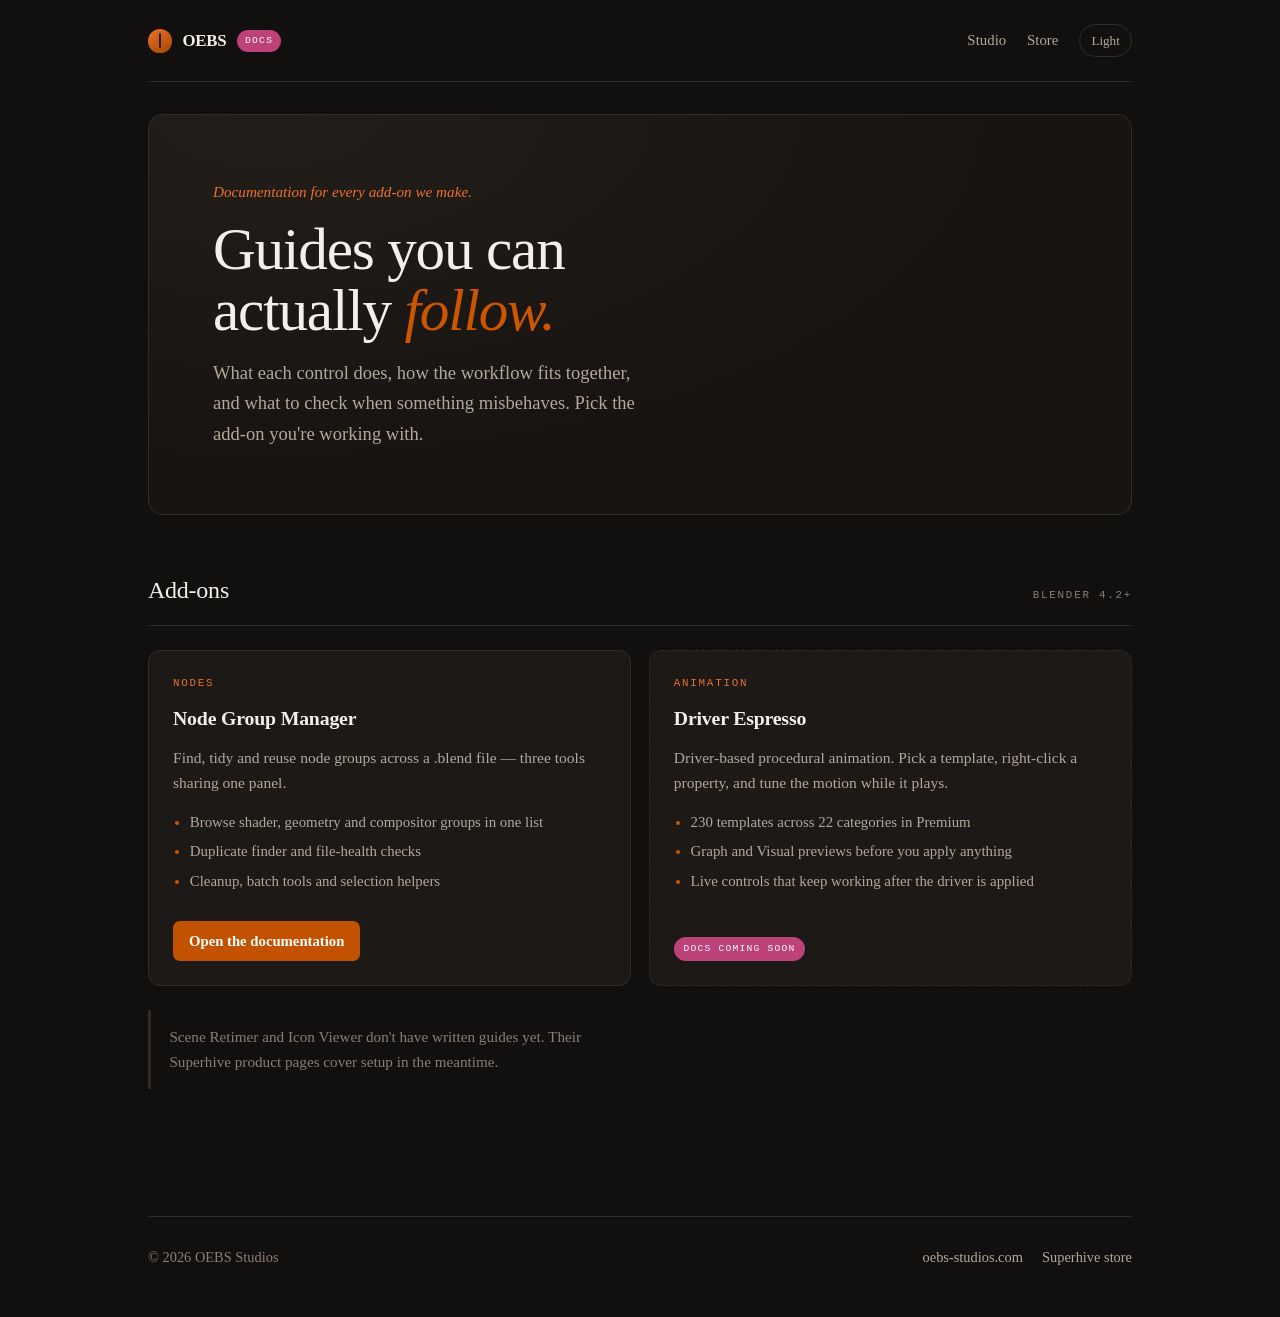
<file: index.html>
<!doctype html>
<html lang="en">
<head>
<meta charset="utf-8">
<meta name="viewport" content="width=device-width,initial-scale=1">
<title>OEBS Docs &mdash; Blender Add-on Documentation</title>
<meta name="description" content="Documentation for OEBS Studios Blender add-ons: Node Group Manager, Driver Espresso and more. Pick the add-on you are working with.">
<link rel="canonical" href="https://docs.oebs-studios.com/">
<meta property="og:type" content="website">
<meta property="og:site_name" content="OEBS Docs">
<meta property="og:title" content="OEBS Docs &mdash; Blender Add-on Documentation">
<meta property="og:description" content="Documentation for OEBS Studios Blender add-ons. Pick the add-on you are working with.">
<meta property="og:url" content="https://docs.oebs-studios.com/">
<meta name="twitter:card" content="summary">
<style>
  /* Tokens lifted from the documentation site so the two read as one brand. */
  :root{
    --o:#CC5500; --oLo:#A84600; --oHi:#E8722A; --btn:#C25100;
    --brand:#BD4279; --brandText:#C86491;
    --bg:#12100E; --bgHi:#171411; --sf:#1D1916; --sfHi:#231E1A;
    --bd:#332B25; --tx:#F4EFEA; --mu:#B3A79C; --dim:#8A7E74;
  }
  :root[data-theme="light"]{
    --bg:#FBF7F2; --bgHi:#F3ECE3; --sf:#FFFFFF; --sfHi:#F6EFE6;
    --bd:#E0D3C2; --tx:#1D1915; --mu:#4B423A; --dim:#77695C;
    --oHi:#A84600; --brandText:#A03866;
  }
  html{color-scheme:dark}
  :root[data-theme="light"]{color-scheme:light}

  *{box-sizing:border-box}
  body{
    margin:0;background:var(--bg);color:var(--mu);
    font:16px/1.65 Georgia,'Times New Roman',serif;
    -webkit-font-smoothing:antialiased;
    transition:background-color .18s ease,color .18s ease;
  }
  .wrap{max-width:64rem;margin:0 auto;padding-inline:20px}
  a{color:var(--oHi)}
  a:focus-visible,button:focus-visible{outline:2px solid var(--o);outline-offset:3px;border-radius:3px}

  .mono{
    font-family:ui-monospace,Menlo,Consolas,monospace;
    font-size:.68rem;letter-spacing:.16em;text-transform:uppercase;
  }

  /* ---------- masthead ---------- */
  header.site{
    display:flex;align-items:center;justify-content:space-between;gap:1rem;
    padding-block:1.5rem;border-bottom:1px solid var(--bd);
  }
  .wordmark{display:flex;align-items:center;gap:.65rem;text-decoration:none;color:var(--tx)}
  .bean{
    width:1.5rem;height:1.5rem;flex:none;border-radius:50% 50% 48% 48%;
    background:linear-gradient(150deg,var(--oHi),var(--oLo));position:relative;
  }
  .bean::after{
    content:"";position:absolute;inset:18% 46%;border-radius:2px;
    background:var(--bg);opacity:.85;
  }
  .wordmark b{font-size:1.05rem;letter-spacing:-.01em;font-weight:700}
  .badge{
    font-family:ui-monospace,Menlo,Consolas,monospace;font-size:.6rem;
    letter-spacing:.14em;text-transform:uppercase;color:#fff;
    background:var(--brand);border-radius:999px;padding:.2rem .5rem;
  }
  nav.site{display:flex;gap:1.3rem;align-items:center}
  nav.site a{color:var(--mu);text-decoration:none;font-size:.93rem}
  nav.site a:hover{color:var(--tx)}
  #theme{
    background:transparent;border:1px solid var(--bd);border-radius:999px;
    color:var(--mu);padding:.3rem .7rem;font:inherit;font-size:.82rem;cursor:pointer;
  }
  #theme:hover{color:var(--tx);border-color:var(--oHi)}

  /* ---------- hero ---------- */
  .hero{
    margin-top:2rem;padding:clamp(2.5rem,6vw,4rem);border-radius:14px;
    background:radial-gradient(120% 140% at 12% 0%,var(--sfHi),var(--bgHi) 62%);
    border:1px solid var(--bd);
  }
  .kicker{color:var(--oHi);font-style:italic;font-size:.95rem;margin-bottom:.9rem;display:block}
  h1{
    font-size:clamp(2.2rem,6.4vw,3.7rem);line-height:1.04;letter-spacing:-.02em;
    color:var(--tx);margin:0 0 1rem;max-width:17ch;font-weight:400;text-wrap:balance;
  }
  h1 em{font-style:italic;color:var(--o)}
  .hero p{font-size:clamp(1.02rem,2.3vw,1.16rem);max-width:48ch;margin:0}
  .facts{display:flex;flex-wrap:wrap;gap:.45rem;margin-top:1.8rem}
  .fact{border:1px solid var(--bd);border-radius:999px;padding:.3rem .75rem;color:var(--dim);background:var(--sf)}

  /* ---------- sections ---------- */
  section{padding-block:clamp(2.5rem,6vw,3.5rem)}
  .sec-head{
    display:flex;align-items:baseline;justify-content:space-between;gap:1rem;
    padding-bottom:.9rem;margin-bottom:1.5rem;border-bottom:1px solid var(--bd);
  }
  .sec-head h2{font-size:1.5rem;color:var(--tx);margin:0;font-weight:400;letter-spacing:-.01em}
  .sec-head .mono{color:var(--dim)}

  /* ---------- products ---------- */
  .products{display:grid;gap:1rem;grid-template-columns:repeat(auto-fit,minmax(17.5rem,1fr))}
  .product{
    background:var(--sf);border:1px solid var(--bd);border-radius:12px;
    padding:1.45rem;display:flex;flex-direction:column;gap:.55rem;
    transition:border-color .15s ease;
  }
  .product:hover{border-color:var(--oLo)}
  .product-top{display:flex;align-items:flex-start;justify-content:space-between;gap:.8rem}
  .product h3{font-size:1.18rem;color:var(--tx);margin:0;font-weight:700;letter-spacing:-.01em}
  .price{
    font-family:ui-monospace,Menlo,Consolas,monospace;font-size:.86rem;
    color:var(--tx);white-space:nowrap;font-variant-numeric:tabular-nums;
  }
  .price.soon{
    font-size:.6rem;letter-spacing:.13em;text-transform:uppercase;
    color:#fff;background:var(--brand);border-radius:999px;padding:.25rem .55rem;
  }
  .product p{margin:0;font-size:.96rem;flex:1}
  .editions{display:flex;flex-wrap:wrap;gap:.35rem;margin-top:.25rem}
  .editions span{
    font-family:ui-monospace,Menlo,Consolas,monospace;font-size:.66rem;
    color:var(--dim);border:1px dashed var(--bd);border-radius:4px;padding:.18rem .45rem;
  }
  .links{display:flex;flex-wrap:wrap;gap:.45rem;margin-top:.75rem}
  .links a{
    text-decoration:none;font-size:.9rem;font-weight:700;padding:.45rem .9rem;
    border-radius:7px;border:1px solid var(--bd);color:var(--tx);
  }
  .links a.primary{background:var(--btn);border-color:var(--btn);color:#fff}
  .links a.primary:hover{background:var(--o);border-color:var(--o)}
  .links a:not(.primary):hover{border-color:var(--oHi);color:var(--oHi)}

  /* ---------- about ---------- */
  .about{display:grid;gap:1.6rem 3rem;grid-template-columns:repeat(auto-fit,minmax(16rem,1fr));align-items:start}
  .about h3{font-size:1.03rem;color:var(--tx);margin:0 0 .35rem;font-weight:700}
  .about p{margin:0;font-size:.96rem}

  /* ---------- footer ---------- */
  footer.site{
    margin-top:clamp(2rem,5vw,3.5rem);padding-block:1.8rem 3rem;border-top:1px solid var(--bd);
    display:flex;flex-wrap:wrap;gap:.8rem 2rem;align-items:center;justify-content:space-between;
  }
  footer.site p{margin:0;font-size:.9rem;color:var(--dim)}
  footer.site .flinks{display:flex;flex-wrap:wrap;gap:1.2rem}
  footer.site a{color:var(--mu);text-decoration:none;font-size:.9rem}
  footer.site a:hover{color:var(--tx)}

  @media (max-width:540px){
    nav.site a.hide-sm{display:none}
    .hero{padding:1.8rem 1.4rem}
  }
</style>
<style>
  .cards{display:grid;gap:1.1rem;grid-template-columns:repeat(auto-fit,minmax(19rem,1fr))}
  .card{
    background:var(--sf);border:1px solid var(--bd);border-radius:12px;
    padding:1.5rem;display:flex;flex-direction:column;gap:.6rem;
    transition:border-color .15s ease;
  }
  .card:hover{border-color:var(--oLo)}
  .card.pending{border-style:dashed}
  .card .eyebrow{color:var(--oHi)}
  .card h3{font-size:1.24rem;color:var(--tx);margin:0;font-weight:700;letter-spacing:-.01em}
  .card p{margin:0;font-size:.97rem}
  .card ul{margin:.3rem 0 0;padding-left:1.05rem;font-size:.93rem;display:grid;gap:.3rem}
  .card li::marker{color:var(--o)}
  .card .foot{margin-top:auto;padding-top:1.1rem}
  .card .foot a{
    display:inline-block;text-decoration:none;font-weight:700;font-size:.92rem;
    padding:.5rem 1rem;border-radius:7px;background:var(--btn);color:#fff;
  }
  .card .foot a:hover{background:var(--o)}
  .card .soon{
    display:inline-block;font-family:ui-monospace,Menlo,Consolas,monospace;
    font-size:.6rem;letter-spacing:.13em;text-transform:uppercase;
    color:#fff;background:var(--brand);border-radius:999px;padding:.26rem .6rem;
  }
  .note{
    margin-top:1.5rem;padding:.9rem 1.15rem;border-left:3px solid var(--bd);
    font-size:.95rem;color:var(--dim);max-width:62ch;
  }
</style>
</head>
<body>
<div class="wrap">

  <header class="site">
    <a class="wordmark" href="/">
      <span class="bean" aria-hidden="true"></span>
      <b>OEBS</b><span class="badge">Docs</span>
    </a>
    <nav class="site">
      <a href="https://oebs-studios.com/">Studio</a>
      <a href="https://superhivemarket.com/creators/oebs-studios">Store</a>
      <button id="theme" type="button" aria-pressed="false">Light</button>
    </nav>
  </header>

  <div class="hero">
    <span class="kicker">Documentation for every add-on we make.</span>
    <h1>Guides you can actually <em>follow.</em></h1>
    <p>What each control does, how the workflow fits together, and what to check when something misbehaves. Pick the add-on you're working with.</p>
  </div>

  <section>
    <div class="sec-head">
      <h2>Add-ons</h2>
      <span class="mono">Blender 4.2+</span>
    </div>

    <div class="cards">

      <article class="card">
        <span class="eyebrow mono">Nodes</span>
        <h3>Node Group Manager</h3>
        <p>Find, tidy and reuse node groups across a .blend file &mdash; three tools sharing one panel.</p>
        <ul>
          <li>Browse shader, geometry and compositor groups in one list</li>
          <li>Duplicate finder and file-health checks</li>
          <li>Cleanup, batch tools and selection helpers</li>
        </ul>
        <div class="foot"><a href="NodeGroupManager/">Open the documentation</a></div>
      </article>

      <article class="card pending">
        <span class="eyebrow mono">Animation</span>
        <h3>Driver Espresso</h3>
        <p>Driver-based procedural animation. Pick a template, right-click a property, and tune the motion while it plays.</p>
        <ul>
          <li>230 templates across 22 categories in Premium</li>
          <li>Graph and Visual previews before you apply anything</li>
          <li>Live controls that keep working after the driver is applied</li>
        </ul>
        <div class="foot"><span class="soon">Docs coming soon</span></div>
      </article>

    </div>

    <p class="note">Scene Retimer and Icon Viewer don't have written guides yet. Their Superhive product pages cover setup in the meantime.</p>
  </section>

  <footer class="site">
    <p>&copy; 2026 OEBS Studios</p>
    <div class="flinks">
      <a href="https://oebs-studios.com/">oebs-studios.com</a>
      <a href="https://superhivemarket.com/creators/oebs-studios">Superhive store</a>
    </div>
  </footer>

</div>
<script>
  // Matches the documentation site: dark by default, manual light toggle, remembered.
  (function(){
    var root = document.documentElement, btn = document.getElementById('theme');
    function paint(light){
      if(light){ root.setAttribute('data-theme','light'); }
      else { root.removeAttribute('data-theme'); }
      btn.textContent = light ? 'Dark' : 'Light';
      btn.setAttribute('aria-pressed', light ? 'true' : 'false');
    }
    var saved = null;
    try { saved = localStorage.getItem('oebs-theme'); } catch(e){}
    paint(saved === 'light');
    btn.addEventListener('click', function(){
      var light = root.getAttribute('data-theme') !== 'light';
      paint(light);
      try { localStorage.setItem('oebs-theme', light ? 'light' : 'dark'); } catch(e){}
    });
  })();
</script>
</body>
</html>
</file>
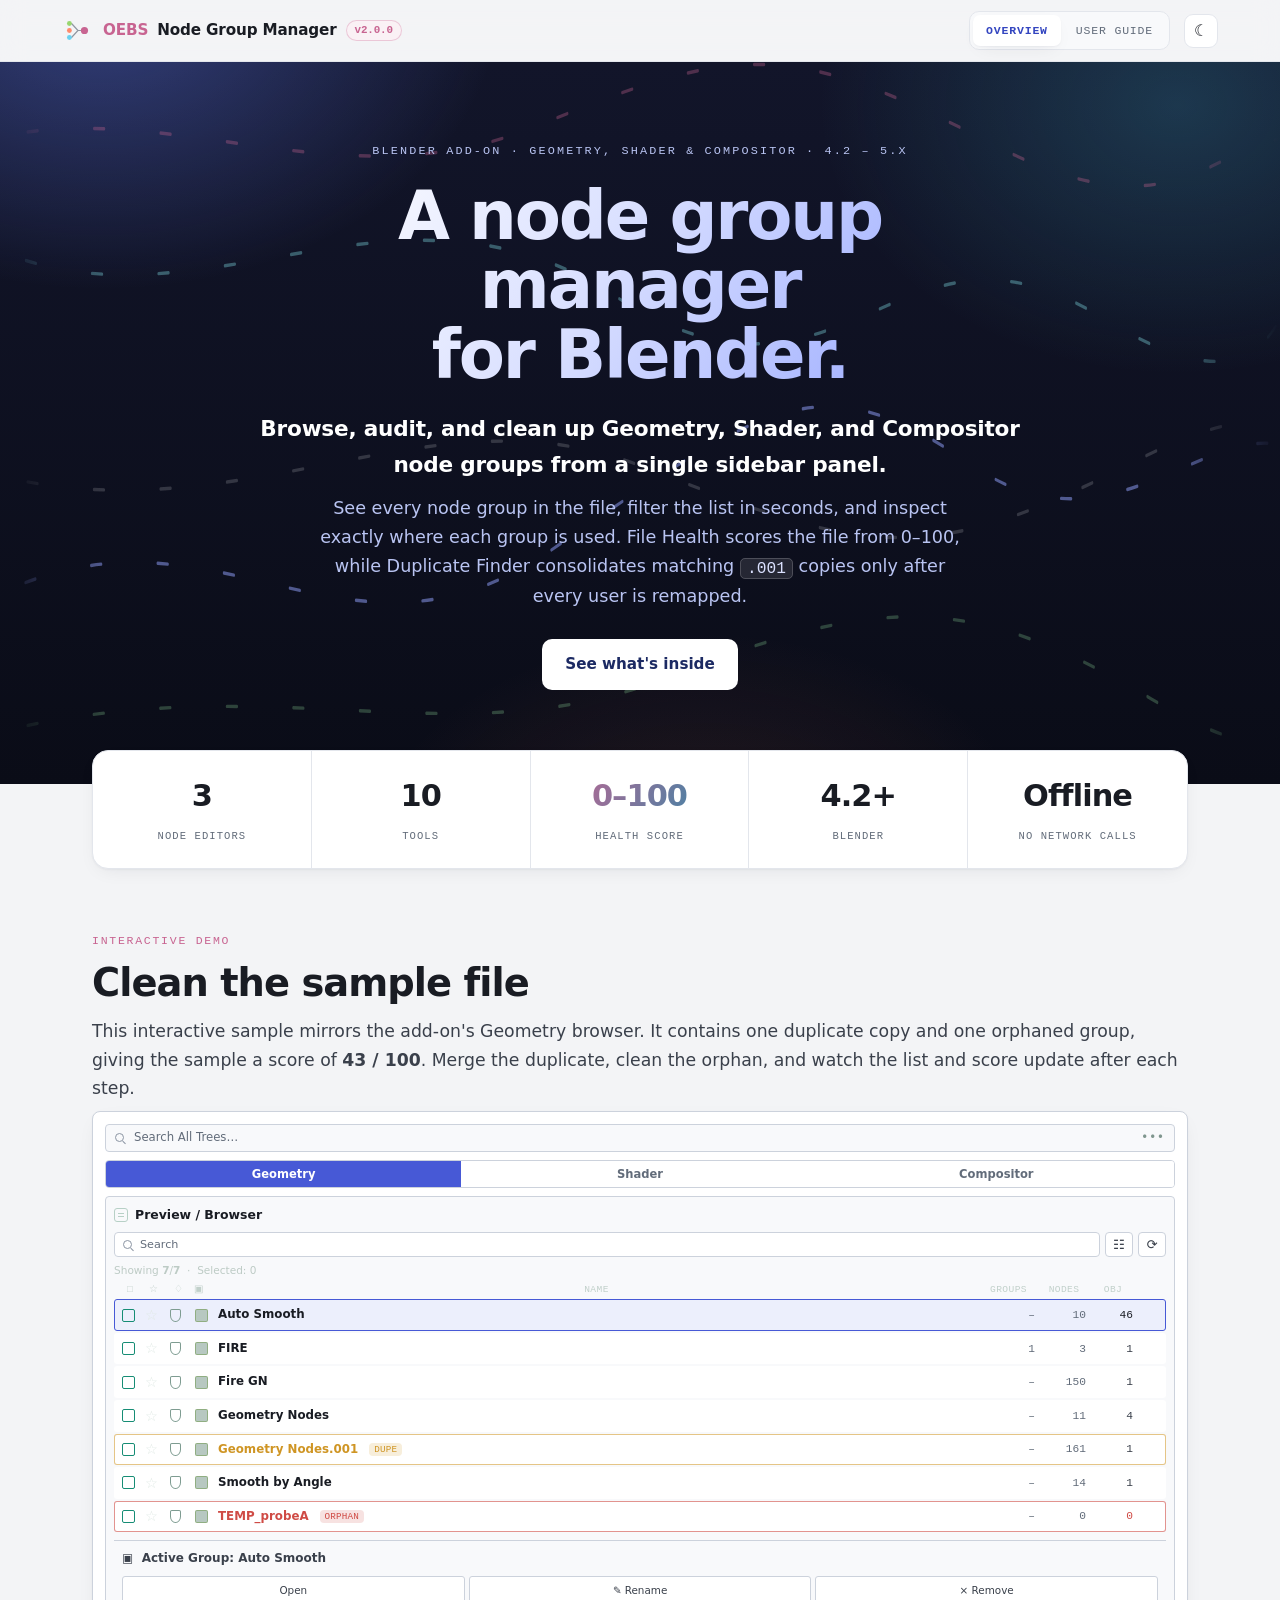
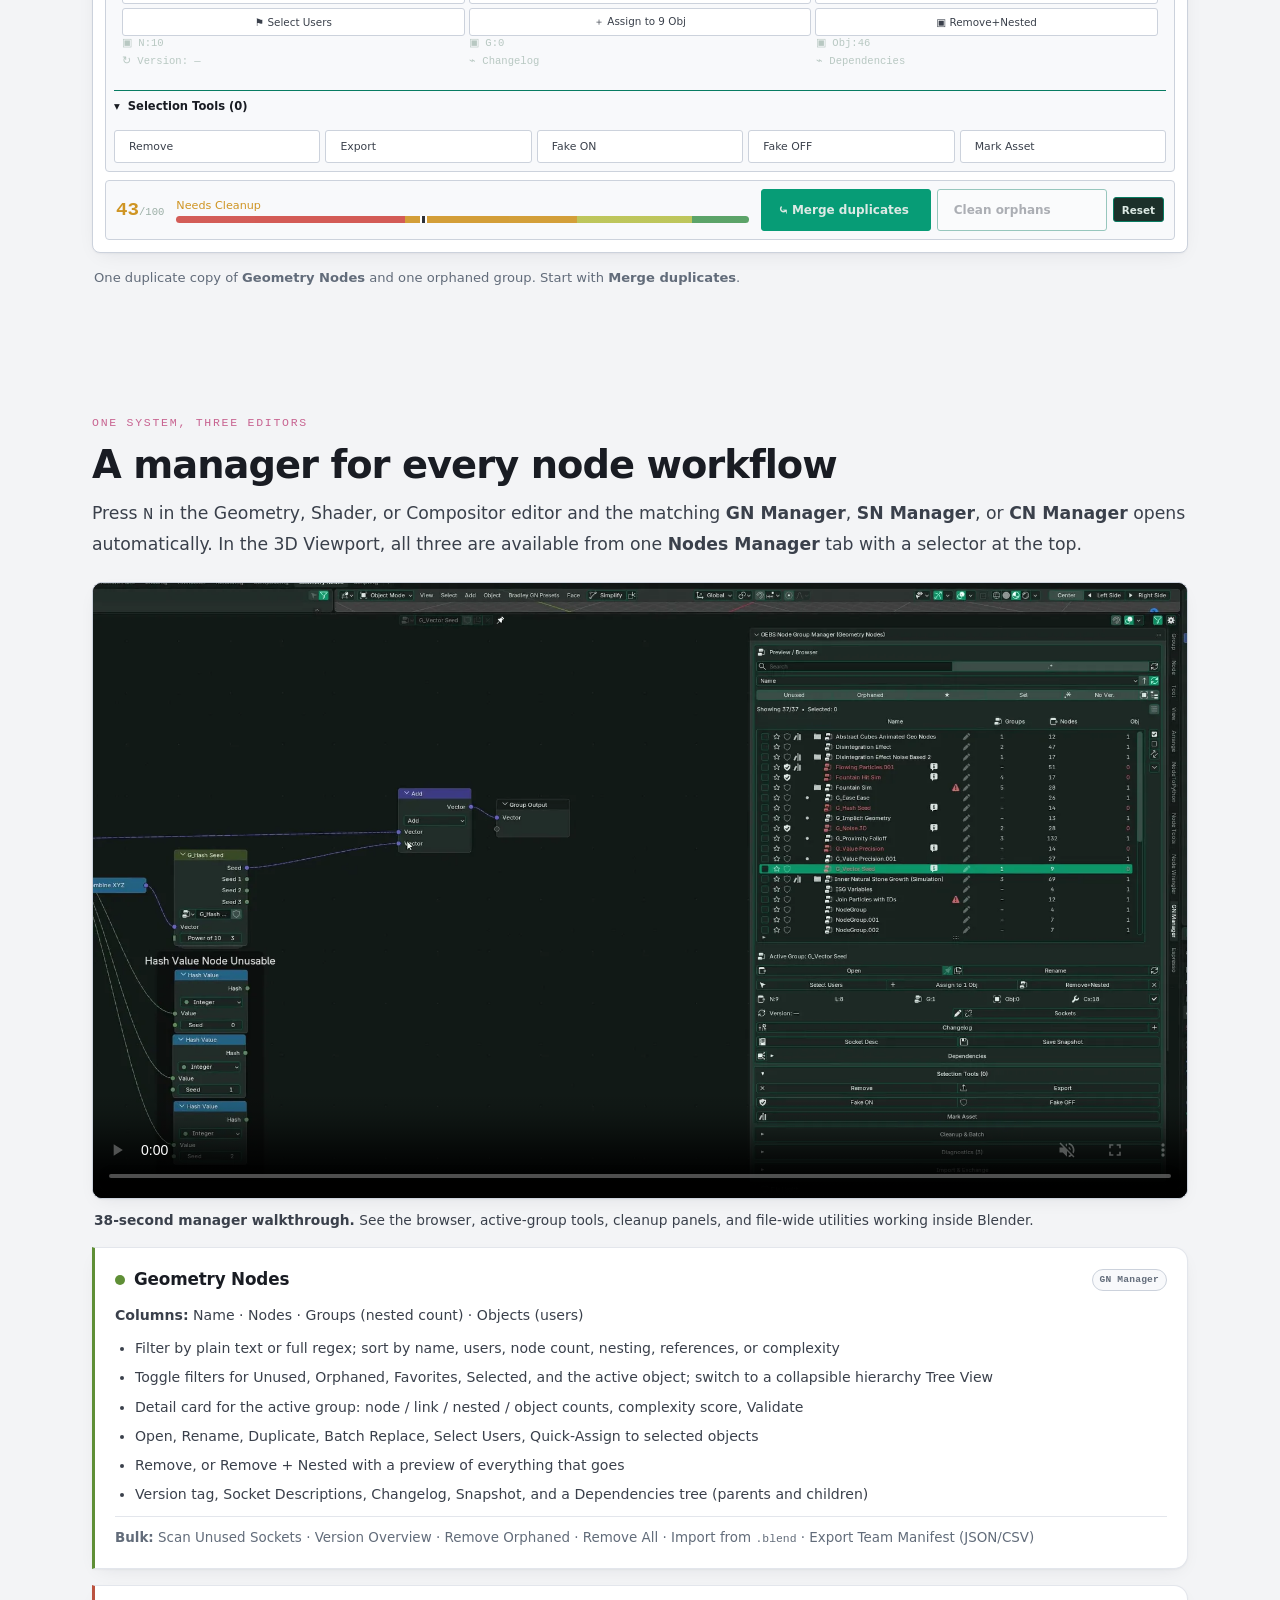
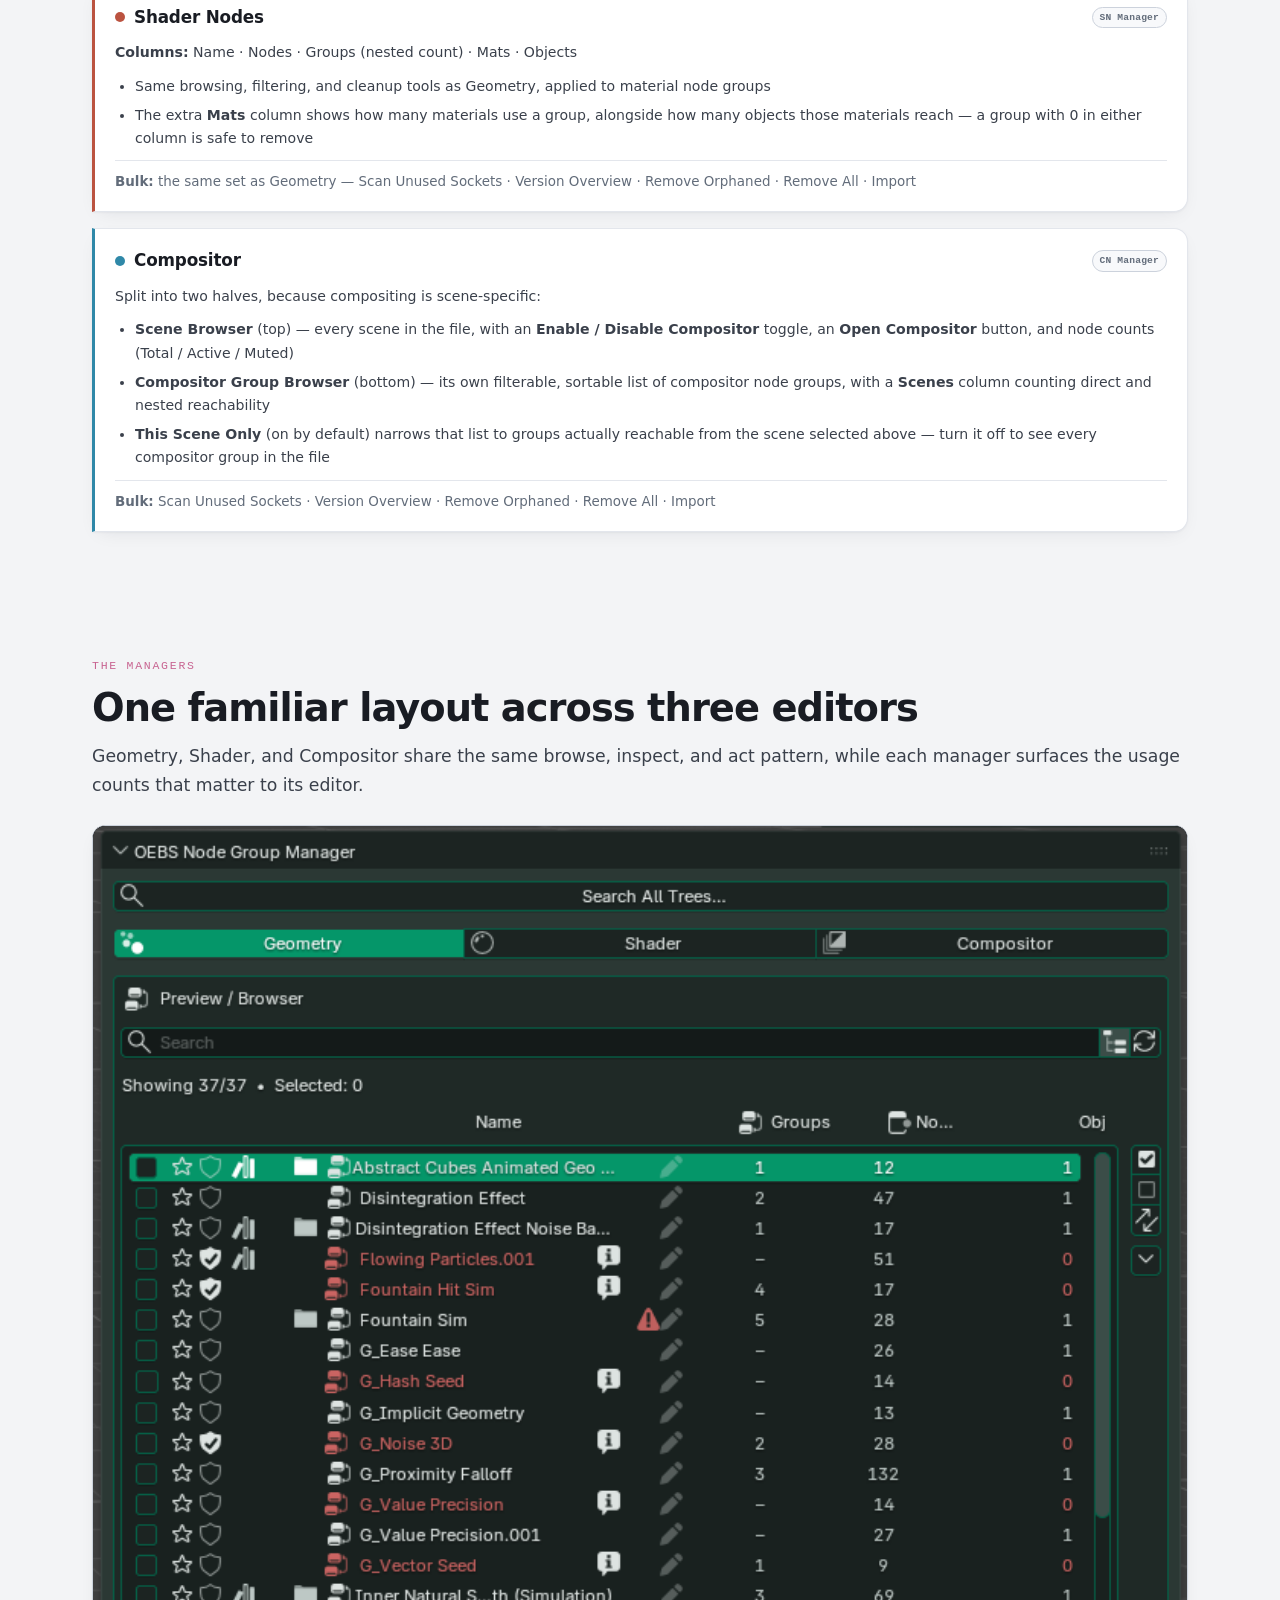
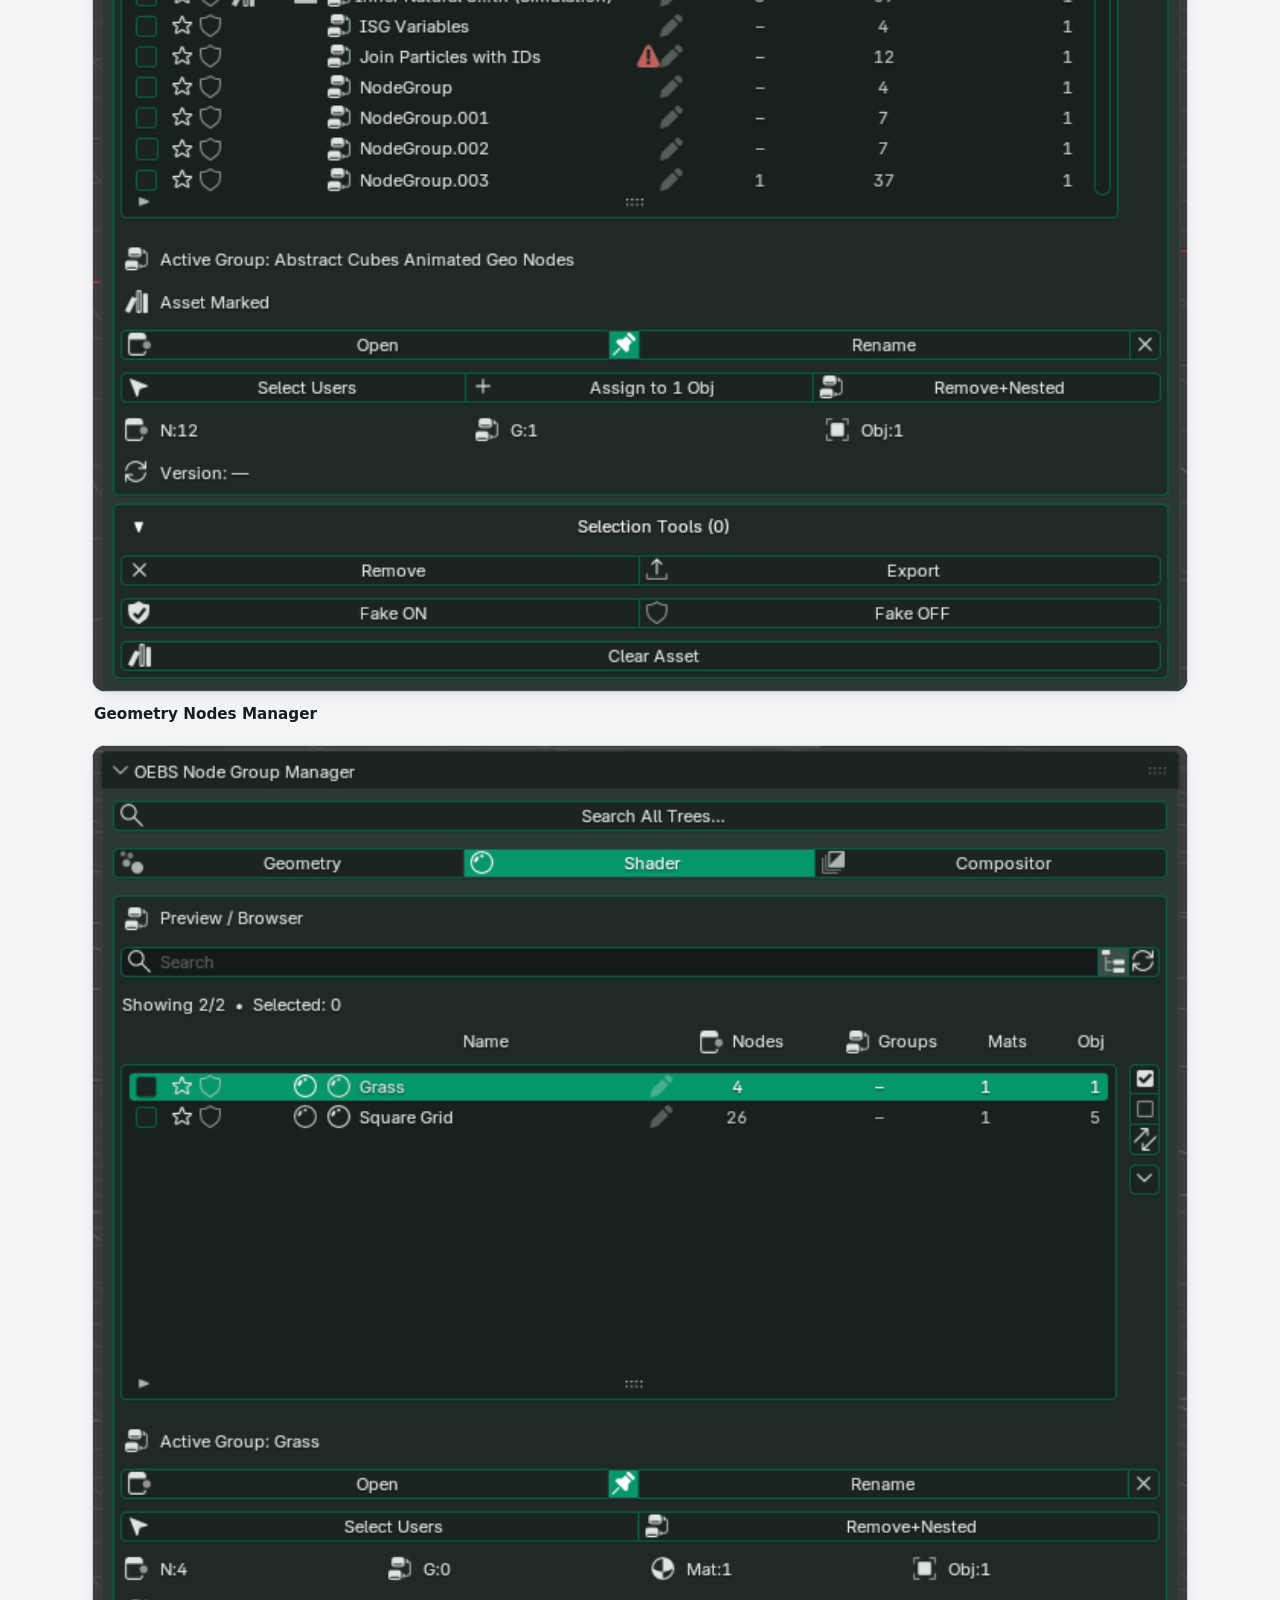
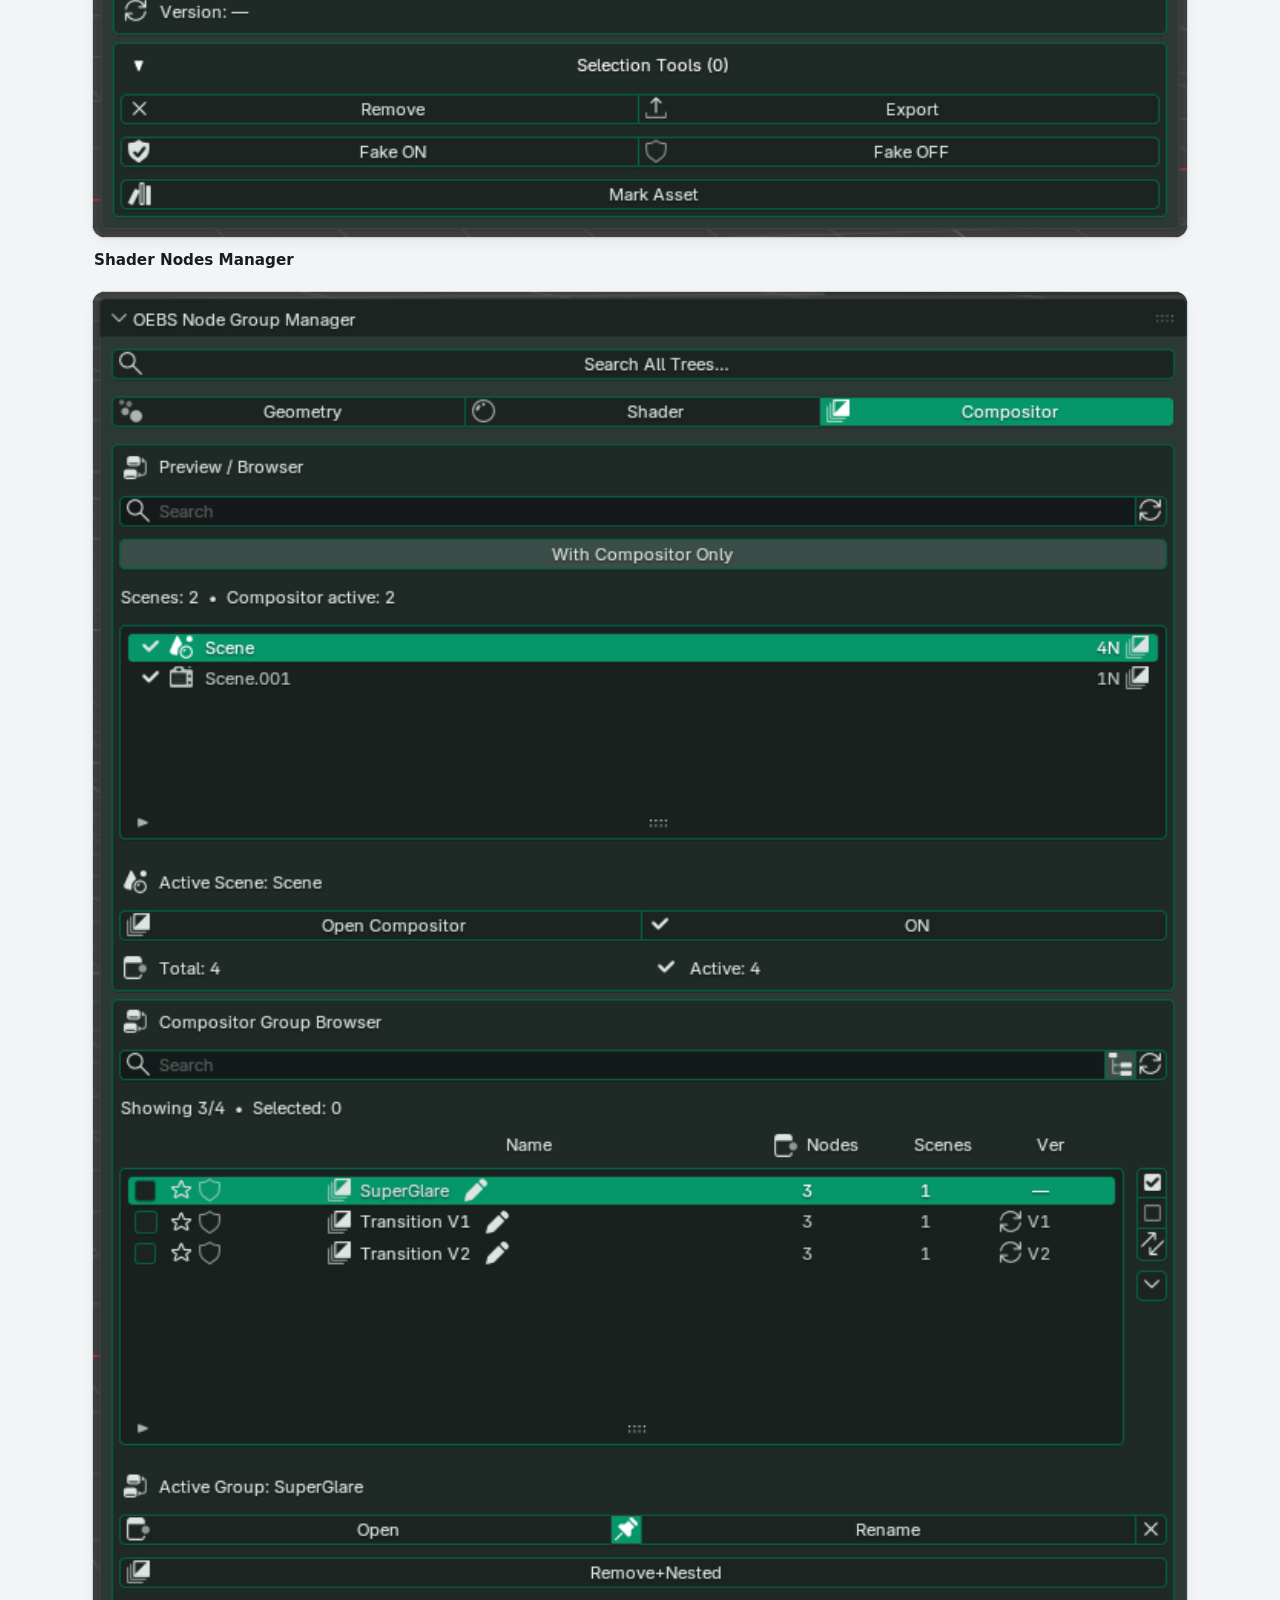
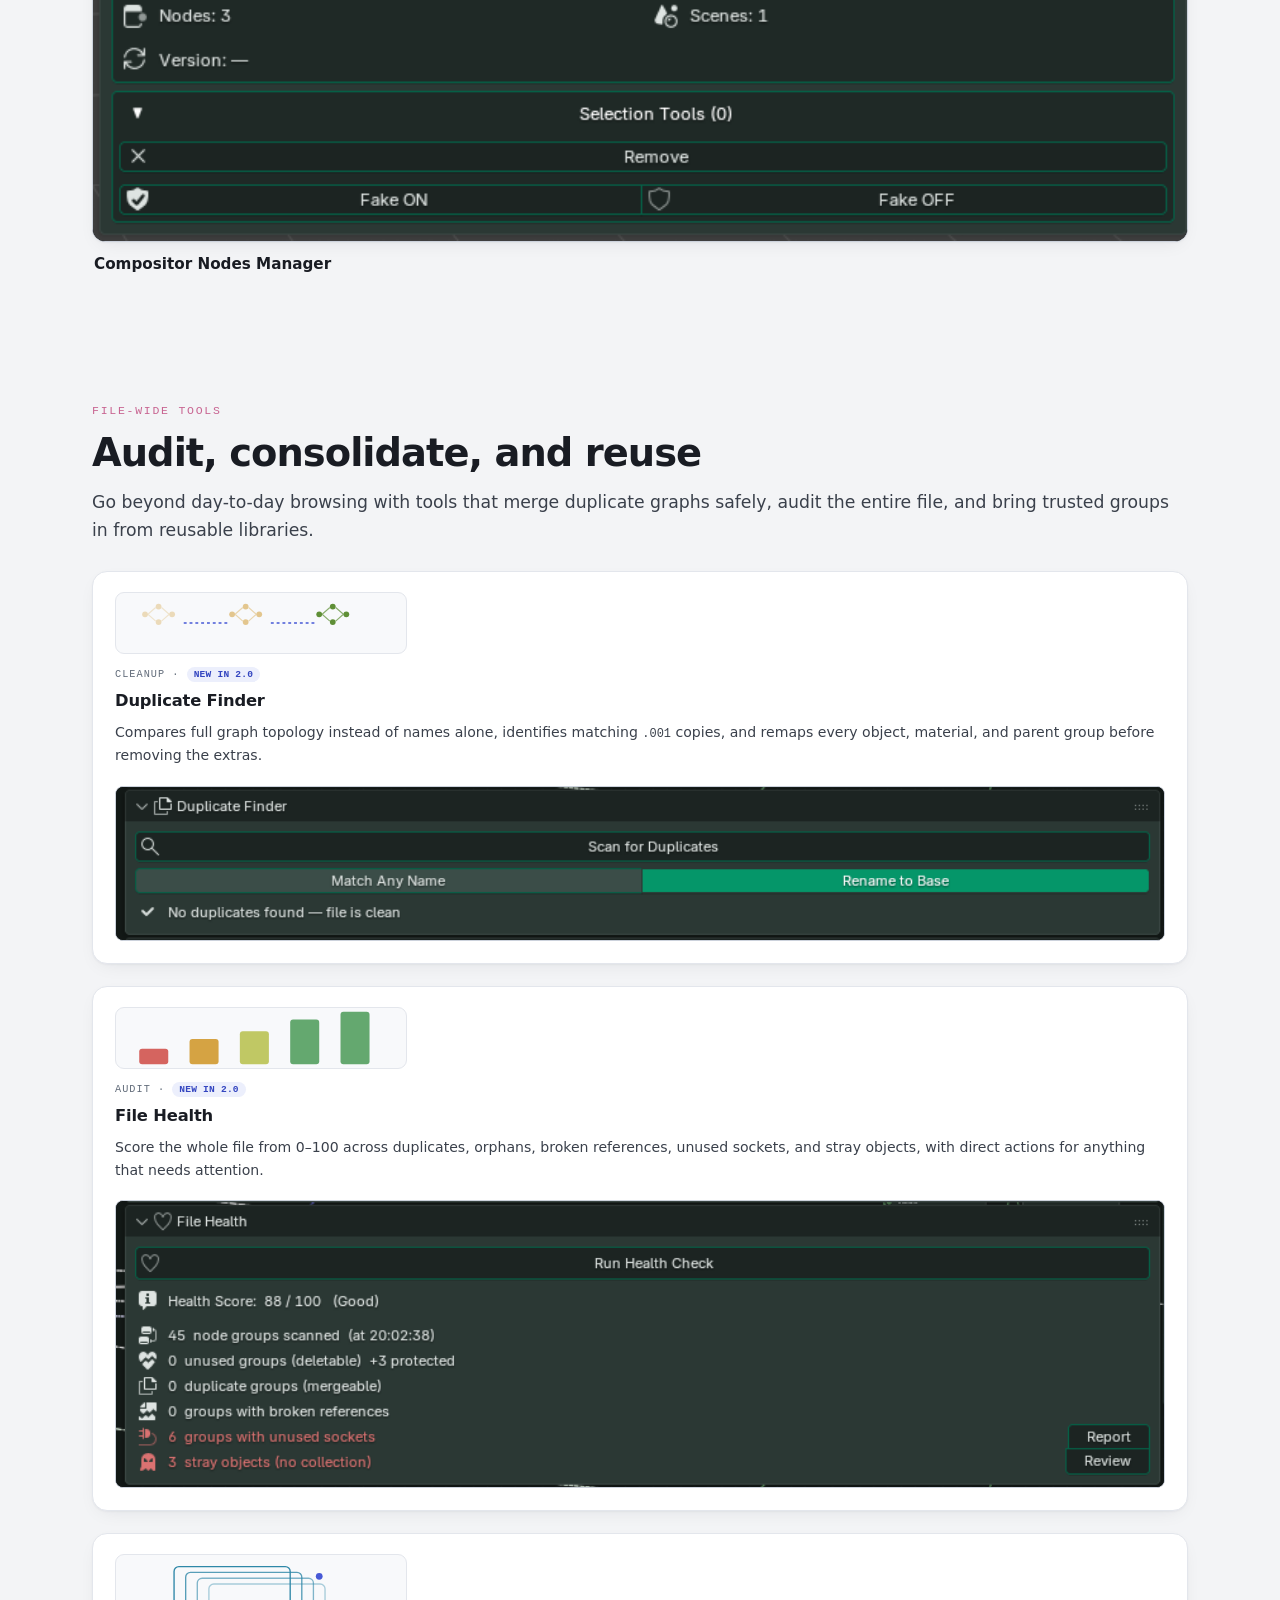
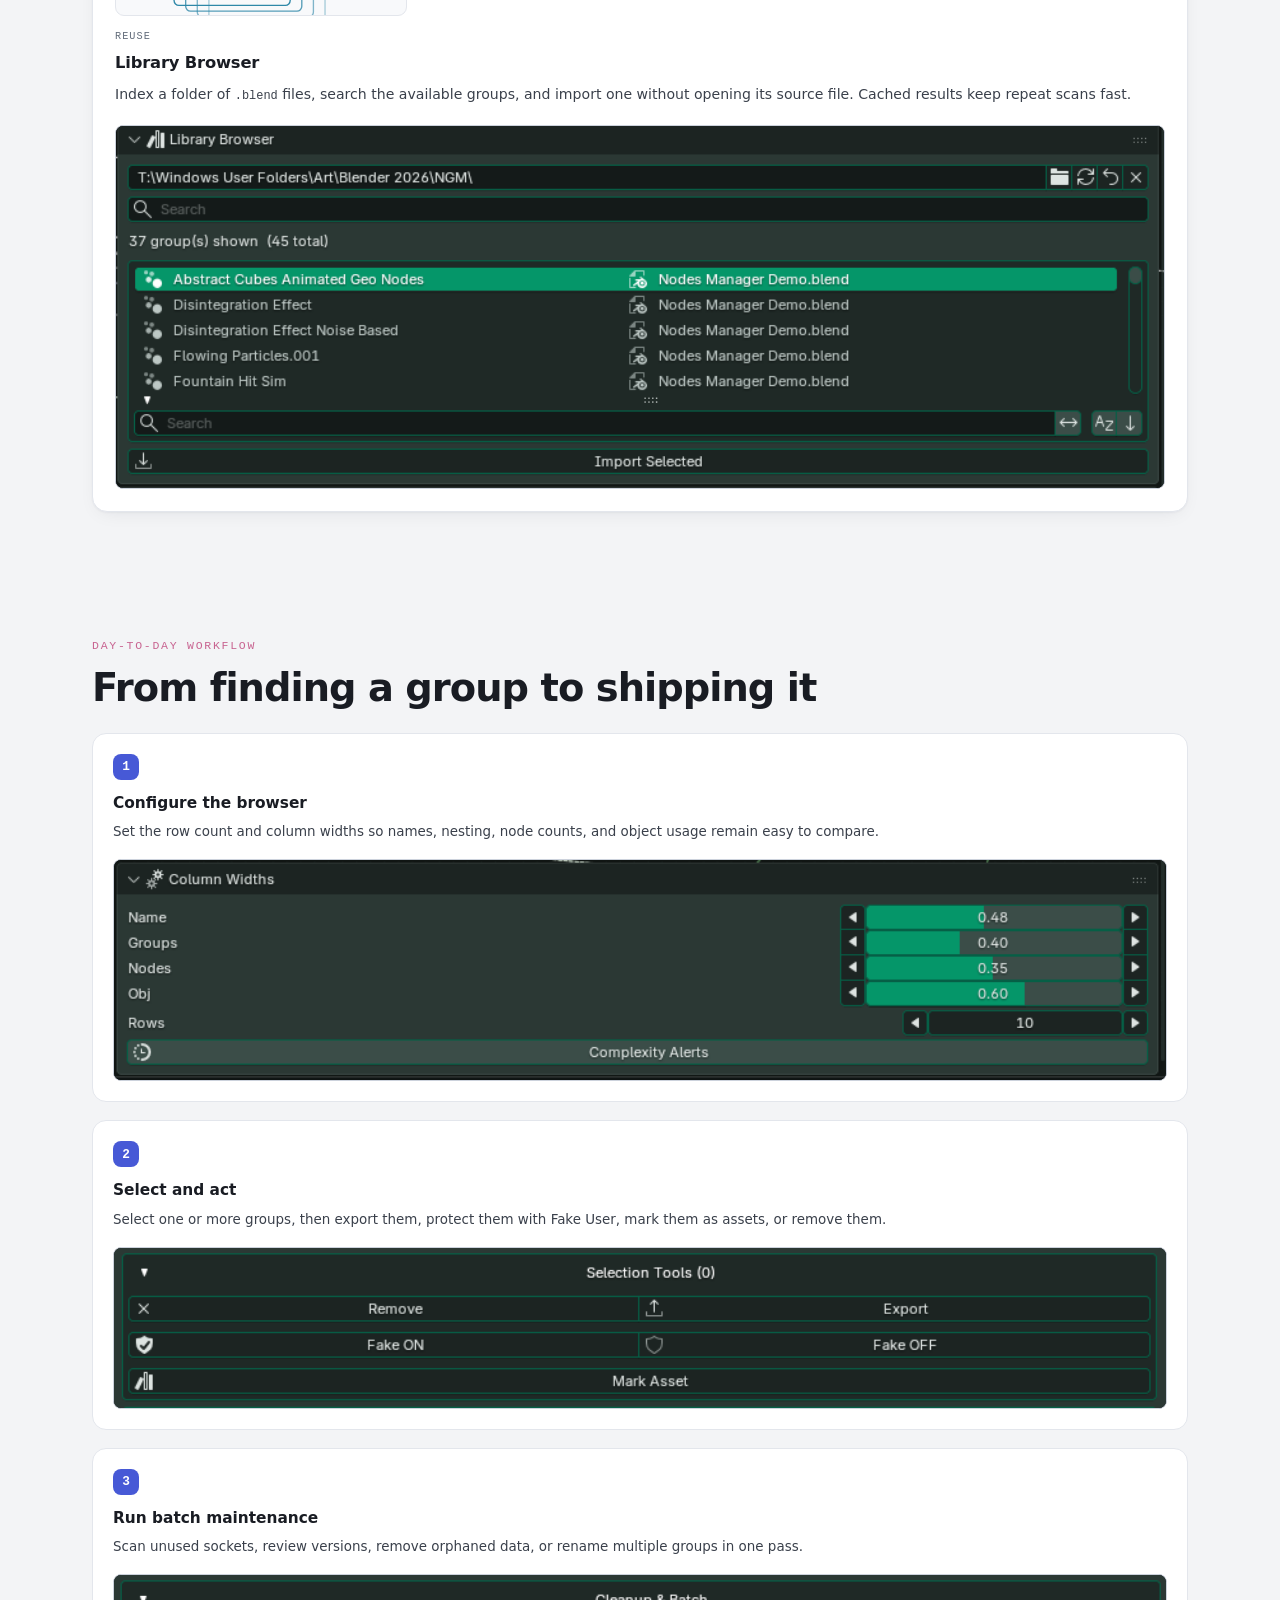
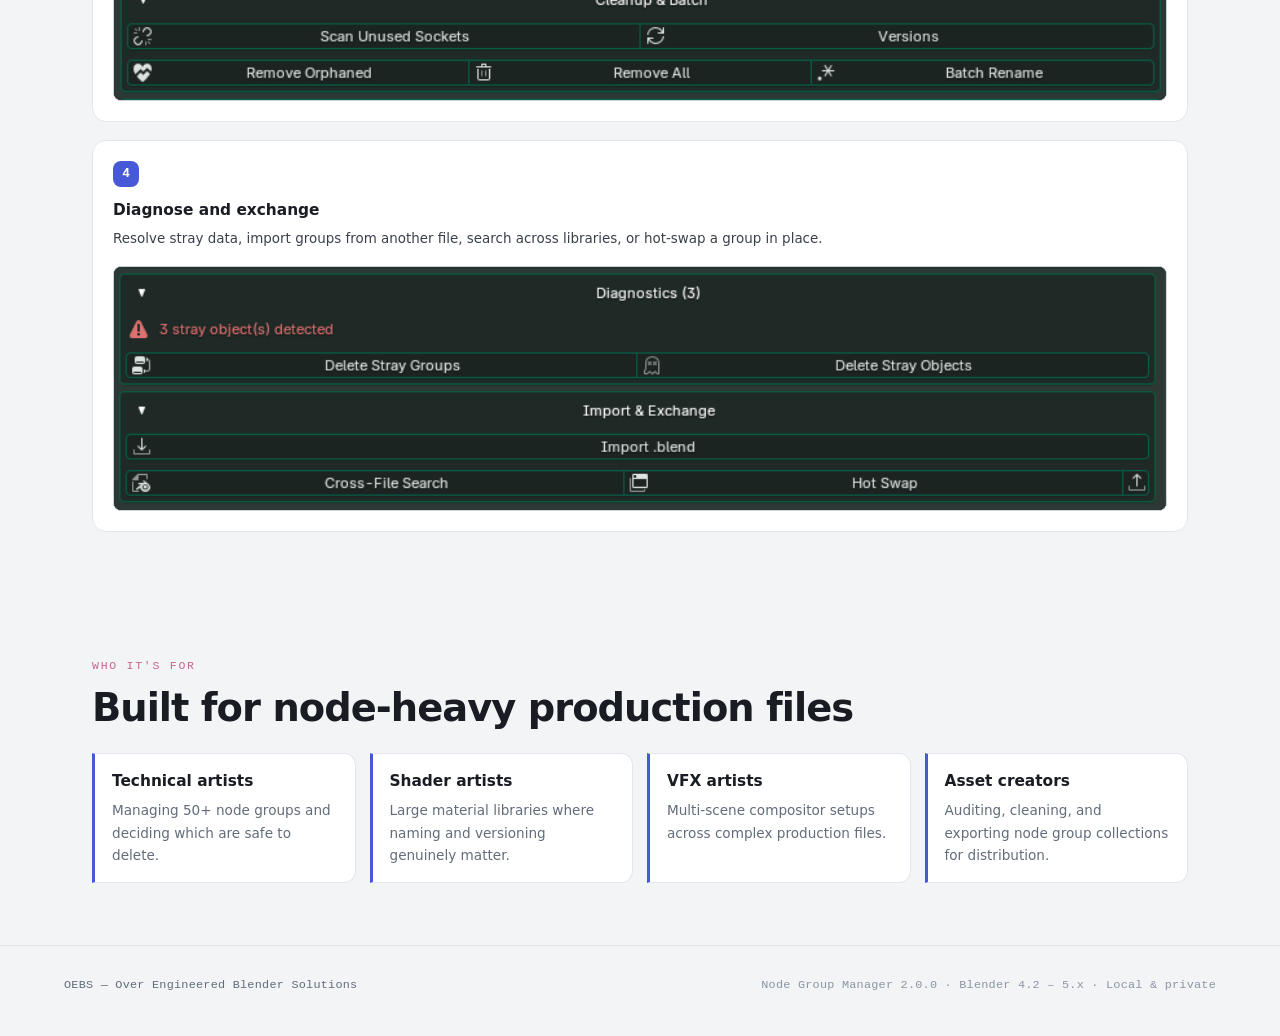
<file: NodeGroupManager/index.html>
<!DOCTYPE html>
<html lang="en">
<head>
<meta charset="utf-8">
<meta http-equiv="refresh" content="0; url=overview.html">
<link rel="canonical" href="overview.html">
<title>OEBS Node Group Manager 2.0 — Overview</title>
</head>
<body>
<p><a href="overview.html">Continue to the Overview</a></p>
<script>location.replace("overview.html");</script>
</body>
</html>
</file>
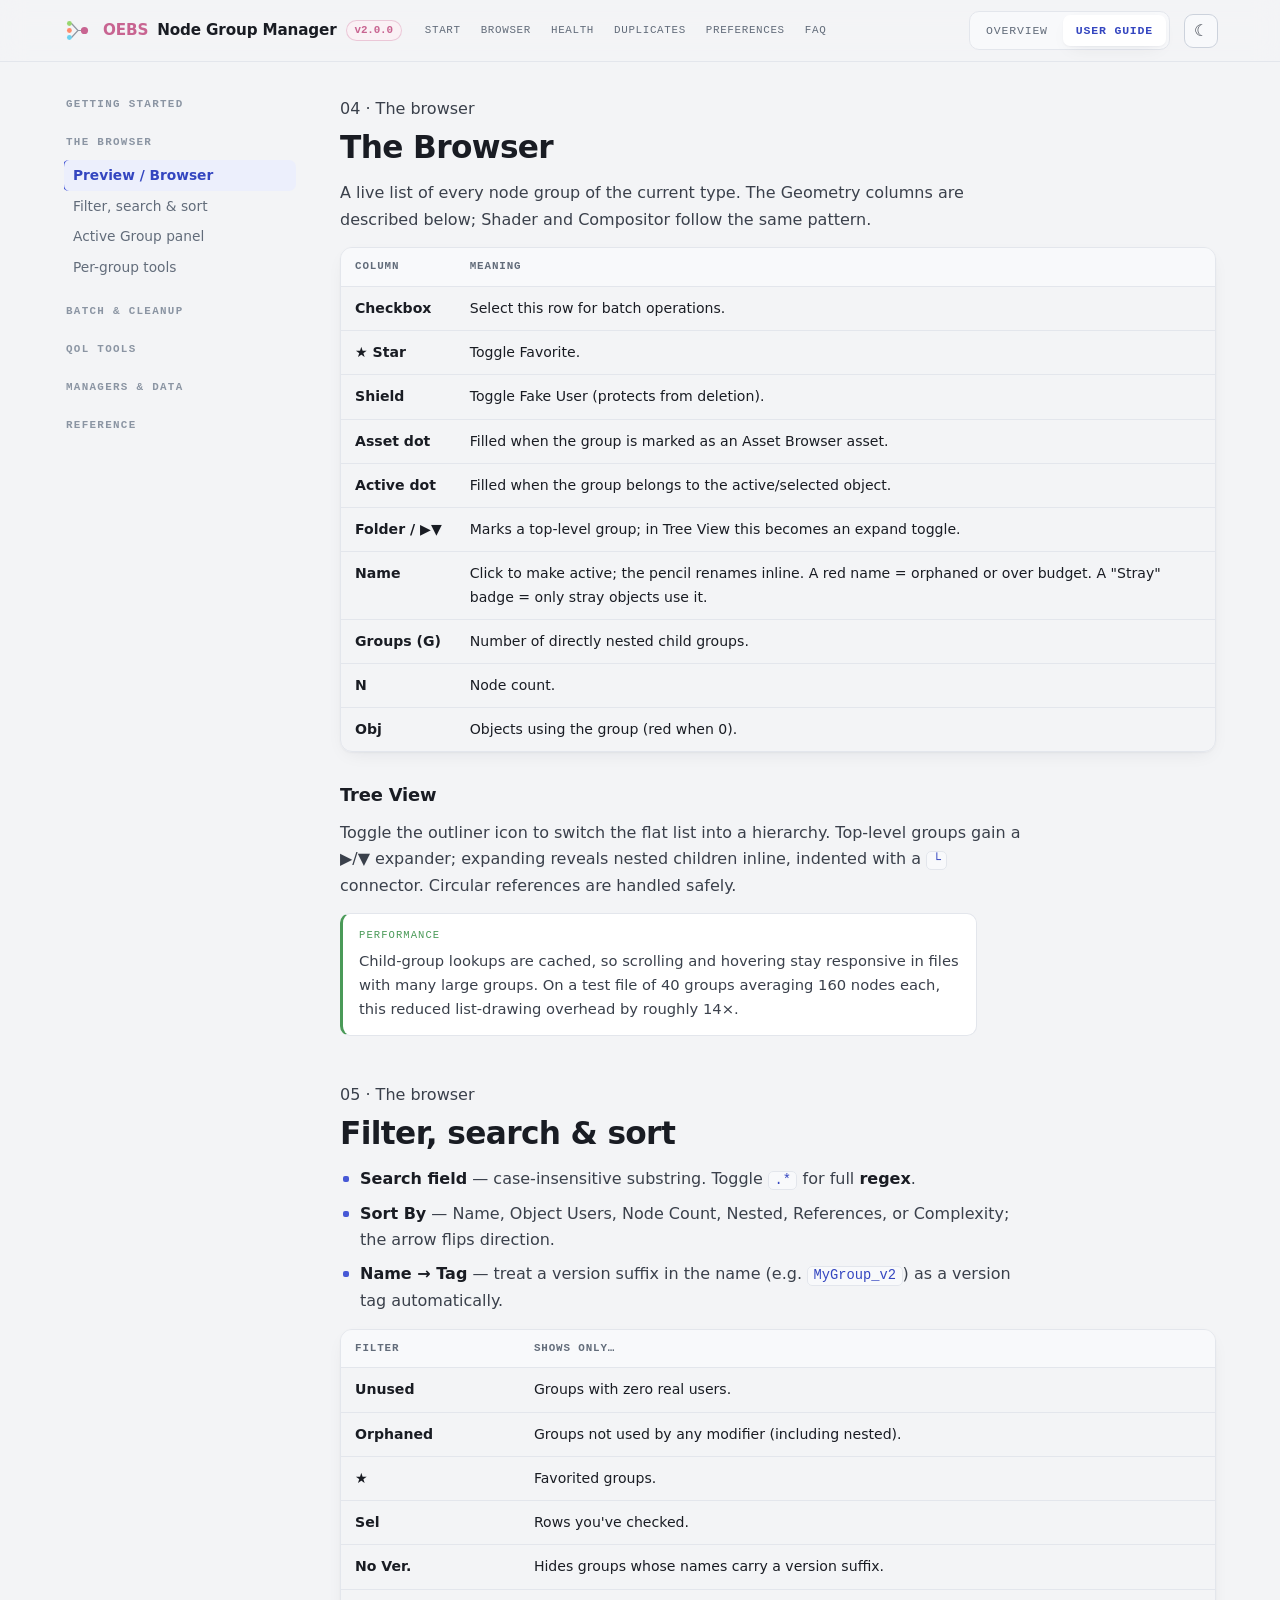
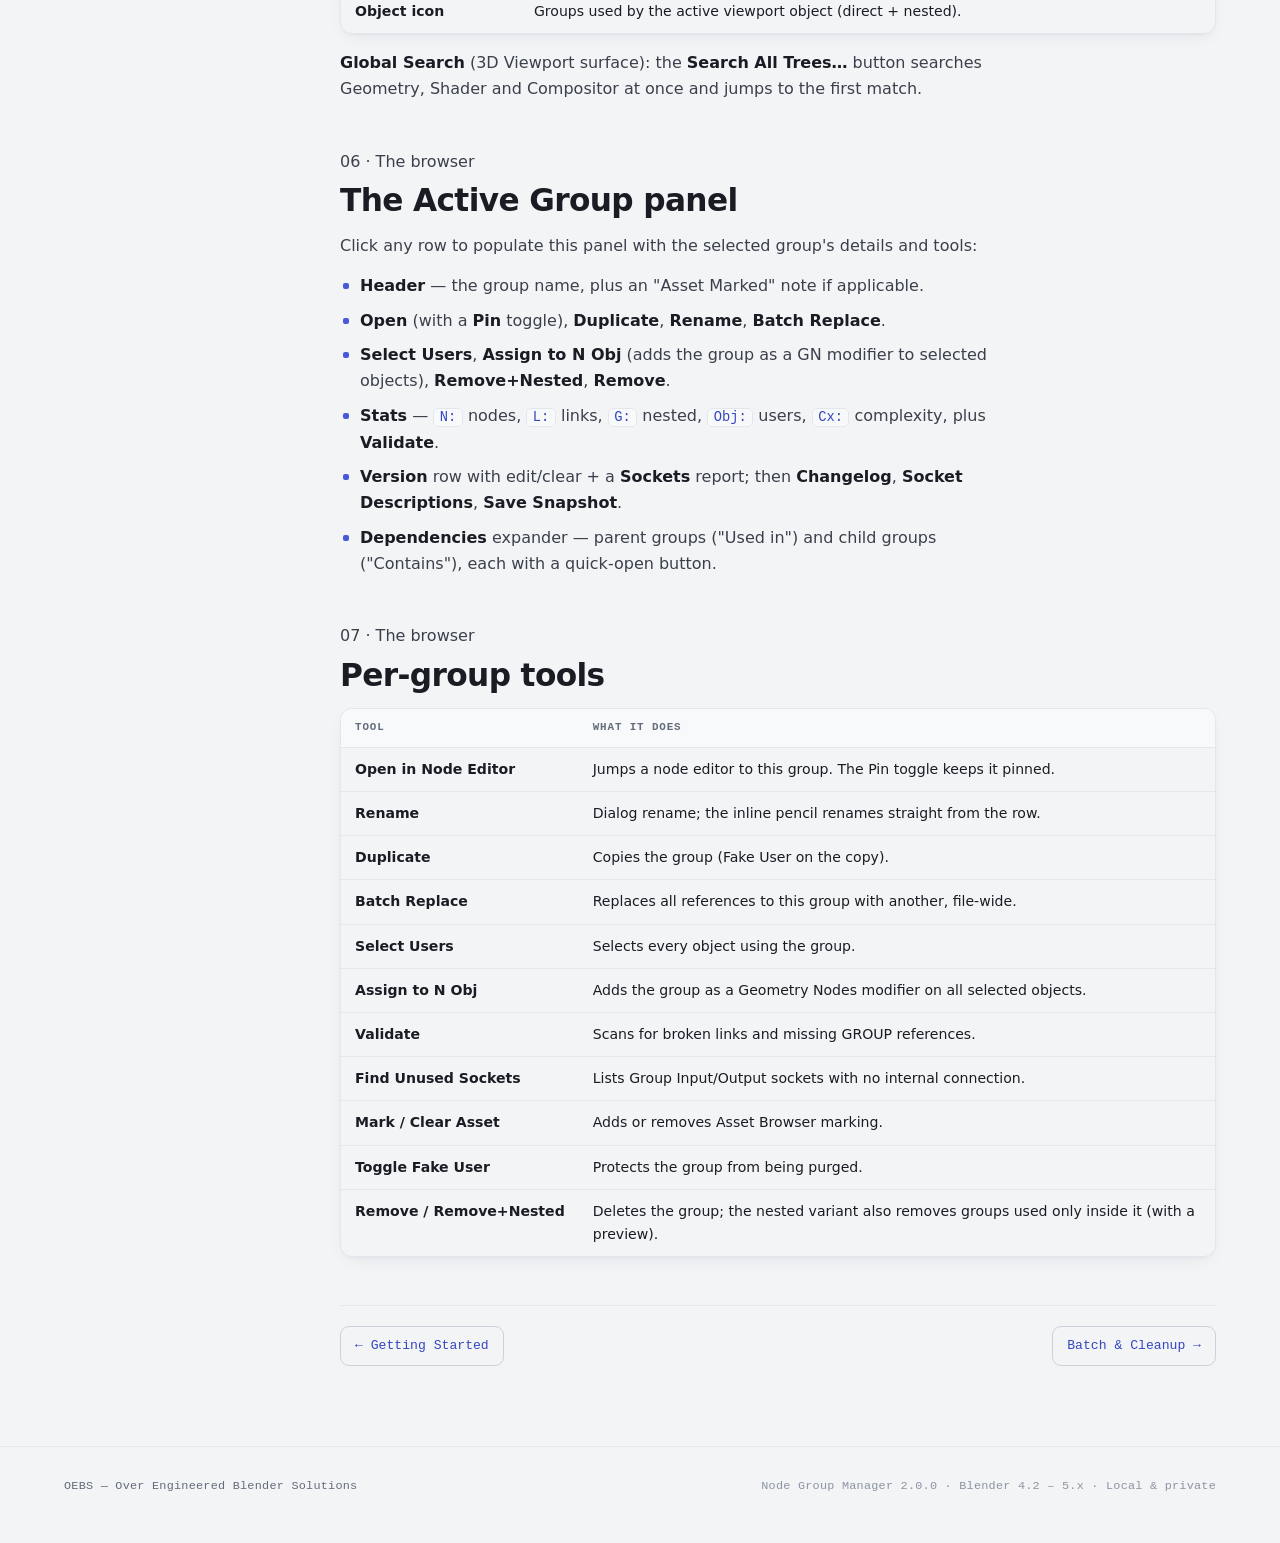
<file: browser.html>
<!doctype html>
<html lang="en">
<head>
<meta charset="utf-8">
<title>Moved — browser</title>
<link rel="canonical" href="NodeGroupManager/browser.html">
<meta name="robots" content="noindex">
<meta http-equiv="refresh" content="0; url=NodeGroupManager/browser.html">
</head>
<body>
<p>This page has moved to <a href="NodeGroupManager/browser.html">NodeGroupManager/browser.html</a>.</p>
</body>
</html>
</file>
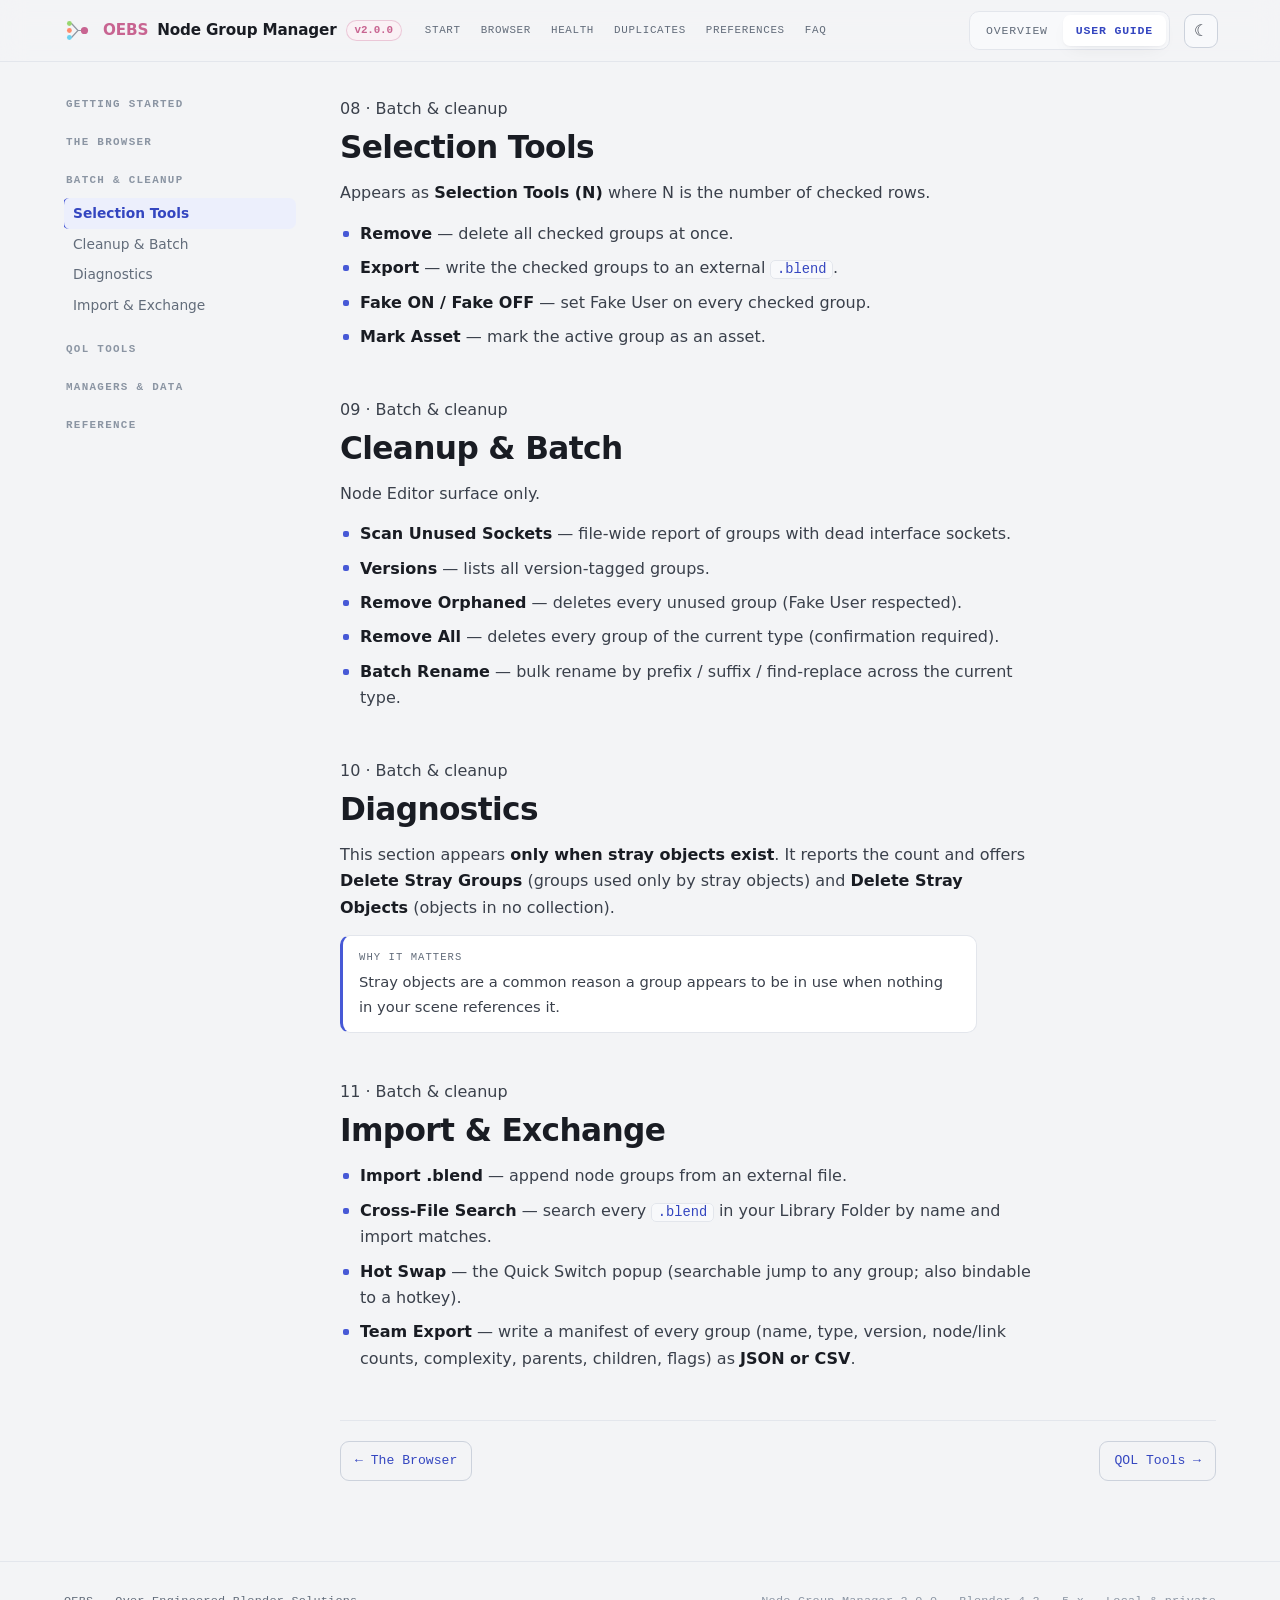
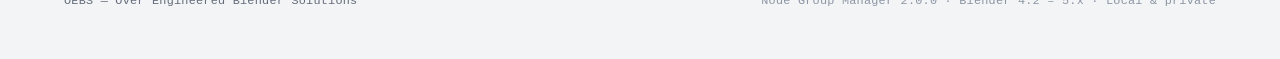
<file: cleanup.html>
<!doctype html>
<html lang="en">
<head>
<meta charset="utf-8">
<title>Moved — cleanup</title>
<link rel="canonical" href="NodeGroupManager/cleanup.html">
<meta name="robots" content="noindex">
<meta http-equiv="refresh" content="0; url=NodeGroupManager/cleanup.html">
</head>
<body>
<p>This page has moved to <a href="NodeGroupManager/cleanup.html">NodeGroupManager/cleanup.html</a>.</p>
</body>
</html>
</file>
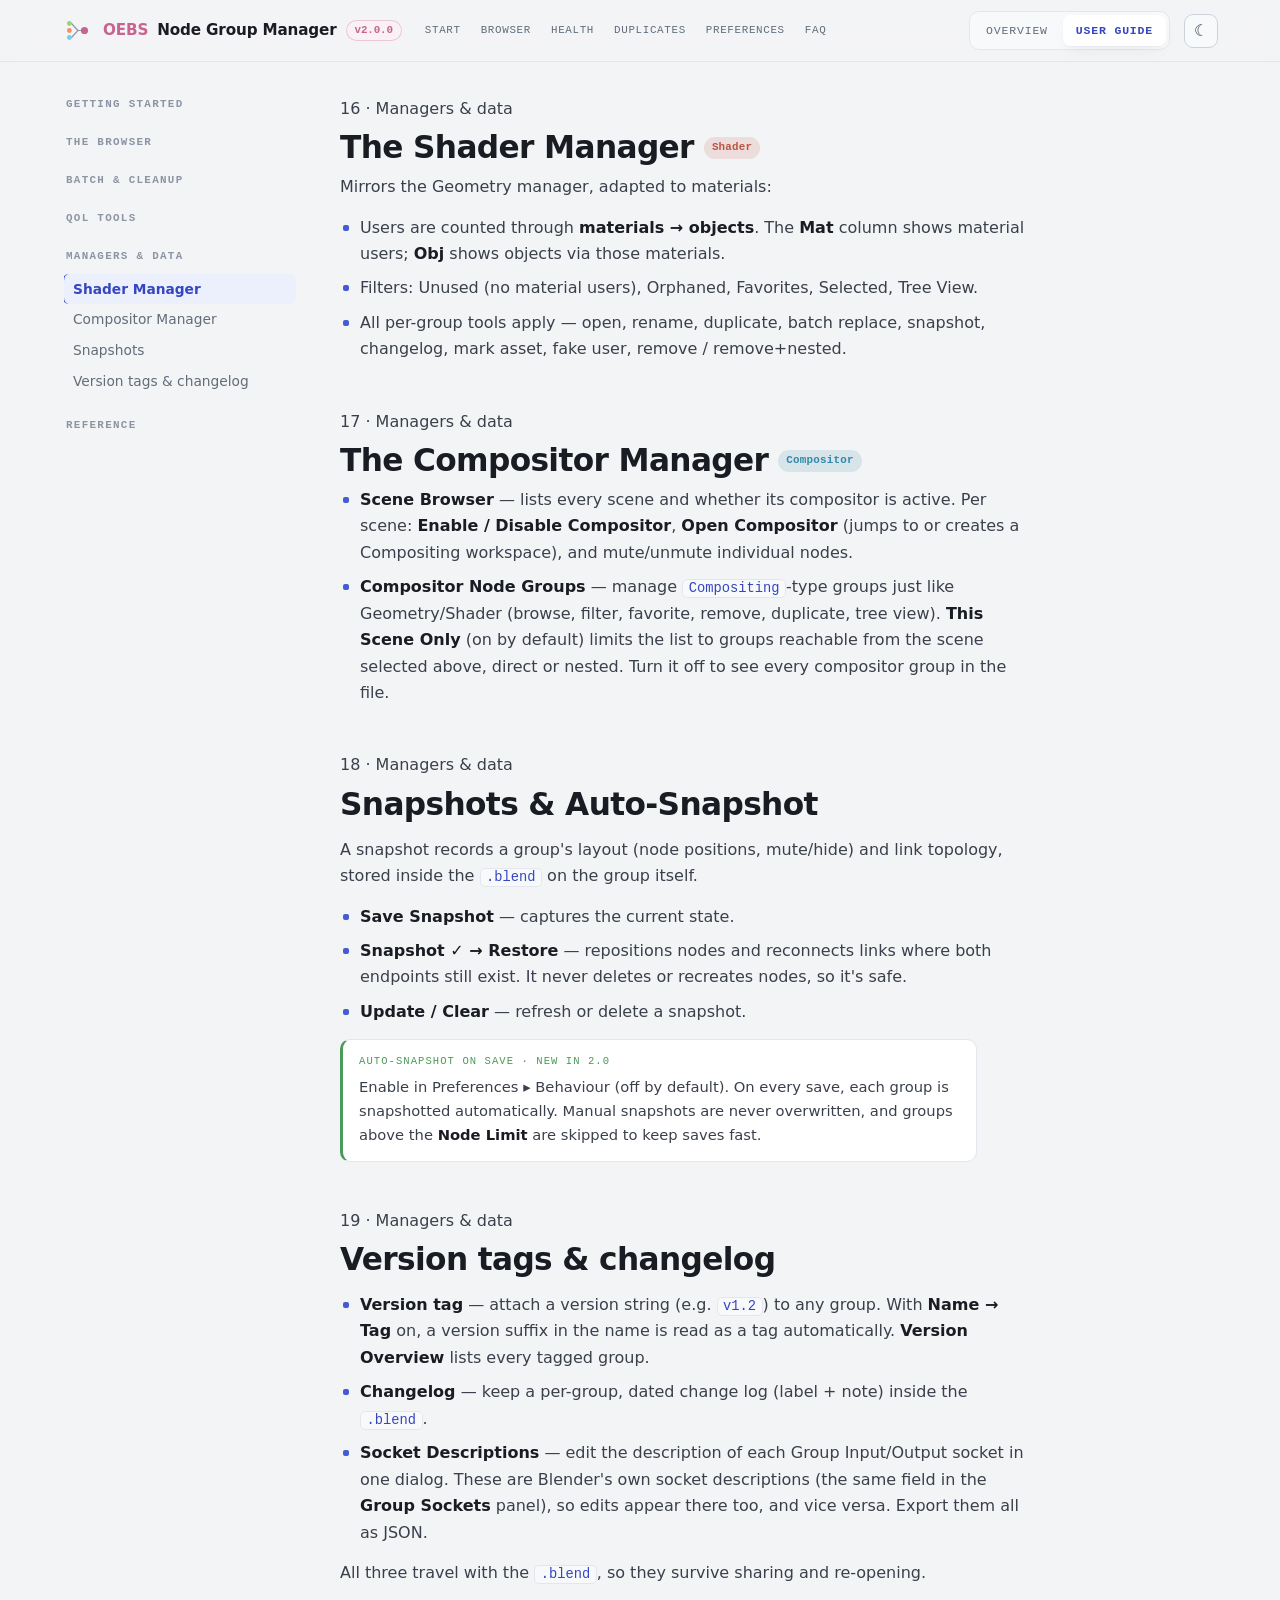
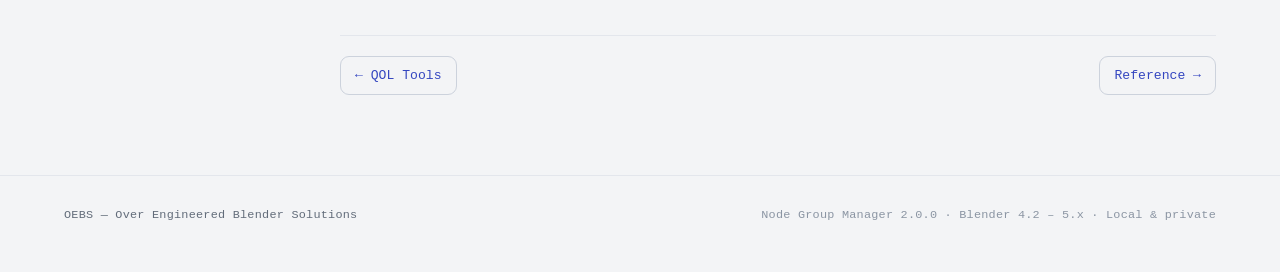
<file: managers.html>
<!doctype html>
<html lang="en">
<head>
<meta charset="utf-8">
<title>Moved — managers</title>
<link rel="canonical" href="NodeGroupManager/managers.html">
<meta name="robots" content="noindex">
<meta http-equiv="refresh" content="0; url=NodeGroupManager/managers.html">
</head>
<body>
<p>This page has moved to <a href="NodeGroupManager/managers.html">NodeGroupManager/managers.html</a>.</p>
</body>
</html>
</file>
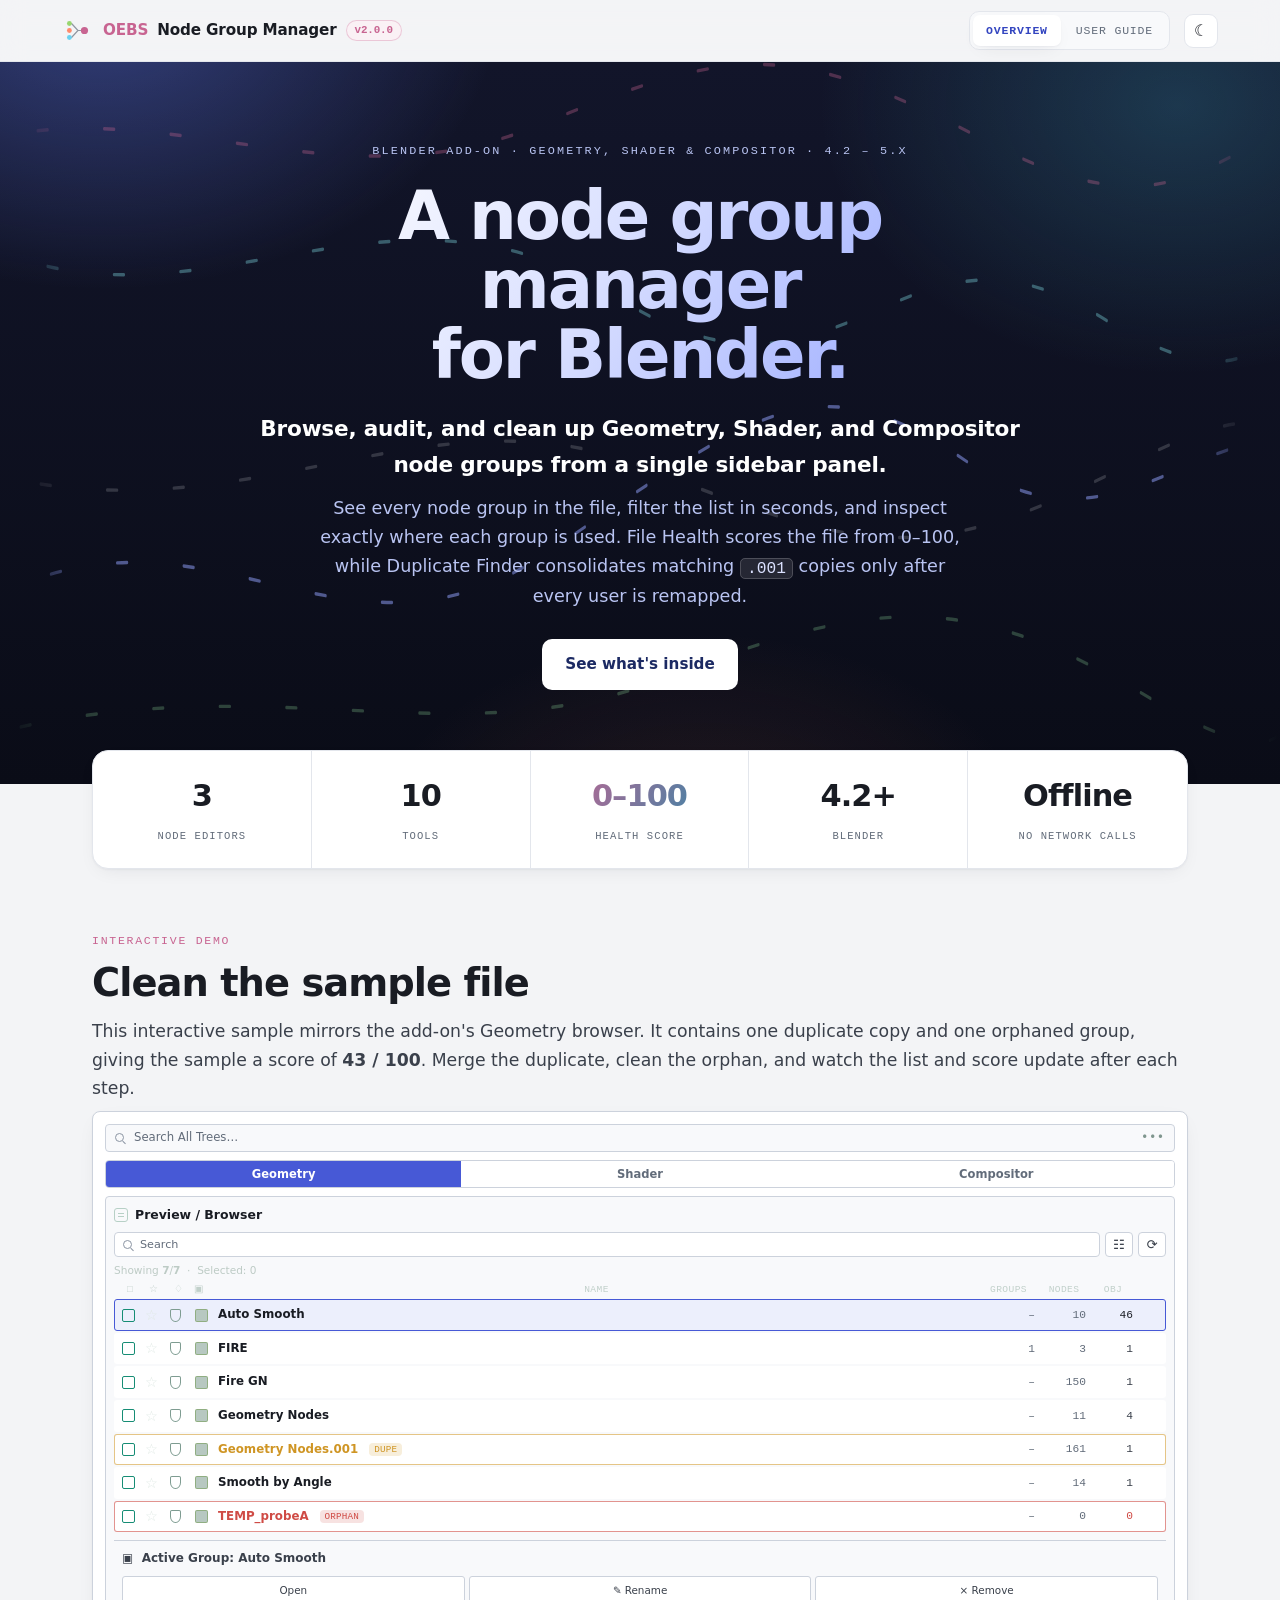
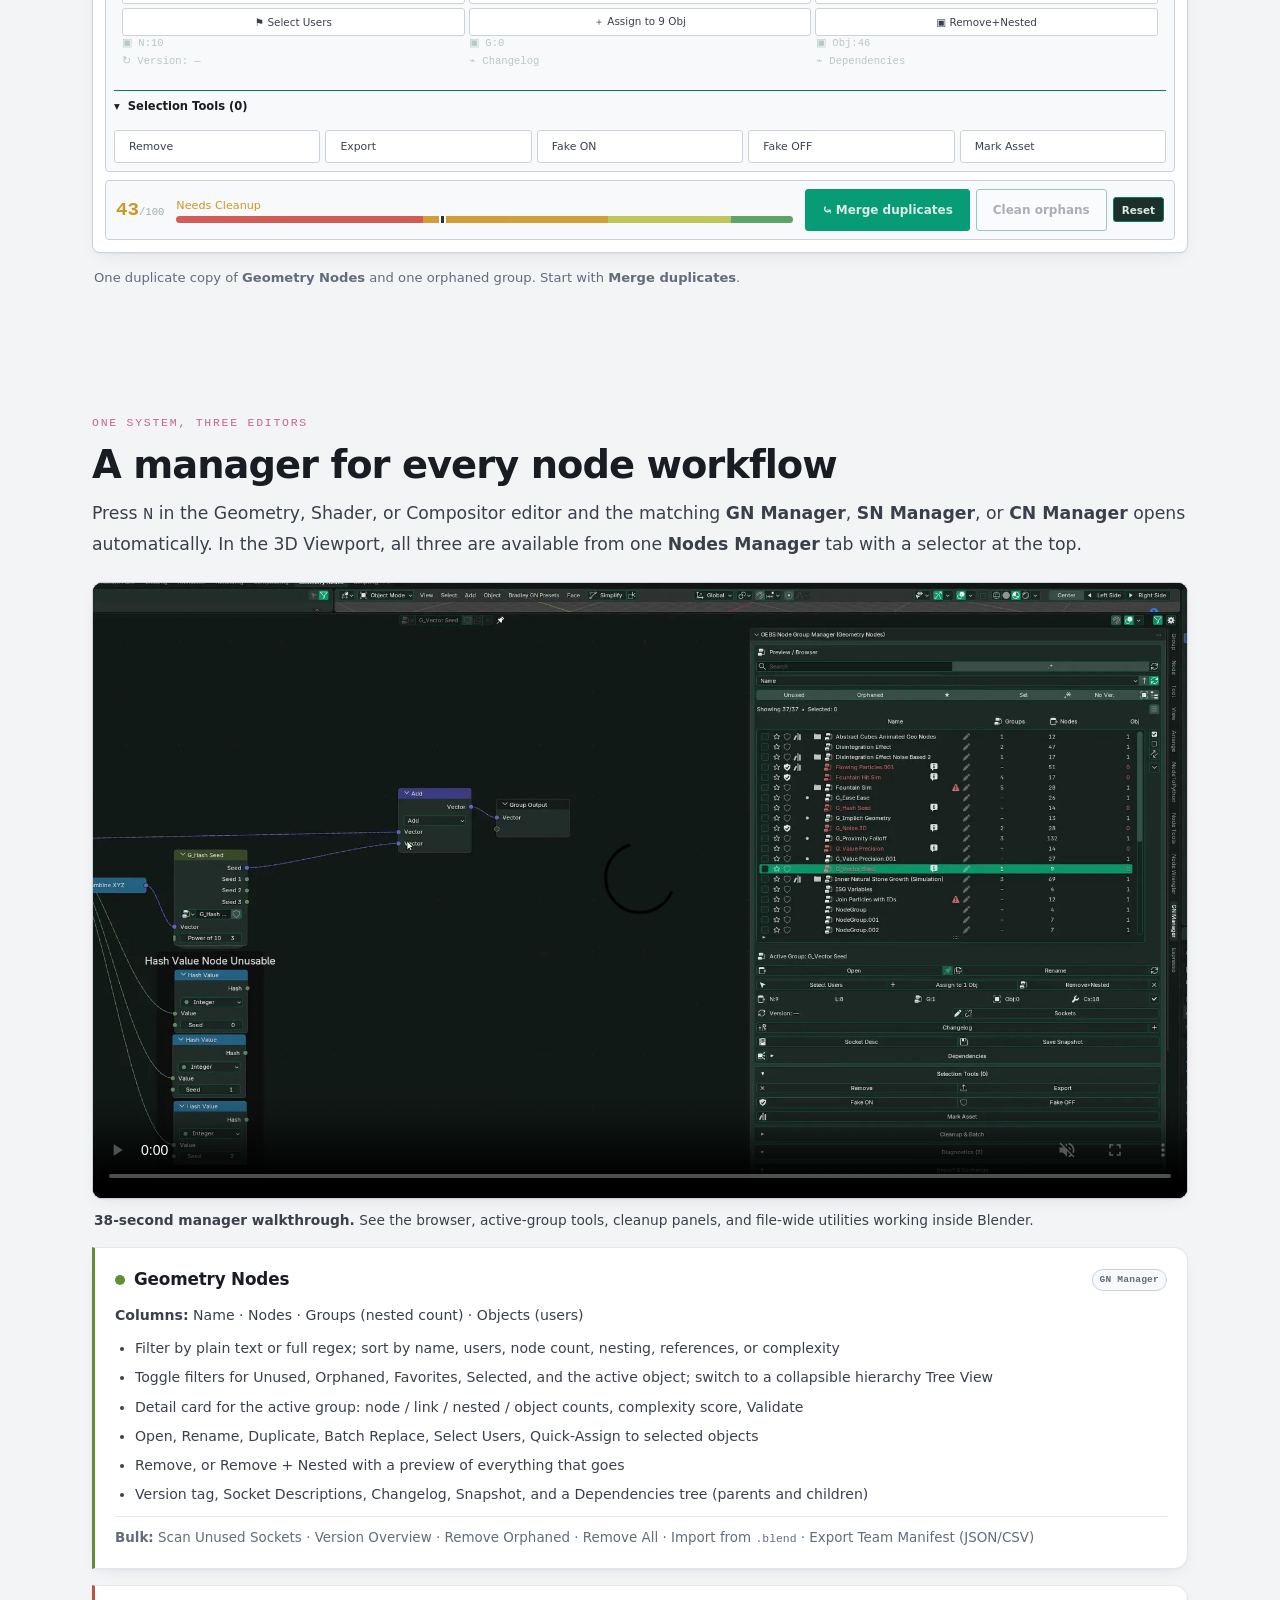
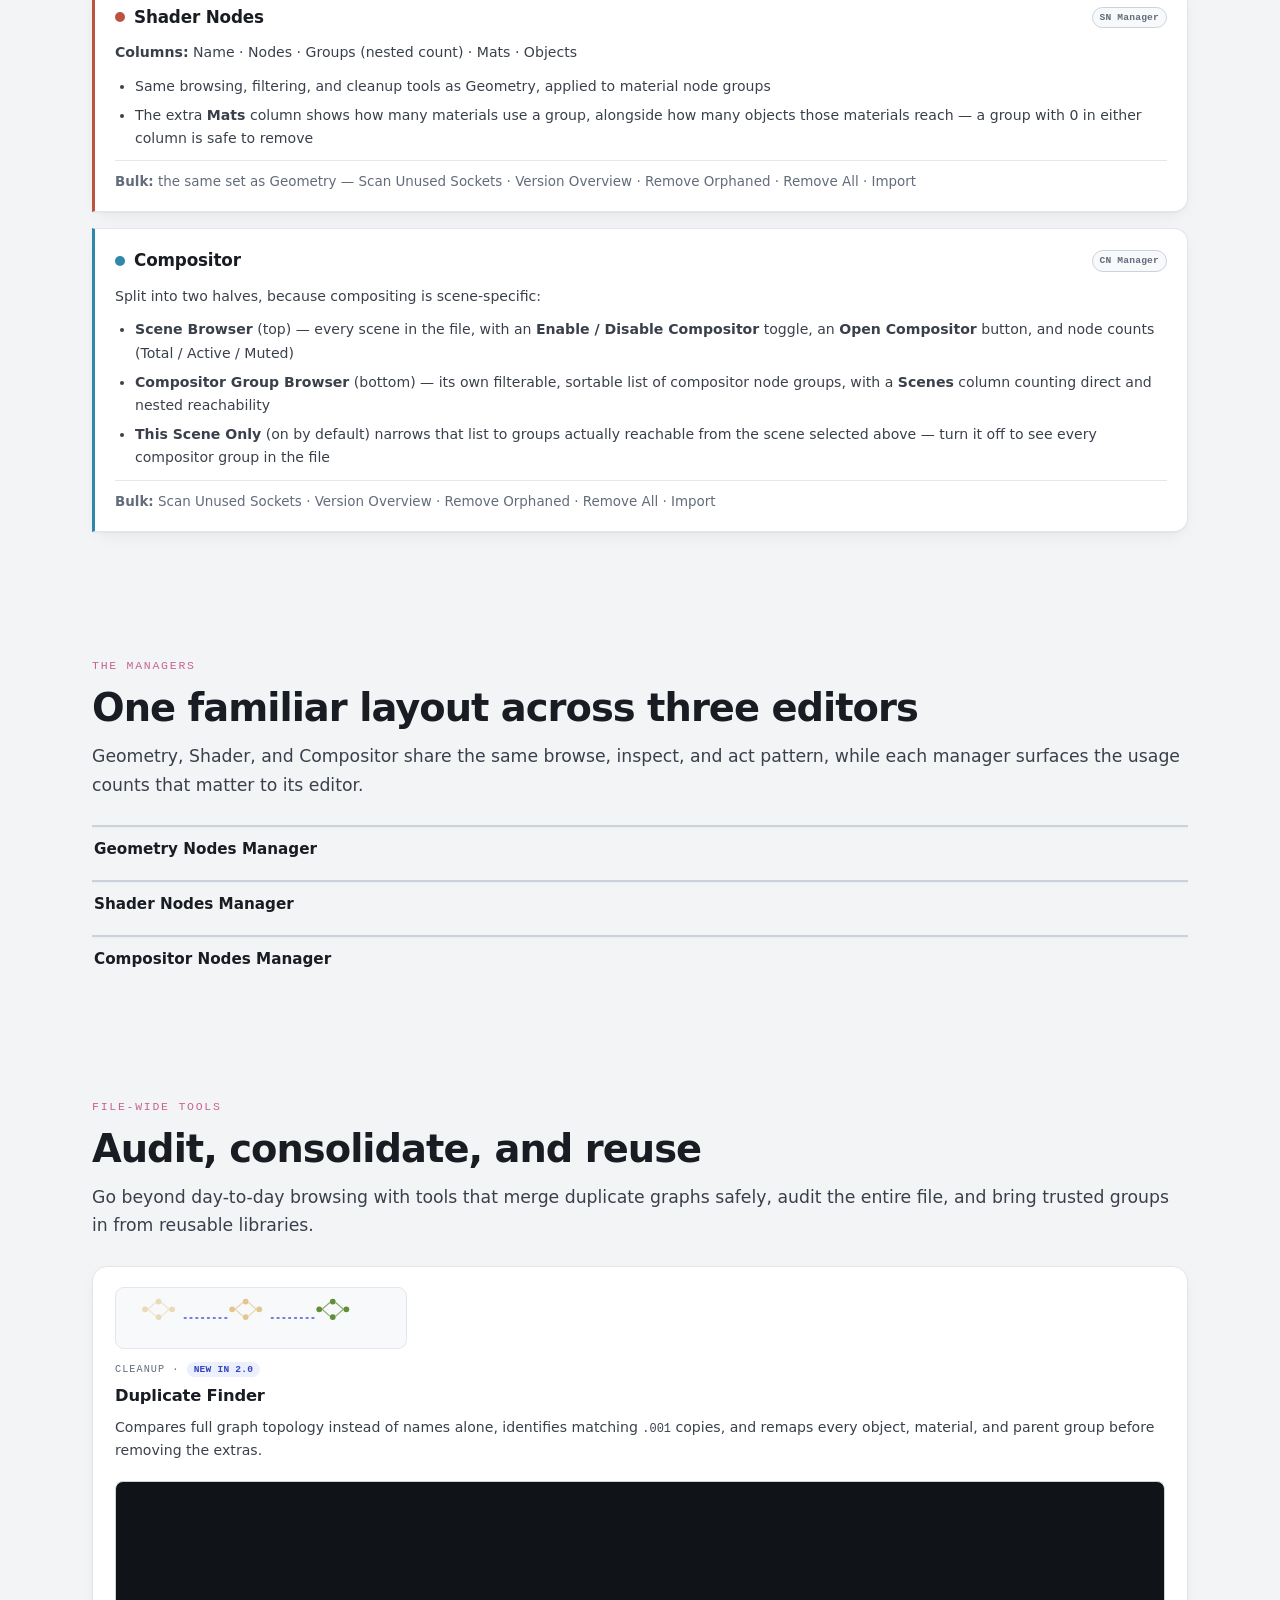
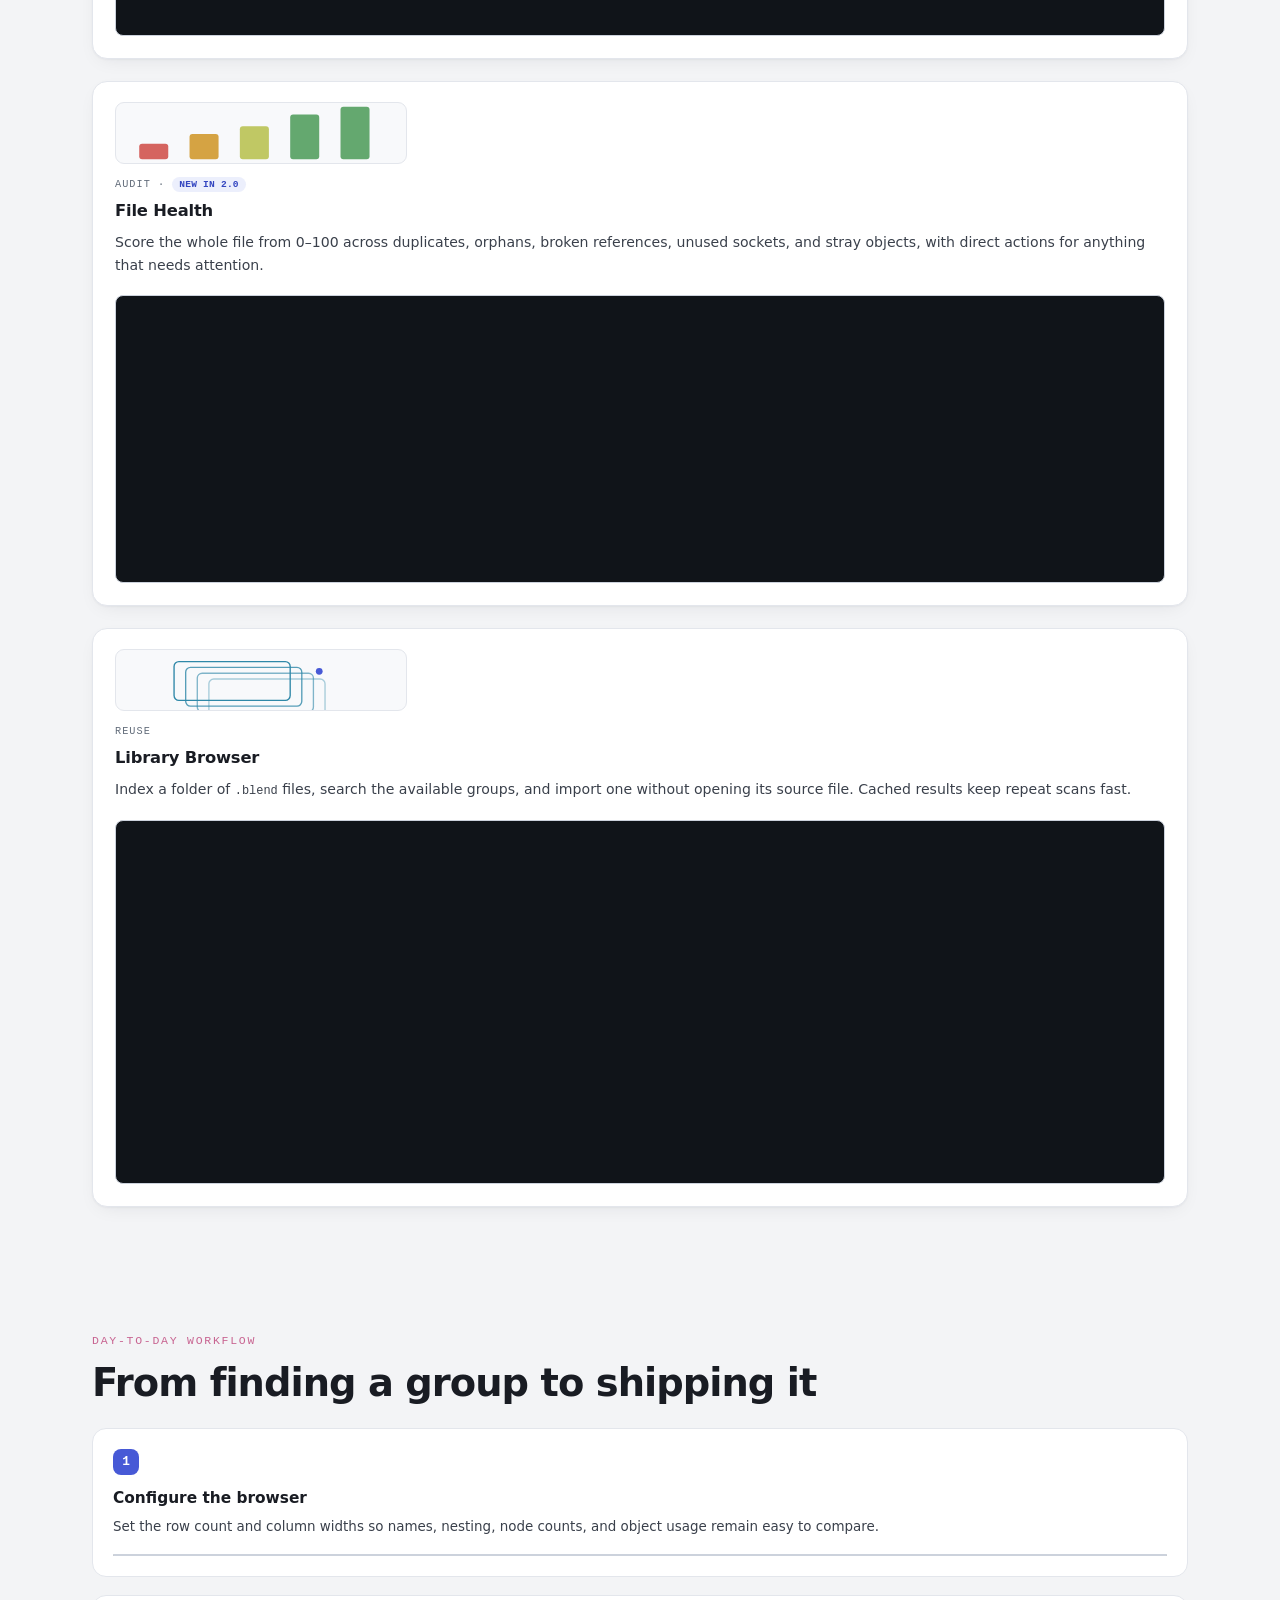
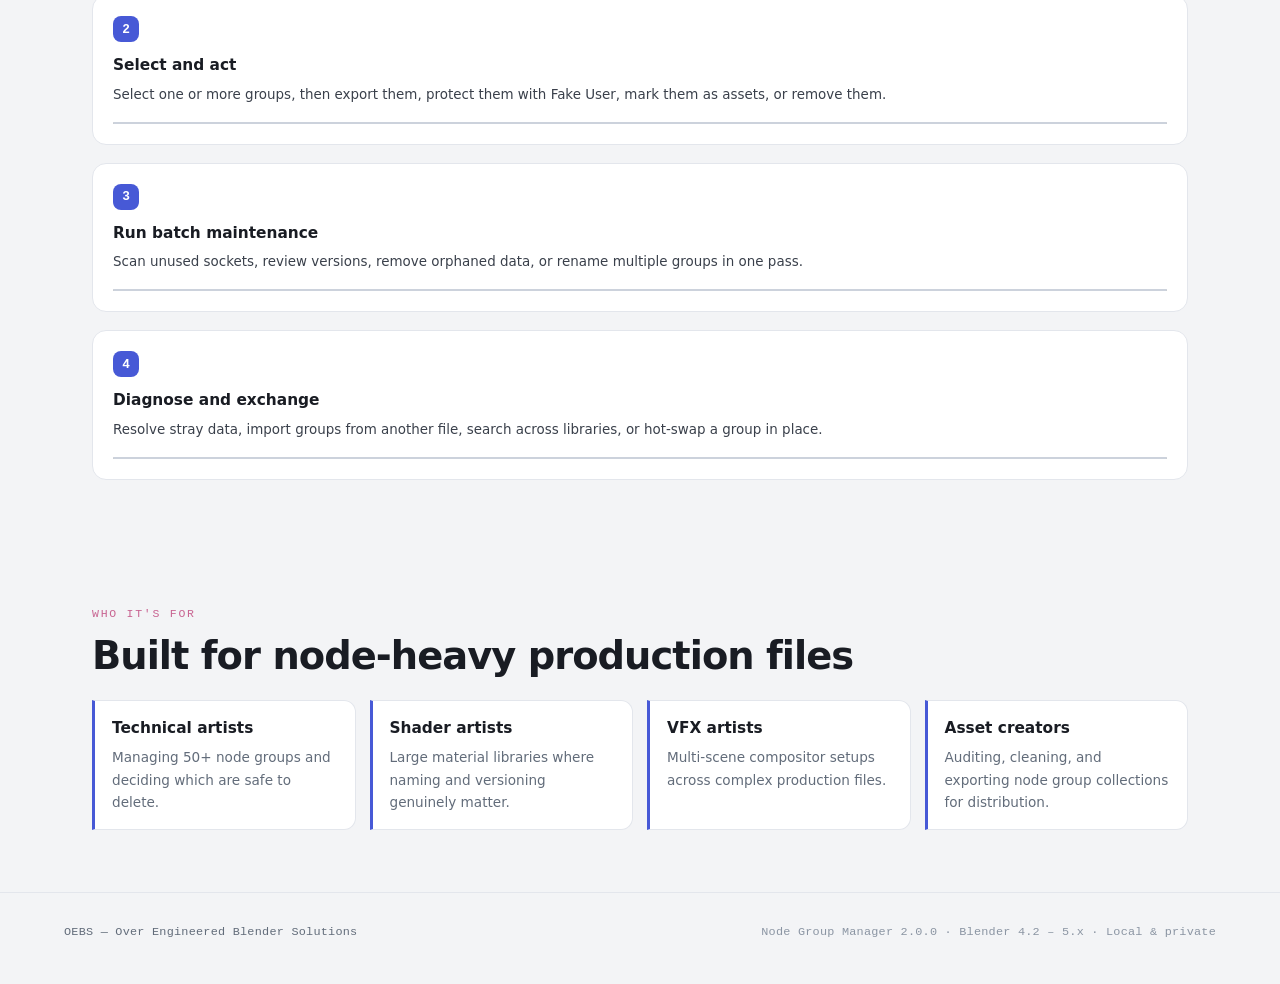
<file: overview.html>
<!doctype html>
<html lang="en">
<head>
<meta charset="utf-8">
<title>Moved — overview</title>
<link rel="canonical" href="NodeGroupManager/overview.html">
<meta name="robots" content="noindex">
<meta http-equiv="refresh" content="0; url=NodeGroupManager/overview.html">
</head>
<body>
<p>This page has moved to <a href="NodeGroupManager/overview.html">NodeGroupManager/overview.html</a>.</p>
</body>
</html>
</file>
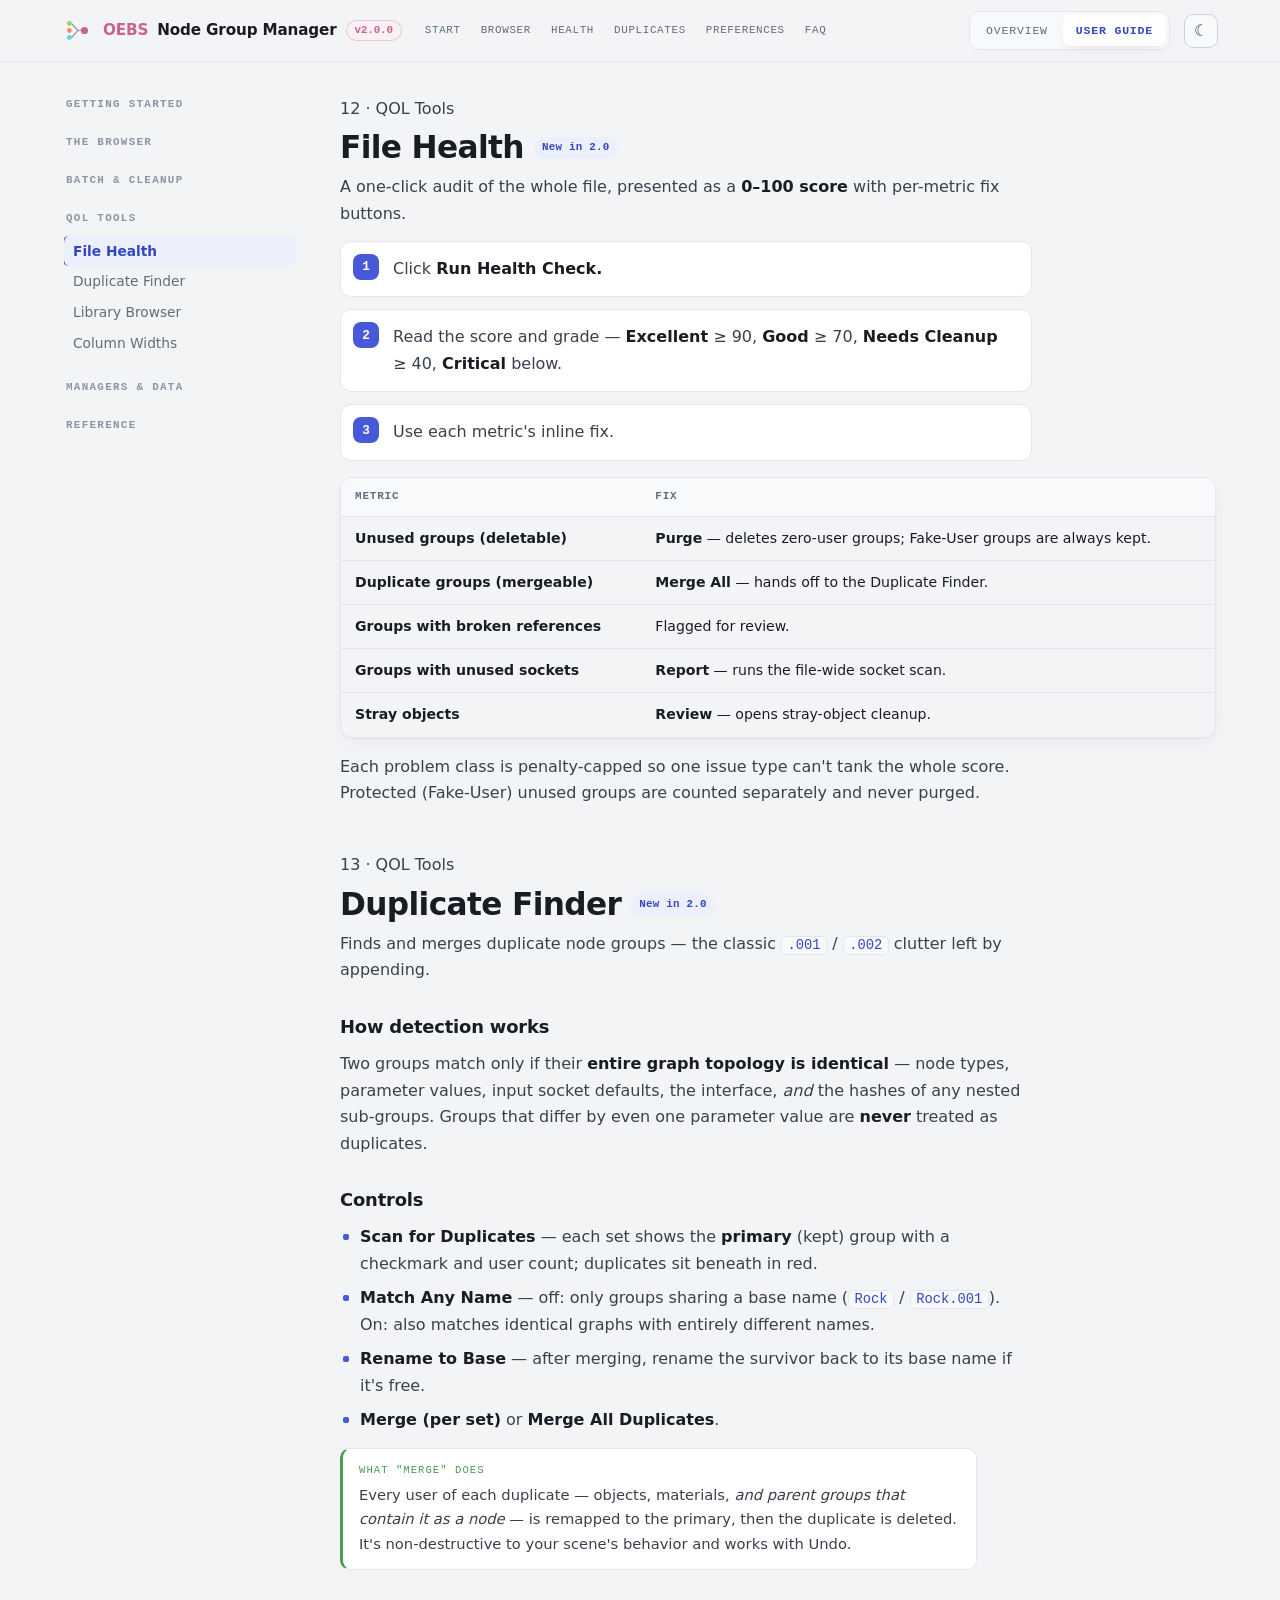
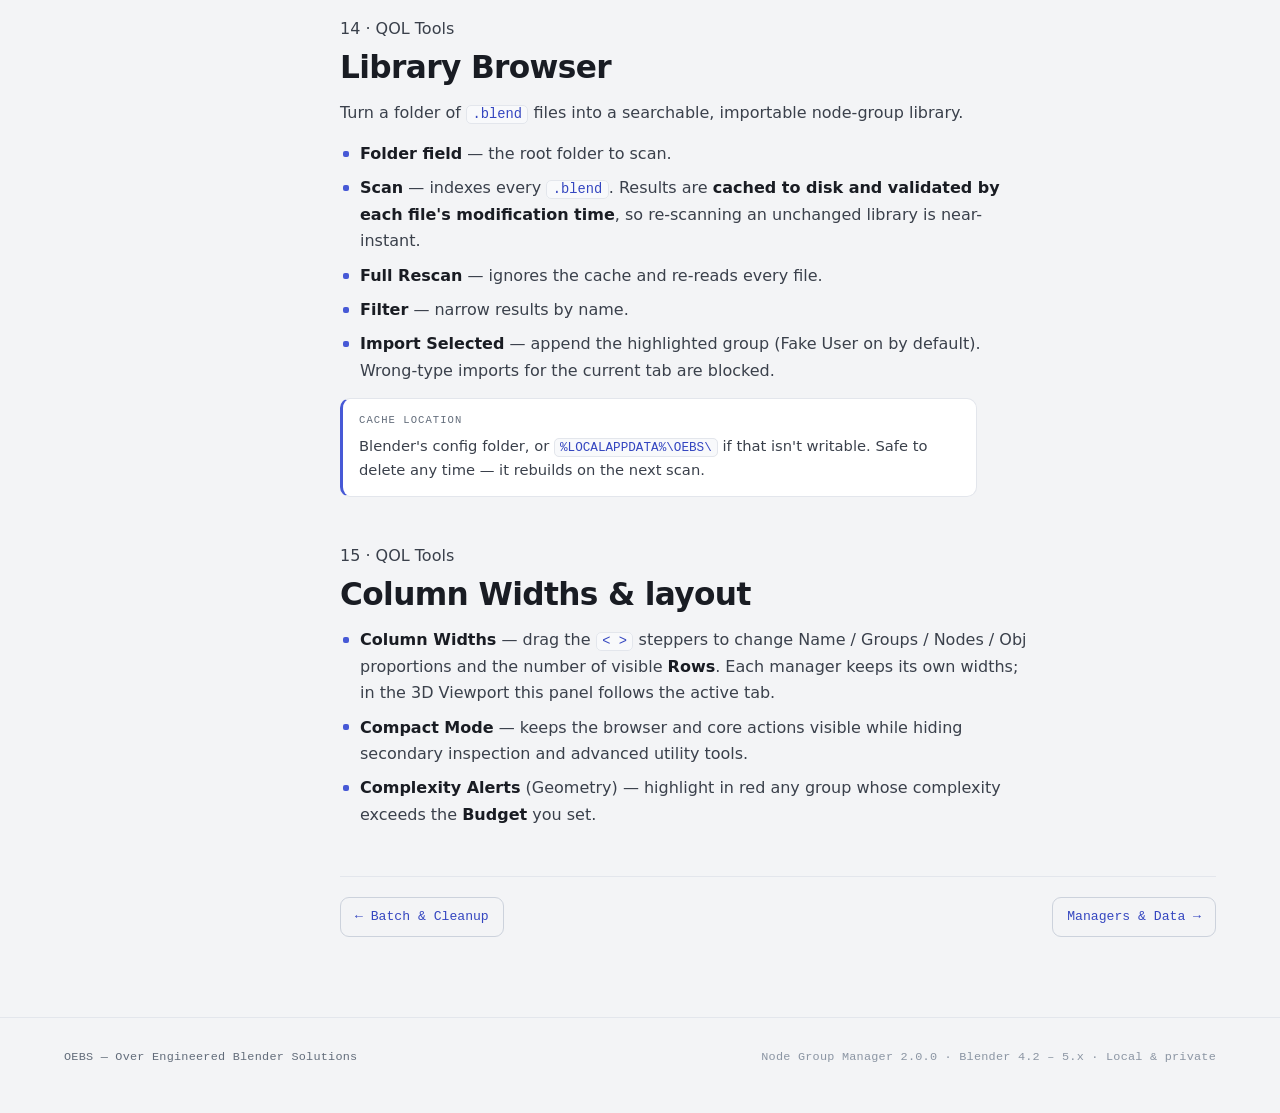
<file: qol-tools.html>
<!doctype html>
<html lang="en">
<head>
<meta charset="utf-8">
<title>Moved — qol-tools</title>
<link rel="canonical" href="NodeGroupManager/qol-tools.html">
<meta name="robots" content="noindex">
<meta http-equiv="refresh" content="0; url=NodeGroupManager/qol-tools.html">
</head>
<body>
<p>This page has moved to <a href="NodeGroupManager/qol-tools.html">NodeGroupManager/qol-tools.html</a>.</p>
</body>
</html>
</file>
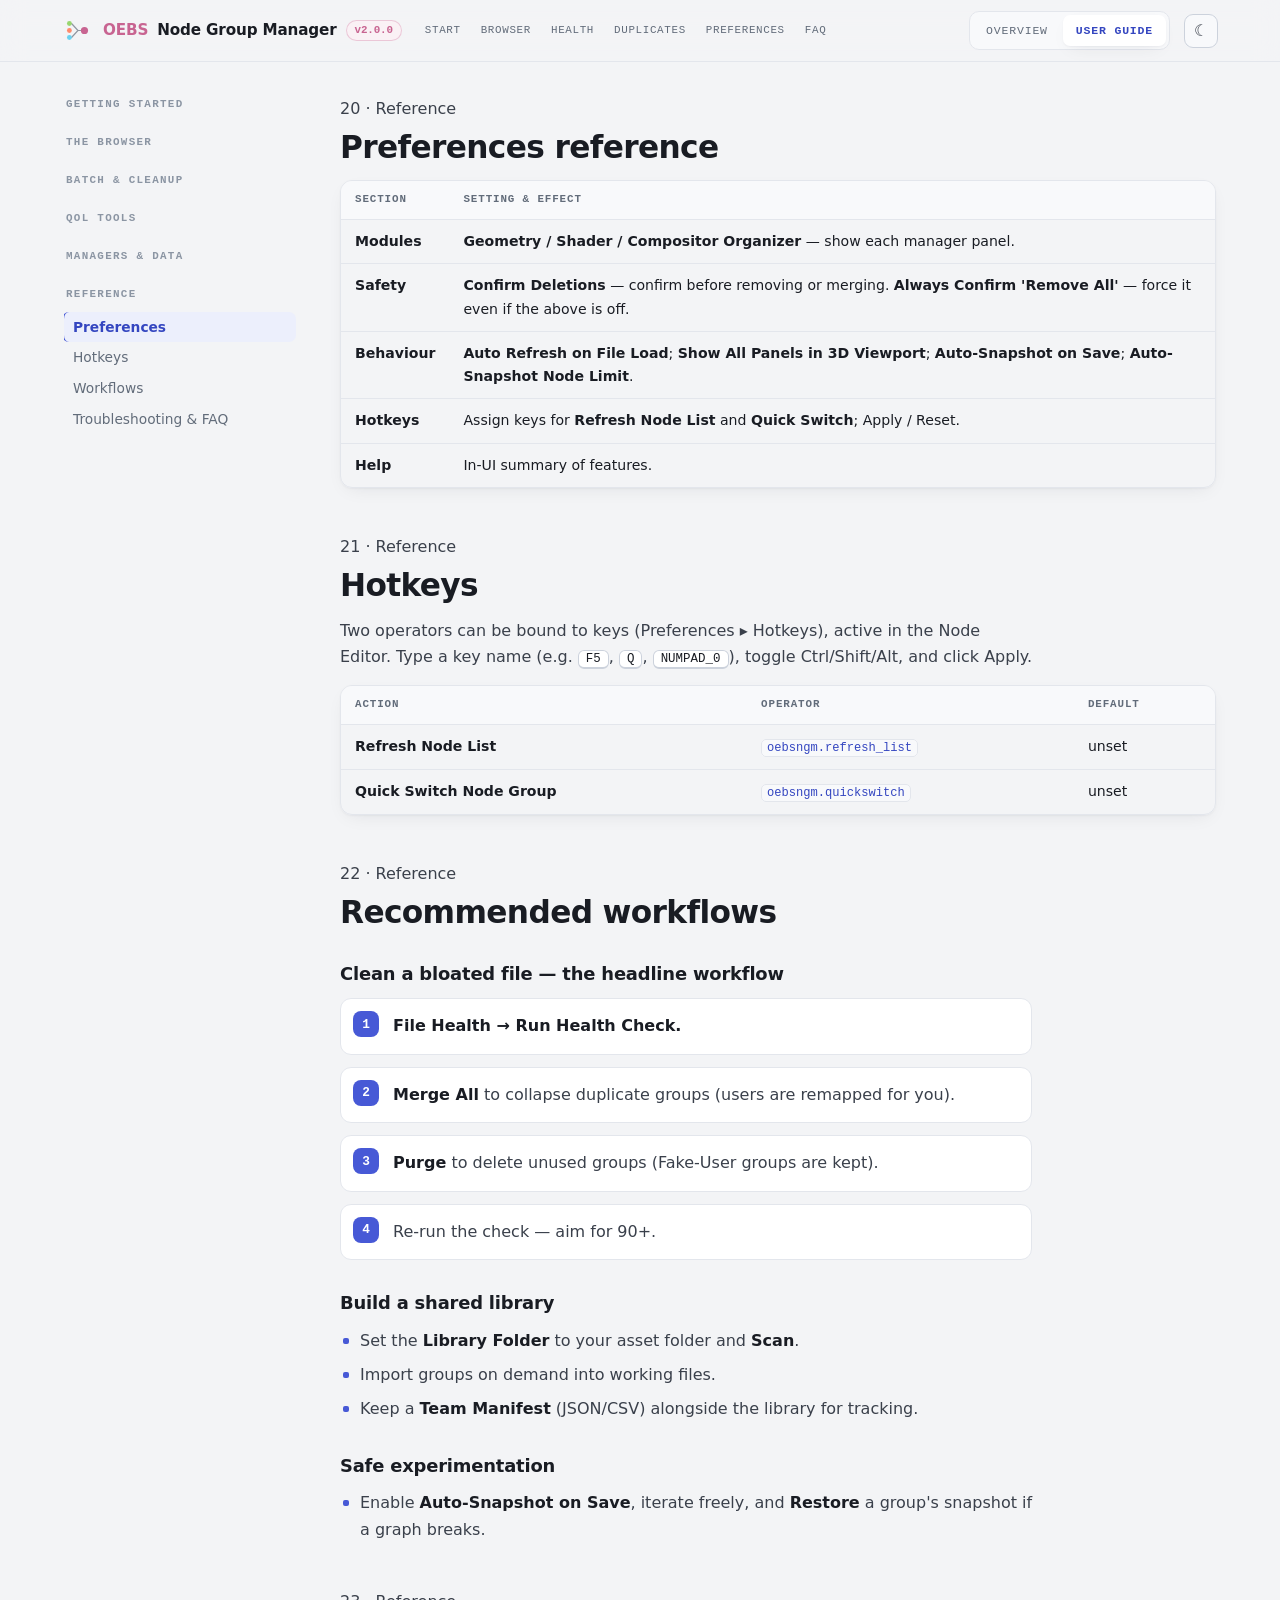
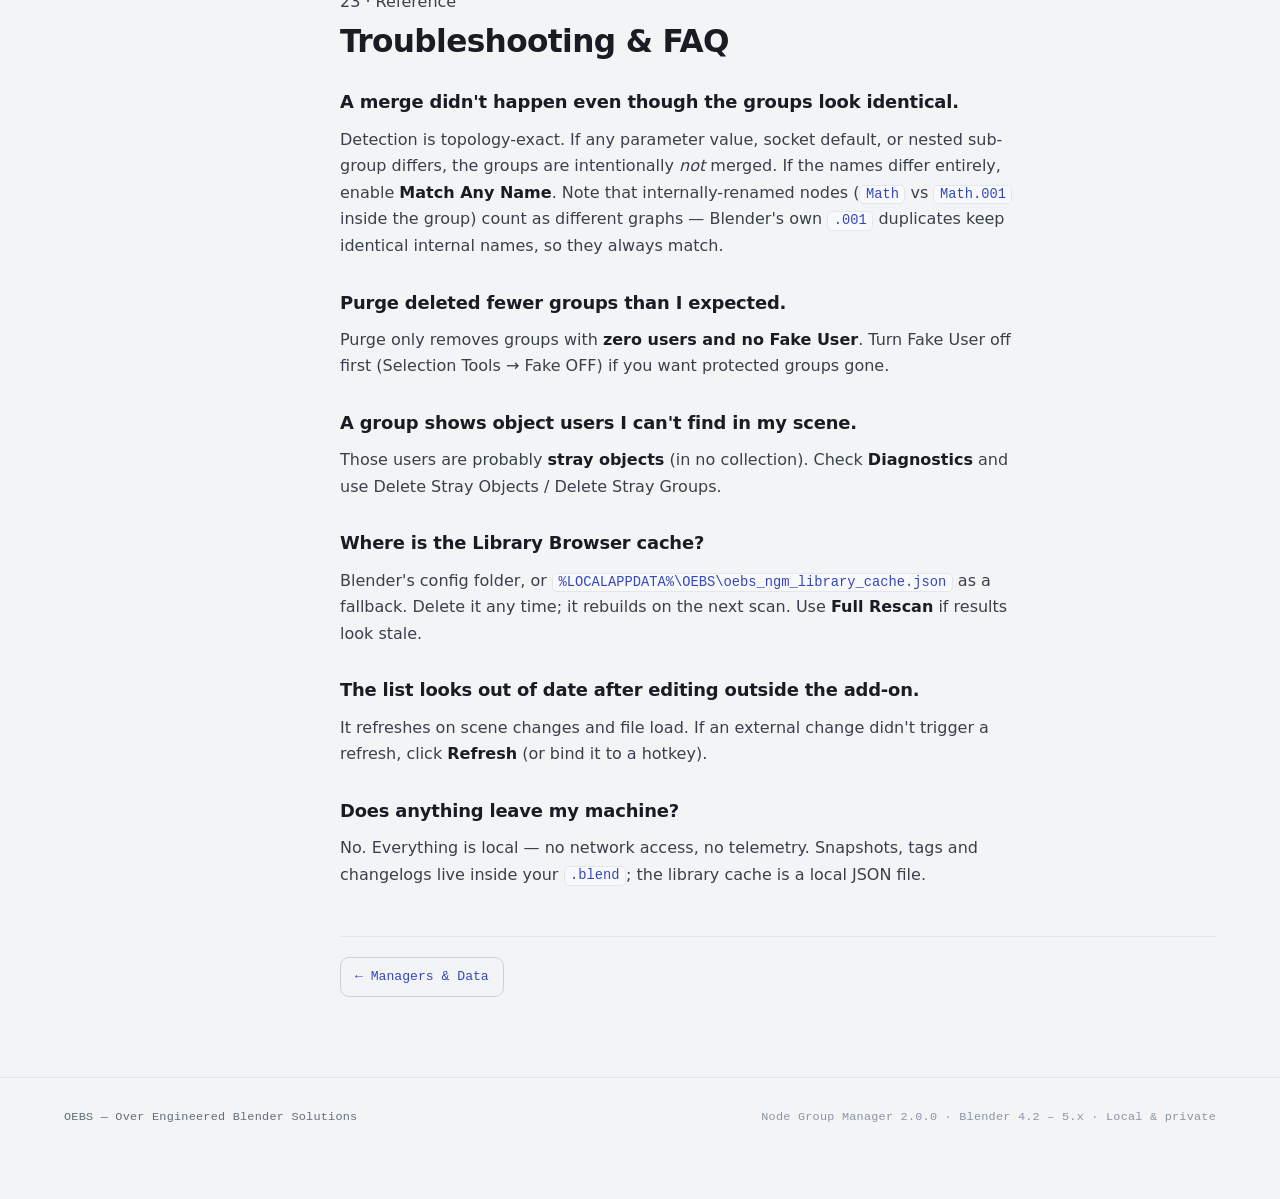
<file: reference.html>
<!doctype html>
<html lang="en">
<head>
<meta charset="utf-8">
<title>Moved — reference</title>
<link rel="canonical" href="NodeGroupManager/reference.html">
<meta name="robots" content="noindex">
<meta http-equiv="refresh" content="0; url=NodeGroupManager/reference.html">
</head>
<body>
<p>This page has moved to <a href="NodeGroupManager/reference.html">NodeGroupManager/reference.html</a>.</p>
</body>
</html>
</file>
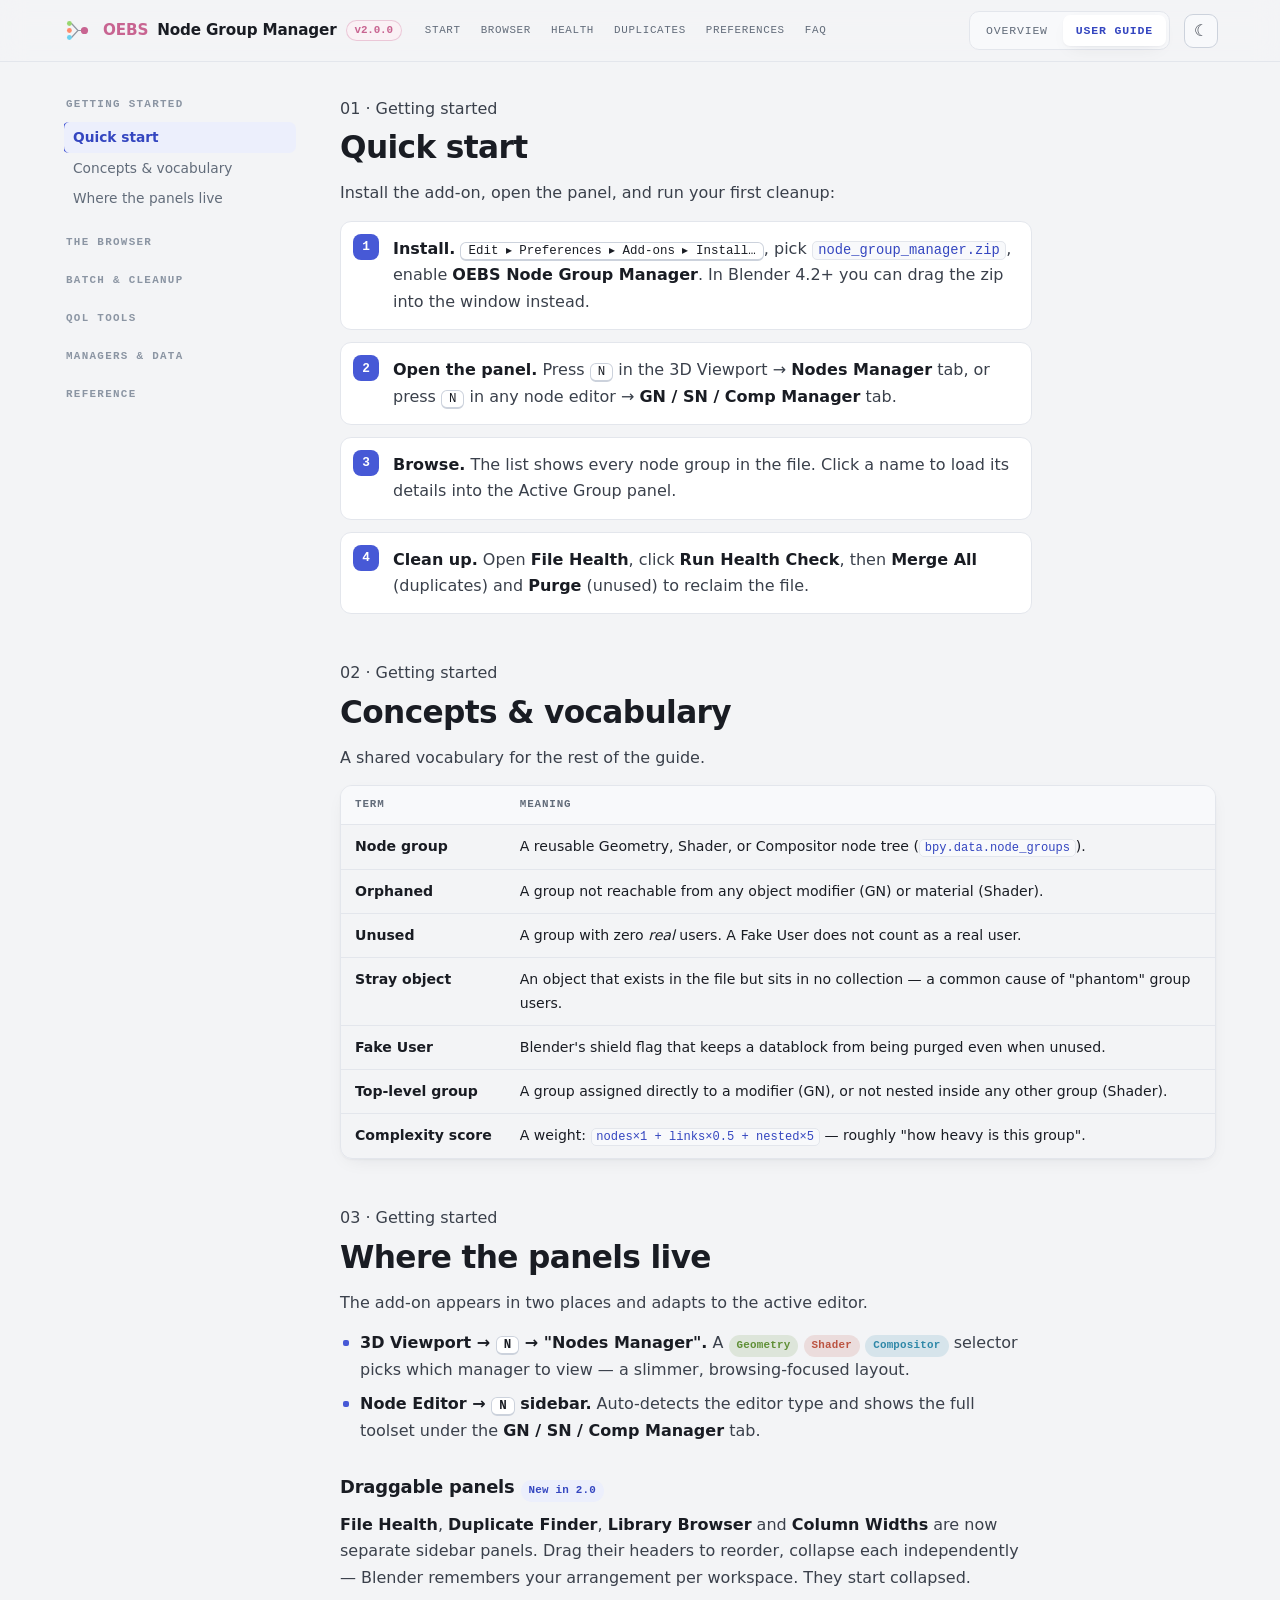
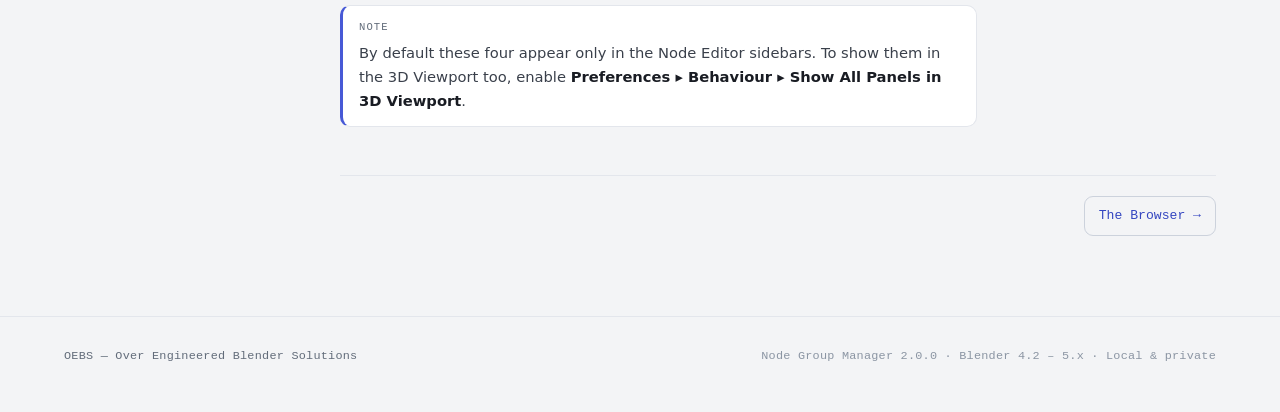
<file: start.html>
<!doctype html>
<html lang="en">
<head>
<meta charset="utf-8">
<title>Moved — start</title>
<link rel="canonical" href="NodeGroupManager/start.html">
<meta name="robots" content="noindex">
<meta http-equiv="refresh" content="0; url=NodeGroupManager/start.html">
</head>
<body>
<p>This page has moved to <a href="NodeGroupManager/start.html">NodeGroupManager/start.html</a>.</p>
</body>
</html>
</file>
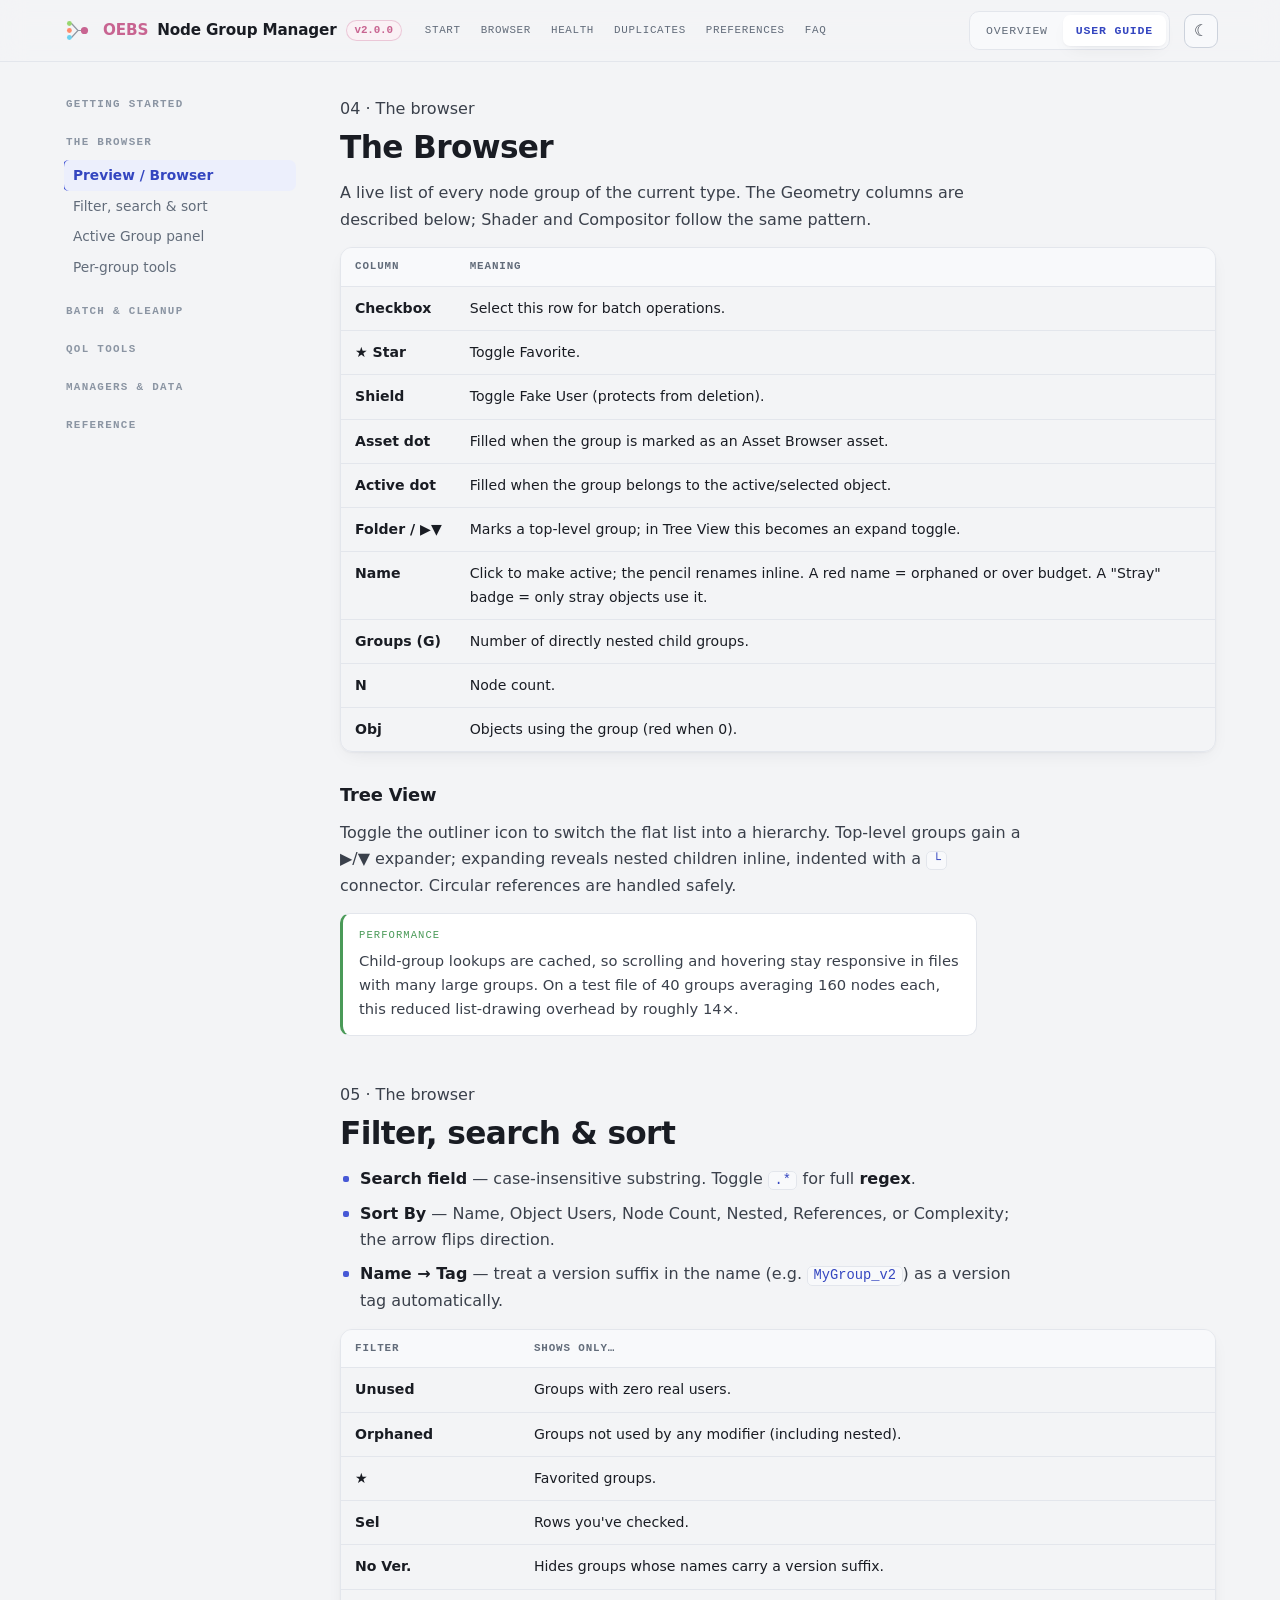
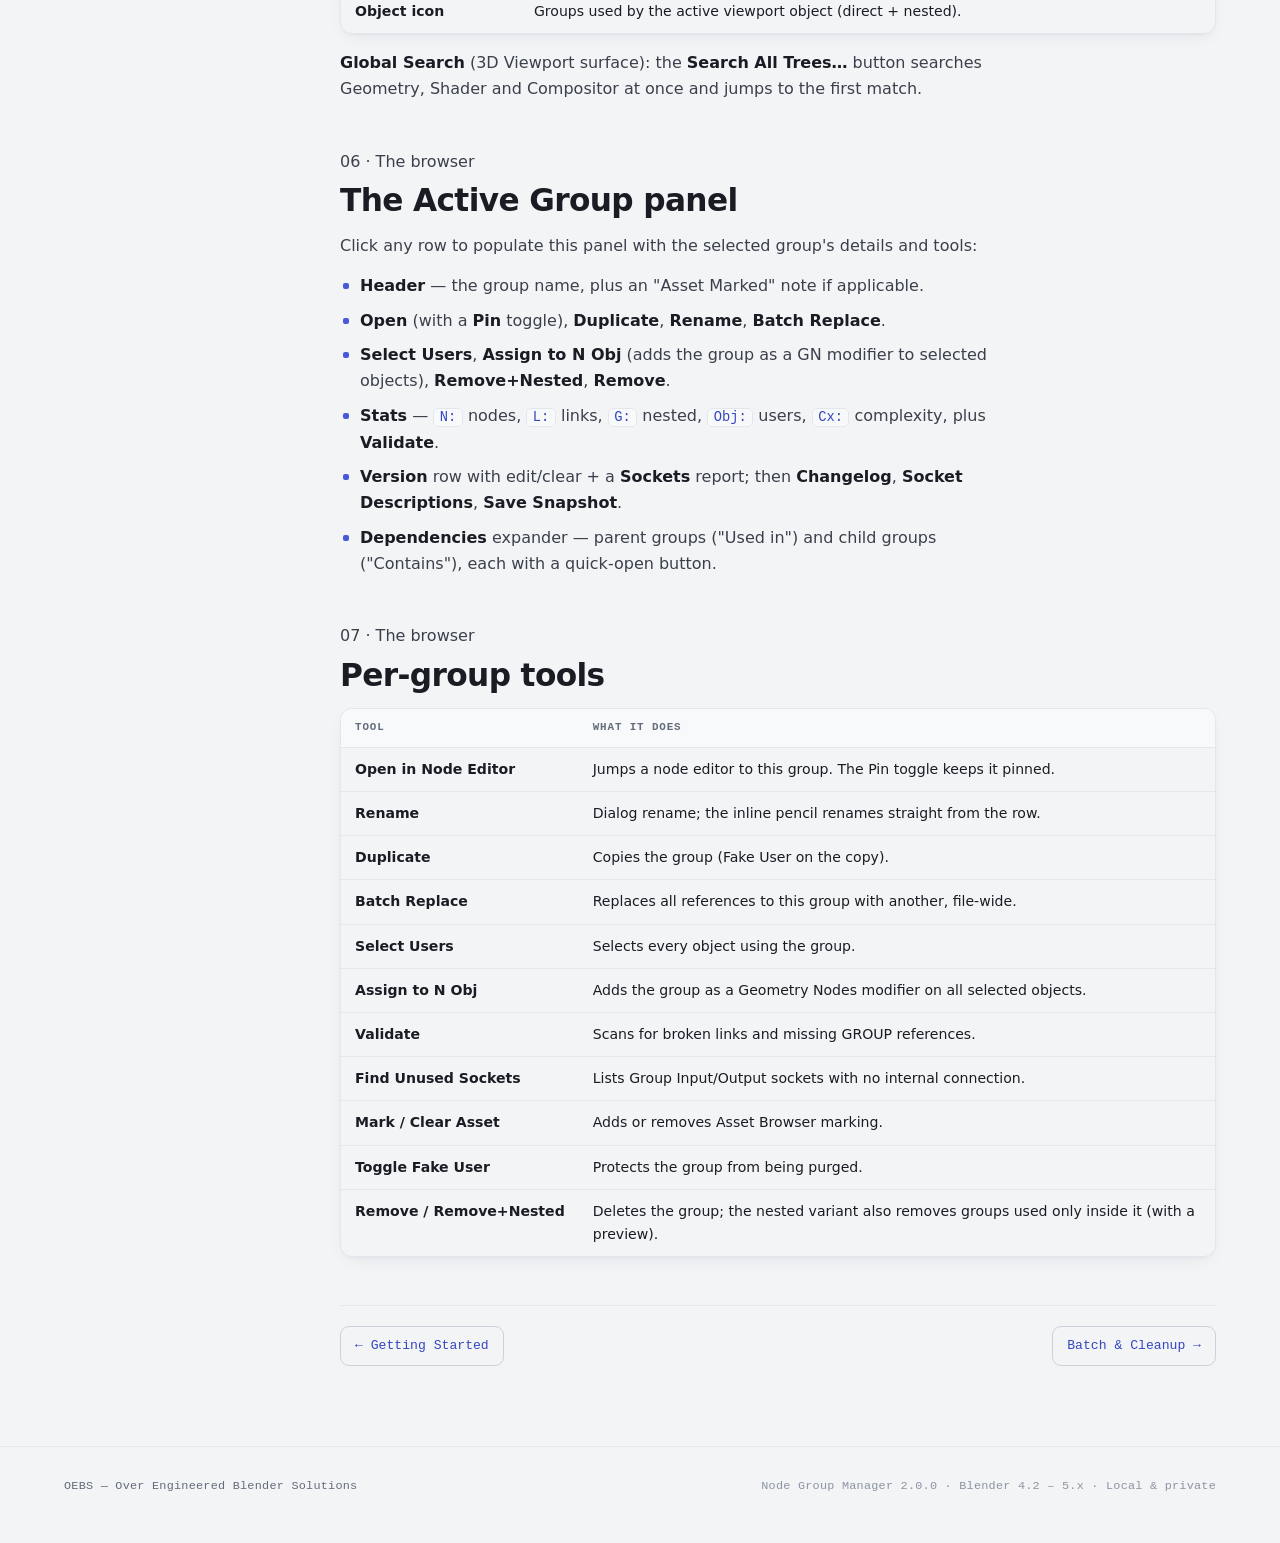
<file: NodeGroupManager/browser.html>
<!DOCTYPE html>
<html lang="en">
<head>
<meta charset="utf-8">
<meta name="viewport" content="width=device-width, initial-scale=1">
<title>OEBS Node Group Manager 2.0 — The Browser</title>
<script>
(function () {
  var t = localStorage.getItem('ngm-theme') ||
          (matchMedia('(prefers-color-scheme: dark)').matches ? 'dark' : 'light');
  document.documentElement.setAttribute('data-theme', t);
})();
</script>

<link rel="stylesheet" href="style.css">

</head>
<body>

<header class="topbar">
  <div class="topbar-in">
    <span class="brand">
      <span class="glyph"><svg viewBox="0 0 26 24" aria-hidden="true"><path class="wire" d="M7 5.5 L13 12 L7 18.5 M13 12 H17"/><circle class="n-gn" cx="5" cy="5.5" r="2.25"/><circle class="n-sn" cx="5" cy="12" r="2.25"/><circle class="n-comp" cx="5" cy="18.5" r="2.25"/><circle class="n-hub" cx="19" cy="12" r="3.35"/></svg></span>
      <span class="brand-oebs">OEBS</span> Node Group Manager
      <span class="ver">v2.0.0</span>
    </span>
    <nav class="guidenav">
      <a href="start.html#start">Start</a>
      <a href="browser.html#browser">Browser</a>
      <a href="qol-tools.html#health">Health</a>
      <a href="qol-tools.html#dedupe">Duplicates</a>
      <a href="reference.html#prefs">Preferences</a>
      <a href="reference.html#faq">FAQ</a>
    </nav>
    <span class="sp"></span>
    <nav class="viewtoggle">
      <a href="index.html">Overview</a>
      <a href="start.html" class="active">User Guide</a>
    </nav>
    <button class="theme-toggle" id="themeToggle" type="button" aria-label="Toggle theme">☾</button>

  </div>
</header>

<div id="view-guide">
  <div class="layout">
    <aside>
      <nav id="toc">
        <div class="toc-group">
          <h4><a class="toc-page" href="start.html">Getting started</a></h4>
        </div>
        <div class="toc-group">
          <h4>The browser</h4>
          <a href="#browser">Preview / Browser</a>
          <a href="#filter">Filter, search &amp; sort</a>
          <a href="#active">Active Group panel</a>
          <a href="#pergroup">Per-group tools</a>
        </div>
        <div class="toc-group">
          <h4><a class="toc-page" href="cleanup.html">Batch &amp; cleanup</a></h4>
        </div>
        <div class="toc-group">
          <h4><a class="toc-page" href="qol-tools.html">QOL Tools</a></h4>
        </div>
        <div class="toc-group">
          <h4><a class="toc-page" href="managers.html">Managers &amp; data</a></h4>
        </div>
        <div class="toc-group">
          <h4><a class="toc-page" href="reference.html">Reference</a></h4>
        </div>
      </nav>
    </aside>

    <main>
      <section id="browser">
        <p class="eyebrow">04 · The browser</p>
        <h2>The Browser</h2>
        <p>A live list of every node group of the current type. The Geometry columns are described below; Shader and Compositor follow the same pattern.</p>
        <div class="table-wrap"><table>
          <thead><tr><th>Column</th><th>Meaning</th></tr></thead>
          <tbody>
            <tr><td>Checkbox</td><td>Select this row for batch operations.</td></tr>
            <tr><td>★ Star</td><td>Toggle Favorite.</td></tr>
            <tr><td>Shield</td><td>Toggle Fake User (protects from deletion).</td></tr>
            <tr><td>Asset dot</td><td>Filled when the group is marked as an Asset Browser asset.</td></tr>
            <tr><td>Active dot</td><td>Filled when the group belongs to the active/selected object.</td></tr>
            <tr><td>Folder / ▶▼</td><td>Marks a top-level group; in Tree View this becomes an expand toggle.</td></tr>
            <tr><td>Name</td><td>Click to make active; the pencil renames inline. A red name = orphaned or over budget. A "Stray" badge = only stray objects use it.</td></tr>
            <tr><td>Groups (G)</td><td>Number of directly nested child groups.</td></tr>
            <tr><td>N</td><td>Node count.</td></tr>
            <tr><td>Obj</td><td>Objects using the group (red when 0).</td></tr>
          </tbody>
        </table></div>
        <h3>Tree View</h3>
        <p>Toggle the outliner icon to switch the flat list into a hierarchy. Top-level groups gain a ▶/▼ expander; expanding reveals nested children inline, indented with a <code>└</code> connector. Circular references are handled safely.</p>
        <div class="note tip"><span class="lab">Performance</span>Child-group lookups are cached, so scrolling and hovering stay responsive in files with many large groups. On a test file of 40 groups averaging 160 nodes each, this reduced list-drawing overhead by roughly 14×.</div>
      </section>

      <section id="filter">
        <p class="eyebrow">05 · The browser</p>
        <h2>Filter, search &amp; sort</h2>
        <ul class="clean">
          <li><strong>Search field</strong> — case-insensitive substring. Toggle <code>.*</code> for full <strong>regex</strong>.</li>
          <li><strong>Sort By</strong> — Name, Object Users, Node Count, Nested, References, or Complexity; the arrow flips direction.</li>
          <li><strong>Name → Tag</strong> — treat a version suffix in the name (e.g. <code>MyGroup_v2</code>) as a version tag automatically.</li>
        </ul>
        <div class="table-wrap"><table>
          <thead><tr><th>Filter</th><th>Shows only…</th></tr></thead>
          <tbody>
            <tr><td>Unused</td><td>Groups with zero real users.</td></tr>
            <tr><td>Orphaned</td><td>Groups not used by any modifier (including nested).</td></tr>
            <tr><td>★</td><td>Favorited groups.</td></tr>
            <tr><td>Sel</td><td>Rows you've checked.</td></tr>
            <tr><td>No Ver.</td><td>Hides groups whose names carry a version suffix.</td></tr>
            <tr><td>Object icon</td><td>Groups used by the active viewport object (direct + nested).</td></tr>
          </tbody>
        </table></div>
        <p><strong>Global Search</strong> (3D Viewport surface): the <strong>Search All Trees…</strong> button searches Geometry, Shader and Compositor at once and jumps to the first match.</p>
      </section>

      <section id="active">
        <p class="eyebrow">06 · The browser</p>
        <h2>The Active Group panel</h2>
        <p>Click any row to populate this panel with the selected group's details and tools:</p>
        <ul class="clean">
          <li><strong>Header</strong> — the group name, plus an "Asset Marked" note if applicable.</li>
          <li><strong>Open</strong> (with a <strong>Pin</strong> toggle), <strong>Duplicate</strong>, <strong>Rename</strong>, <strong>Batch Replace</strong>.</li>
          <li><strong>Select Users</strong>, <strong>Assign to N Obj</strong> (adds the group as a GN modifier to selected objects), <strong>Remove+Nested</strong>, <strong>Remove</strong>.</li>
          <li><strong>Stats</strong> — <code>N:</code> nodes, <code>L:</code> links, <code>G:</code> nested, <code>Obj:</code> users, <code>Cx:</code> complexity, plus <strong>Validate</strong>.</li>
          <li><strong>Version</strong> row with edit/clear + a <strong>Sockets</strong> report; then <strong>Changelog</strong>, <strong>Socket Descriptions</strong>, <strong>Save Snapshot</strong>.</li>
          <li><strong>Dependencies</strong> expander — parent groups ("Used in") and child groups ("Contains"), each with a quick-open button.</li>
        </ul>
      </section>

      <section id="pergroup">
        <p class="eyebrow">07 · The browser</p>
        <h2>Per-group tools</h2>
        <div class="table-wrap"><table>
          <thead><tr><th>Tool</th><th>What it does</th></tr></thead>
          <tbody>
            <tr><td>Open in Node Editor</td><td>Jumps a node editor to this group. The Pin toggle keeps it pinned.</td></tr>
            <tr><td>Rename</td><td>Dialog rename; the inline pencil renames straight from the row.</td></tr>
            <tr><td>Duplicate</td><td>Copies the group (Fake User on the copy).</td></tr>
            <tr><td>Batch Replace</td><td>Replaces all references to this group with another, file-wide.</td></tr>
            <tr><td>Select Users</td><td>Selects every object using the group.</td></tr>
            <tr><td>Assign to N Obj</td><td>Adds the group as a Geometry Nodes modifier on all selected objects.</td></tr>
            <tr><td>Validate</td><td>Scans for broken links and missing GROUP references.</td></tr>
            <tr><td>Find Unused Sockets</td><td>Lists Group Input/Output sockets with no internal connection.</td></tr>
            <tr><td>Mark / Clear Asset</td><td>Adds or removes Asset Browser marking.</td></tr>
            <tr><td>Toggle Fake User</td><td>Protects the group from being purged.</td></tr>
            <tr><td>Remove / Remove+Nested</td><td>Deletes the group; the nested variant also removes groups used only inside it (with a preview).</td></tr>
          </tbody>
        </table></div>
      </section>

      <div class="pager">
        <a href="start.html">&larr; Getting Started</a>
        <a href="cleanup.html">Batch & Cleanup &rarr;</a>
      </div>
    </main>
  </div>
</div>

<footer>
  <div class="footer-inner">
    <span>OEBS — Over Engineered Blender Solutions</span>
    <span class="r">Node Group Manager 2.0.0 · Blender 4.2 – 5.x · Local &amp; private</span>
  </div>
</footer>

<script>
(function () {
  const links = Array.from(document.querySelectorAll('#toc a[href^="#"]'));
  const map = new Map(links.map(a => [a.getAttribute('href').slice(1), a]));
  const io = new IntersectionObserver((entries) => {
    entries.forEach(e => {
      if (e.isIntersecting) {
        links.forEach(l => l.classList.remove('active'));
        const a = map.get(e.target.id);
        if (a) a.classList.add('active');
      }
    });
  }, { rootMargin: '-20% 0px -70% 0px', threshold: 0 });
  document.querySelectorAll('main section[id]').forEach(s => io.observe(s));
})();

(function () {
  var btn = document.getElementById('themeToggle');
  if (!btn) return;
  function icon(t) { return t === 'dark' ? '☀' : '☾'; }
  function label(t) { return t === 'dark' ? 'Switch to light theme' : 'Switch to dark theme'; }
  function paint(t) { btn.textContent = icon(t); btn.setAttribute('aria-label', label(t)); btn.title = label(t); }
  paint(document.documentElement.getAttribute('data-theme') || 'light');
  btn.addEventListener('click', function () {
    var next = document.documentElement.getAttribute('data-theme') === 'dark' ? 'light' : 'dark';
    localStorage.setItem('ngm-theme', next);
    document.documentElement.setAttribute('data-theme', next);
    paint(next);
  });
})();
</script>
</body>
</html>
</file>
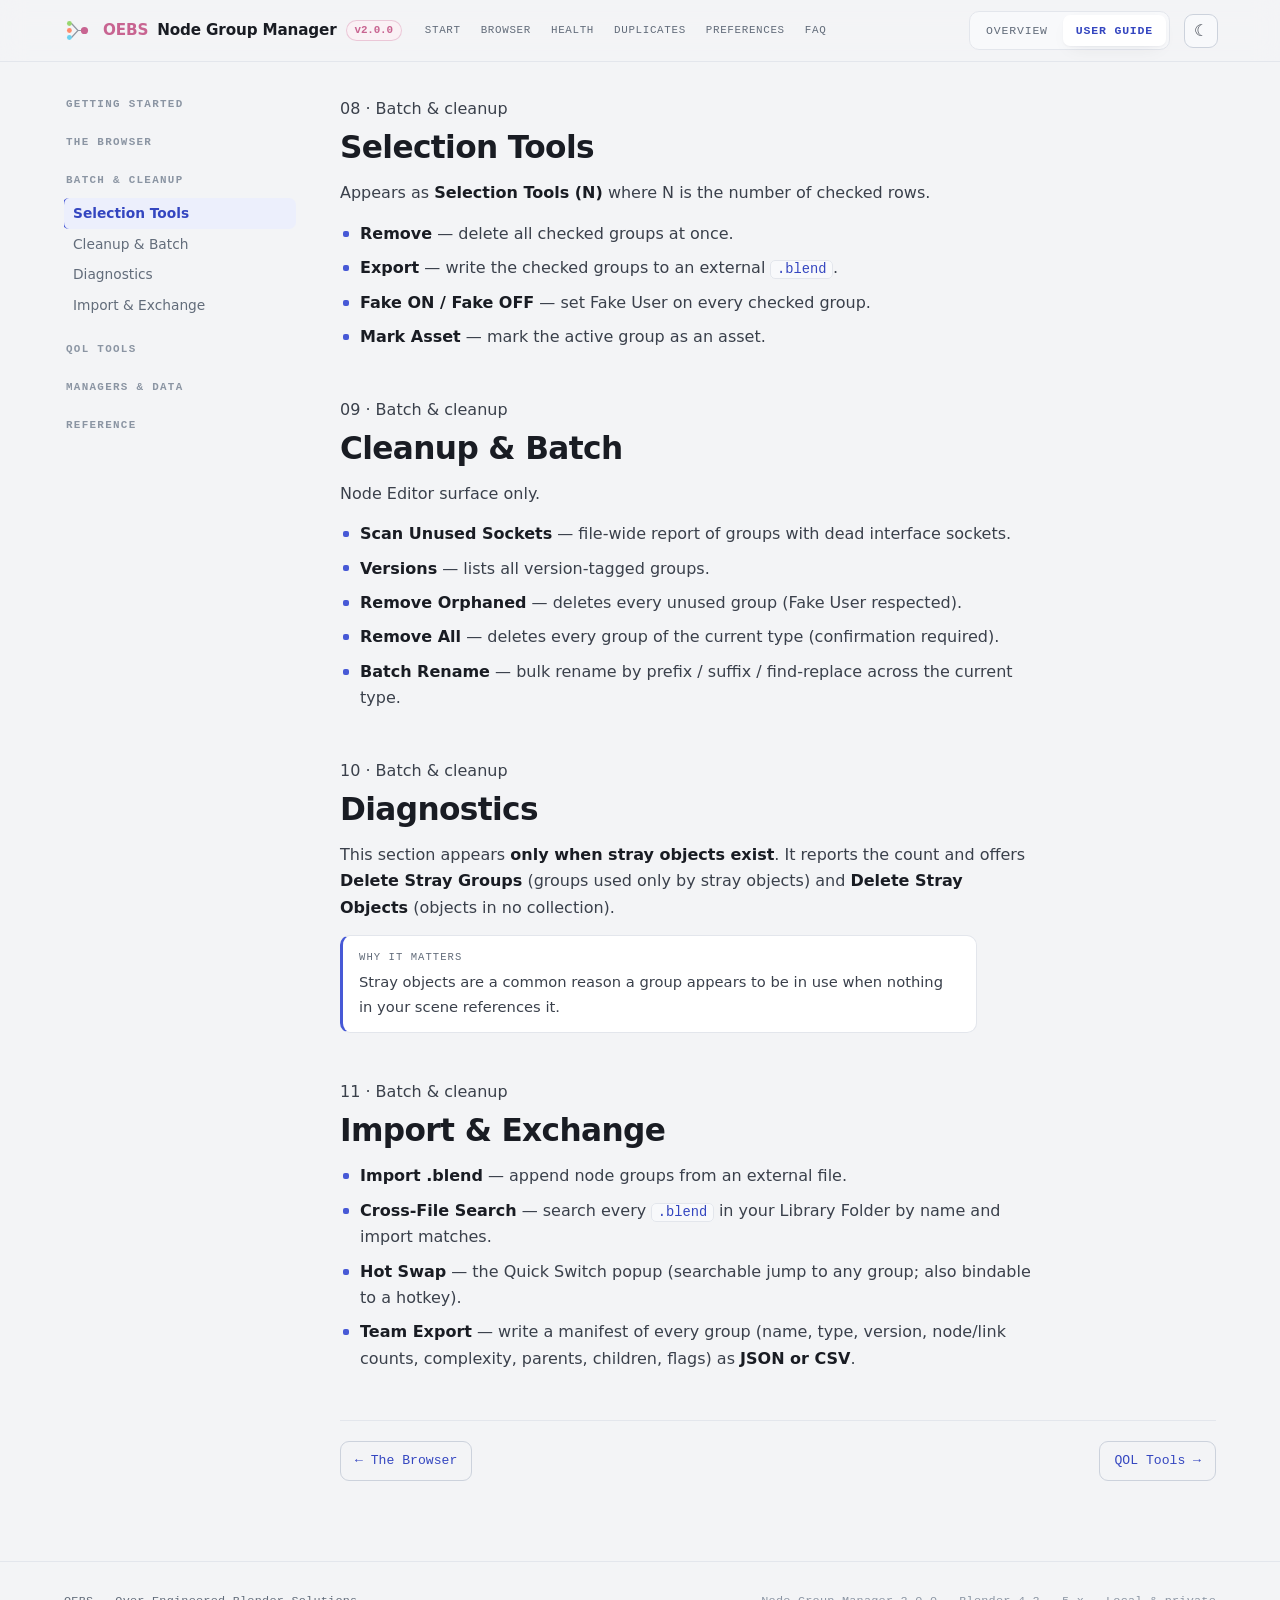
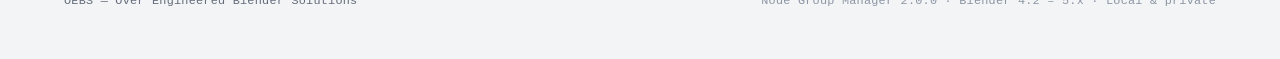
<file: NodeGroupManager/cleanup.html>
<!DOCTYPE html>
<html lang="en">
<head>
<meta charset="utf-8">
<meta name="viewport" content="width=device-width, initial-scale=1">
<title>OEBS Node Group Manager 2.0 — Batch & Cleanup</title>
<script>
(function () {
  var t = localStorage.getItem('ngm-theme') ||
          (matchMedia('(prefers-color-scheme: dark)').matches ? 'dark' : 'light');
  document.documentElement.setAttribute('data-theme', t);
})();
</script>

<link rel="stylesheet" href="style.css">

</head>
<body>

<header class="topbar">
  <div class="topbar-in">
    <span class="brand">
      <span class="glyph"><svg viewBox="0 0 26 24" aria-hidden="true"><path class="wire" d="M7 5.5 L13 12 L7 18.5 M13 12 H17"/><circle class="n-gn" cx="5" cy="5.5" r="2.25"/><circle class="n-sn" cx="5" cy="12" r="2.25"/><circle class="n-comp" cx="5" cy="18.5" r="2.25"/><circle class="n-hub" cx="19" cy="12" r="3.35"/></svg></span>
      <span class="brand-oebs">OEBS</span> Node Group Manager
      <span class="ver">v2.0.0</span>
    </span>
    <nav class="guidenav">
      <a href="start.html#start">Start</a>
      <a href="browser.html#browser">Browser</a>
      <a href="qol-tools.html#health">Health</a>
      <a href="qol-tools.html#dedupe">Duplicates</a>
      <a href="reference.html#prefs">Preferences</a>
      <a href="reference.html#faq">FAQ</a>
    </nav>
    <span class="sp"></span>
    <nav class="viewtoggle">
      <a href="index.html">Overview</a>
      <a href="start.html" class="active">User Guide</a>
    </nav>
    <button class="theme-toggle" id="themeToggle" type="button" aria-label="Toggle theme">☾</button>

  </div>
</header>

<div id="view-guide">
  <div class="layout">
    <aside>
      <nav id="toc">
        <div class="toc-group">
          <h4><a class="toc-page" href="start.html">Getting started</a></h4>
        </div>
        <div class="toc-group">
          <h4><a class="toc-page" href="browser.html">The browser</a></h4>
        </div>
        <div class="toc-group">
          <h4>Batch &amp; cleanup</h4>
          <a href="#selection">Selection Tools</a>
          <a href="#cleanup">Cleanup &amp; Batch</a>
          <a href="#diagnostics">Diagnostics</a>
          <a href="#exchange">Import &amp; Exchange</a>
        </div>
        <div class="toc-group">
          <h4><a class="toc-page" href="qol-tools.html">QOL Tools</a></h4>
        </div>
        <div class="toc-group">
          <h4><a class="toc-page" href="managers.html">Managers &amp; data</a></h4>
        </div>
        <div class="toc-group">
          <h4><a class="toc-page" href="reference.html">Reference</a></h4>
        </div>
      </nav>
    </aside>

    <main>
      <section id="selection">
        <p class="eyebrow">08 · Batch &amp; cleanup</p>
        <h2>Selection Tools</h2>
        <p>Appears as <strong>Selection Tools (N)</strong> where N is the number of checked rows.</p>
        <ul class="clean">
          <li><strong>Remove</strong> — delete all checked groups at once.</li>
          <li><strong>Export</strong> — write the checked groups to an external <code>.blend</code>.</li>
          <li><strong>Fake ON / Fake OFF</strong> — set Fake User on every checked group.</li>
          <li><strong>Mark Asset</strong> — mark the active group as an asset.</li>
        </ul>
      </section>

      <section id="cleanup">
        <p class="eyebrow">09 · Batch &amp; cleanup</p>
        <h2>Cleanup &amp; Batch</h2>
        <p>Node Editor surface only.</p>
        <ul class="clean">
          <li><strong>Scan Unused Sockets</strong> — file-wide report of groups with dead interface sockets.</li>
          <li><strong>Versions</strong> — lists all version-tagged groups.</li>
          <li><strong>Remove Orphaned</strong> — deletes every unused group (Fake User respected).</li>
          <li><strong>Remove All</strong> — deletes every group of the current type (confirmation required).</li>
          <li><strong>Batch Rename</strong> — bulk rename by prefix / suffix / find-replace across the current type.</li>
        </ul>
      </section>

      <section id="diagnostics">
        <p class="eyebrow">10 · Batch &amp; cleanup</p>
        <h2>Diagnostics</h2>
        <p>This section appears <strong>only when stray objects exist</strong>. It reports the count and offers <strong>Delete Stray Groups</strong> (groups used only by stray objects) and <strong>Delete Stray Objects</strong> (objects in no collection).</p>
        <div class="note"><span class="lab">Why it matters</span>Stray objects are a common reason a group appears to be in use when nothing in your scene references it.</div>
      </section>

      <section id="exchange">
        <p class="eyebrow">11 · Batch &amp; cleanup</p>
        <h2>Import &amp; Exchange</h2>
        <ul class="clean">
          <li><strong>Import .blend</strong> — append node groups from an external file.</li>
          <li><strong>Cross-File Search</strong> — search every <code>.blend</code> in your Library Folder by name and import matches.</li>
          <li><strong>Hot Swap</strong> — the Quick Switch popup (searchable jump to any group; also bindable to a hotkey).</li>
          <li><strong>Team Export</strong> — write a manifest of every group (name, type, version, node/link counts, complexity, parents, children, flags) as <strong>JSON or CSV</strong>.</li>
        </ul>
      </section>

      <div class="pager">
        <a href="browser.html">&larr; The Browser</a>
        <a href="qol-tools.html">QOL Tools &rarr;</a>
      </div>
    </main>
  </div>
</div>

<footer>
  <div class="footer-inner">
    <span>OEBS — Over Engineered Blender Solutions</span>
    <span class="r">Node Group Manager 2.0.0 · Blender 4.2 – 5.x · Local &amp; private</span>
  </div>
</footer>

<script>
(function () {
  const links = Array.from(document.querySelectorAll('#toc a[href^="#"]'));
  const map = new Map(links.map(a => [a.getAttribute('href').slice(1), a]));
  const io = new IntersectionObserver((entries) => {
    entries.forEach(e => {
      if (e.isIntersecting) {
        links.forEach(l => l.classList.remove('active'));
        const a = map.get(e.target.id);
        if (a) a.classList.add('active');
      }
    });
  }, { rootMargin: '-20% 0px -70% 0px', threshold: 0 });
  document.querySelectorAll('main section[id]').forEach(s => io.observe(s));
})();

(function () {
  var btn = document.getElementById('themeToggle');
  if (!btn) return;
  function icon(t) { return t === 'dark' ? '☀' : '☾'; }
  function label(t) { return t === 'dark' ? 'Switch to light theme' : 'Switch to dark theme'; }
  function paint(t) { btn.textContent = icon(t); btn.setAttribute('aria-label', label(t)); btn.title = label(t); }
  paint(document.documentElement.getAttribute('data-theme') || 'light');
  btn.addEventListener('click', function () {
    var next = document.documentElement.getAttribute('data-theme') === 'dark' ? 'light' : 'dark';
    localStorage.setItem('ngm-theme', next);
    document.documentElement.setAttribute('data-theme', next);
    paint(next);
  });
})();
</script>
</body>
</html>
</file>
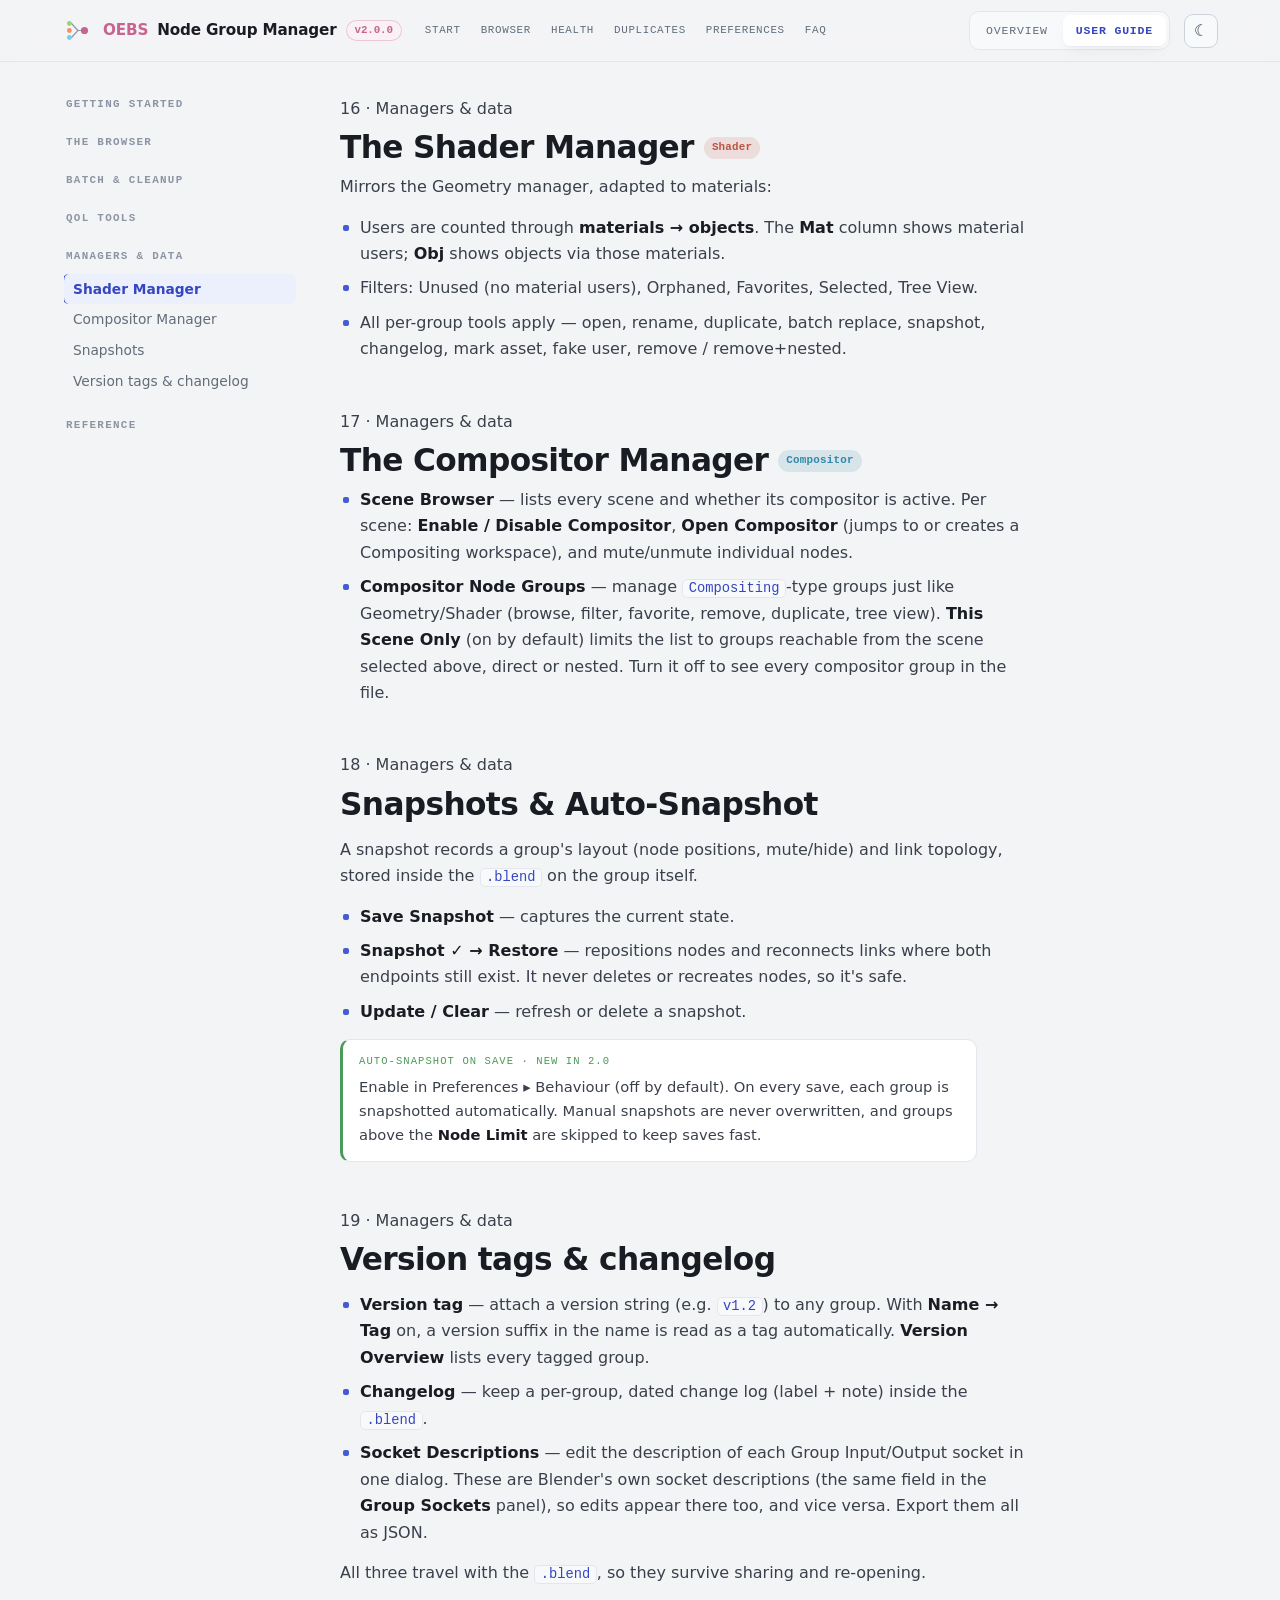
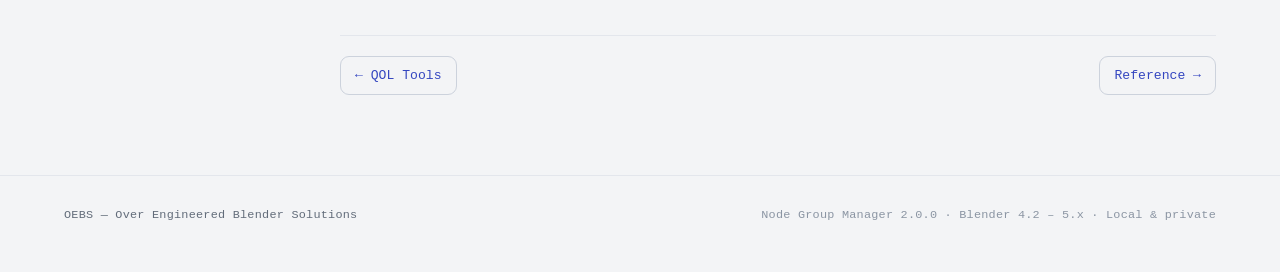
<file: NodeGroupManager/managers.html>
<!DOCTYPE html>
<html lang="en">
<head>
<meta charset="utf-8">
<meta name="viewport" content="width=device-width, initial-scale=1">
<title>OEBS Node Group Manager 2.0 — Managers & Data</title>
<script>
(function () {
  var t = localStorage.getItem('ngm-theme') ||
          (matchMedia('(prefers-color-scheme: dark)').matches ? 'dark' : 'light');
  document.documentElement.setAttribute('data-theme', t);
})();
</script>

<link rel="stylesheet" href="style.css">

</head>
<body>

<header class="topbar">
  <div class="topbar-in">
    <span class="brand">
      <span class="glyph"><svg viewBox="0 0 26 24" aria-hidden="true"><path class="wire" d="M7 5.5 L13 12 L7 18.5 M13 12 H17"/><circle class="n-gn" cx="5" cy="5.5" r="2.25"/><circle class="n-sn" cx="5" cy="12" r="2.25"/><circle class="n-comp" cx="5" cy="18.5" r="2.25"/><circle class="n-hub" cx="19" cy="12" r="3.35"/></svg></span>
      <span class="brand-oebs">OEBS</span> Node Group Manager
      <span class="ver">v2.0.0</span>
    </span>
    <nav class="guidenav">
      <a href="start.html#start">Start</a>
      <a href="browser.html#browser">Browser</a>
      <a href="qol-tools.html#health">Health</a>
      <a href="qol-tools.html#dedupe">Duplicates</a>
      <a href="reference.html#prefs">Preferences</a>
      <a href="reference.html#faq">FAQ</a>
    </nav>
    <span class="sp"></span>
    <nav class="viewtoggle">
      <a href="index.html">Overview</a>
      <a href="start.html" class="active">User Guide</a>
    </nav>
    <button class="theme-toggle" id="themeToggle" type="button" aria-label="Toggle theme">☾</button>

  </div>
</header>

<div id="view-guide">
  <div class="layout">
    <aside>
      <nav id="toc">
        <div class="toc-group">
          <h4><a class="toc-page" href="start.html">Getting started</a></h4>
        </div>
        <div class="toc-group">
          <h4><a class="toc-page" href="browser.html">The browser</a></h4>
        </div>
        <div class="toc-group">
          <h4><a class="toc-page" href="cleanup.html">Batch &amp; cleanup</a></h4>
        </div>
        <div class="toc-group">
          <h4><a class="toc-page" href="qol-tools.html">QOL Tools</a></h4>
        </div>
        <div class="toc-group">
          <h4>Managers &amp; data</h4>
          <a href="#shader">Shader Manager</a>
          <a href="#compositor">Compositor Manager</a>
          <a href="#snapshots">Snapshots</a>
          <a href="#versions">Version tags &amp; changelog</a>
        </div>
        <div class="toc-group">
          <h4><a class="toc-page" href="reference.html">Reference</a></h4>
        </div>
      </nav>
    </aside>

    <main>
      <section id="shader">
        <p class="eyebrow">16 · Managers &amp; data</p>
        <div class="lead-row"><h2 style="margin:0">The Shader Manager</h2><span class="badge sn">Shader</span></div>
        <p>Mirrors the Geometry manager, adapted to materials:</p>
        <ul class="clean">
          <li>Users are counted through <strong>materials → objects</strong>. The <strong>Mat</strong> column shows material users; <strong>Obj</strong> shows objects via those materials.</li>
          <li>Filters: Unused (no material users), Orphaned, Favorites, Selected, Tree View.</li>
          <li>All per-group tools apply — open, rename, duplicate, batch replace, snapshot, changelog, mark asset, fake user, remove / remove+nested.</li>
        </ul>
      </section>

      <section id="compositor">
        <p class="eyebrow">17 · Managers &amp; data</p>
        <div class="lead-row"><h2 style="margin:0">The Compositor Manager</h2><span class="badge comp">Compositor</span></div>
        <ul class="clean">
          <li><strong>Scene Browser</strong> — lists every scene and whether its compositor is active. Per scene: <strong>Enable / Disable Compositor</strong>, <strong>Open Compositor</strong> (jumps to or creates a Compositing workspace), and mute/unmute individual nodes.</li>
          <li><strong>Compositor Node Groups</strong> — manage <code>Compositing</code>-type groups just like Geometry/Shader (browse, filter, favorite, remove, duplicate, tree view). <strong>This Scene Only</strong> (on by default) limits the list to groups reachable from the scene selected above, direct or nested. Turn it off to see every compositor group in the file.</li>
        </ul>
      </section>

      <section id="snapshots">
        <p class="eyebrow">18 · Managers &amp; data</p>
        <h2>Snapshots &amp; Auto-Snapshot</h2>
        <p>A snapshot records a group's layout (node positions, mute/hide) and link topology, stored inside the <code>.blend</code> on the group itself.</p>
        <ul class="clean">
          <li><strong>Save Snapshot</strong> — captures the current state.</li>
          <li><strong>Snapshot ✓ → Restore</strong> — repositions nodes and reconnects links where both endpoints still exist. It never deletes or recreates nodes, so it's safe.</li>
          <li><strong>Update / Clear</strong> — refresh or delete a snapshot.</li>
        </ul>
        <div class="note tip"><span class="lab">Auto-Snapshot on Save · New in 2.0</span>Enable in Preferences ▸ Behaviour (off by default). On every save, each group is snapshotted automatically. Manual snapshots are never overwritten, and groups above the <strong>Node Limit</strong> are skipped to keep saves fast.</div>
      </section>

      <section id="versions">
        <p class="eyebrow">19 · Managers &amp; data</p>
        <h2>Version tags &amp; changelog</h2>
        <ul class="clean">
          <li><strong>Version tag</strong> — attach a version string (e.g. <code>v1.2</code>) to any group. With <strong>Name → Tag</strong> on, a version suffix in the name is read as a tag automatically. <strong>Version Overview</strong> lists every tagged group.</li>
          <li><strong>Changelog</strong> — keep a per-group, dated change log (label + note) inside the <code>.blend</code>.</li>
          <li><strong>Socket Descriptions</strong> — edit the description of each Group Input/Output socket in one dialog. These are Blender's own socket descriptions (the same field in the <strong>Group Sockets</strong> panel), so edits appear there too, and vice versa. Export them all as JSON.</li>
        </ul>
        <p>All three travel with the <code>.blend</code>, so they survive sharing and re-opening.</p>
      </section>

      <div class="pager">
        <a href="qol-tools.html">&larr; QOL Tools</a>
        <a href="reference.html">Reference &rarr;</a>
      </div>
    </main>
  </div>
</div>

<footer>
  <div class="footer-inner">
    <span>OEBS — Over Engineered Blender Solutions</span>
    <span class="r">Node Group Manager 2.0.0 · Blender 4.2 – 5.x · Local &amp; private</span>
  </div>
</footer>

<script>
(function () {
  const links = Array.from(document.querySelectorAll('#toc a[href^="#"]'));
  const map = new Map(links.map(a => [a.getAttribute('href').slice(1), a]));
  const io = new IntersectionObserver((entries) => {
    entries.forEach(e => {
      if (e.isIntersecting) {
        links.forEach(l => l.classList.remove('active'));
        const a = map.get(e.target.id);
        if (a) a.classList.add('active');
      }
    });
  }, { rootMargin: '-20% 0px -70% 0px', threshold: 0 });
  document.querySelectorAll('main section[id]').forEach(s => io.observe(s));
})();

(function () {
  var btn = document.getElementById('themeToggle');
  if (!btn) return;
  function icon(t) { return t === 'dark' ? '☀' : '☾'; }
  function label(t) { return t === 'dark' ? 'Switch to light theme' : 'Switch to dark theme'; }
  function paint(t) { btn.textContent = icon(t); btn.setAttribute('aria-label', label(t)); btn.title = label(t); }
  paint(document.documentElement.getAttribute('data-theme') || 'light');
  btn.addEventListener('click', function () {
    var next = document.documentElement.getAttribute('data-theme') === 'dark' ? 'light' : 'dark';
    localStorage.setItem('ngm-theme', next);
    document.documentElement.setAttribute('data-theme', next);
    paint(next);
  });
})();
</script>
</body>
</html>
</file>
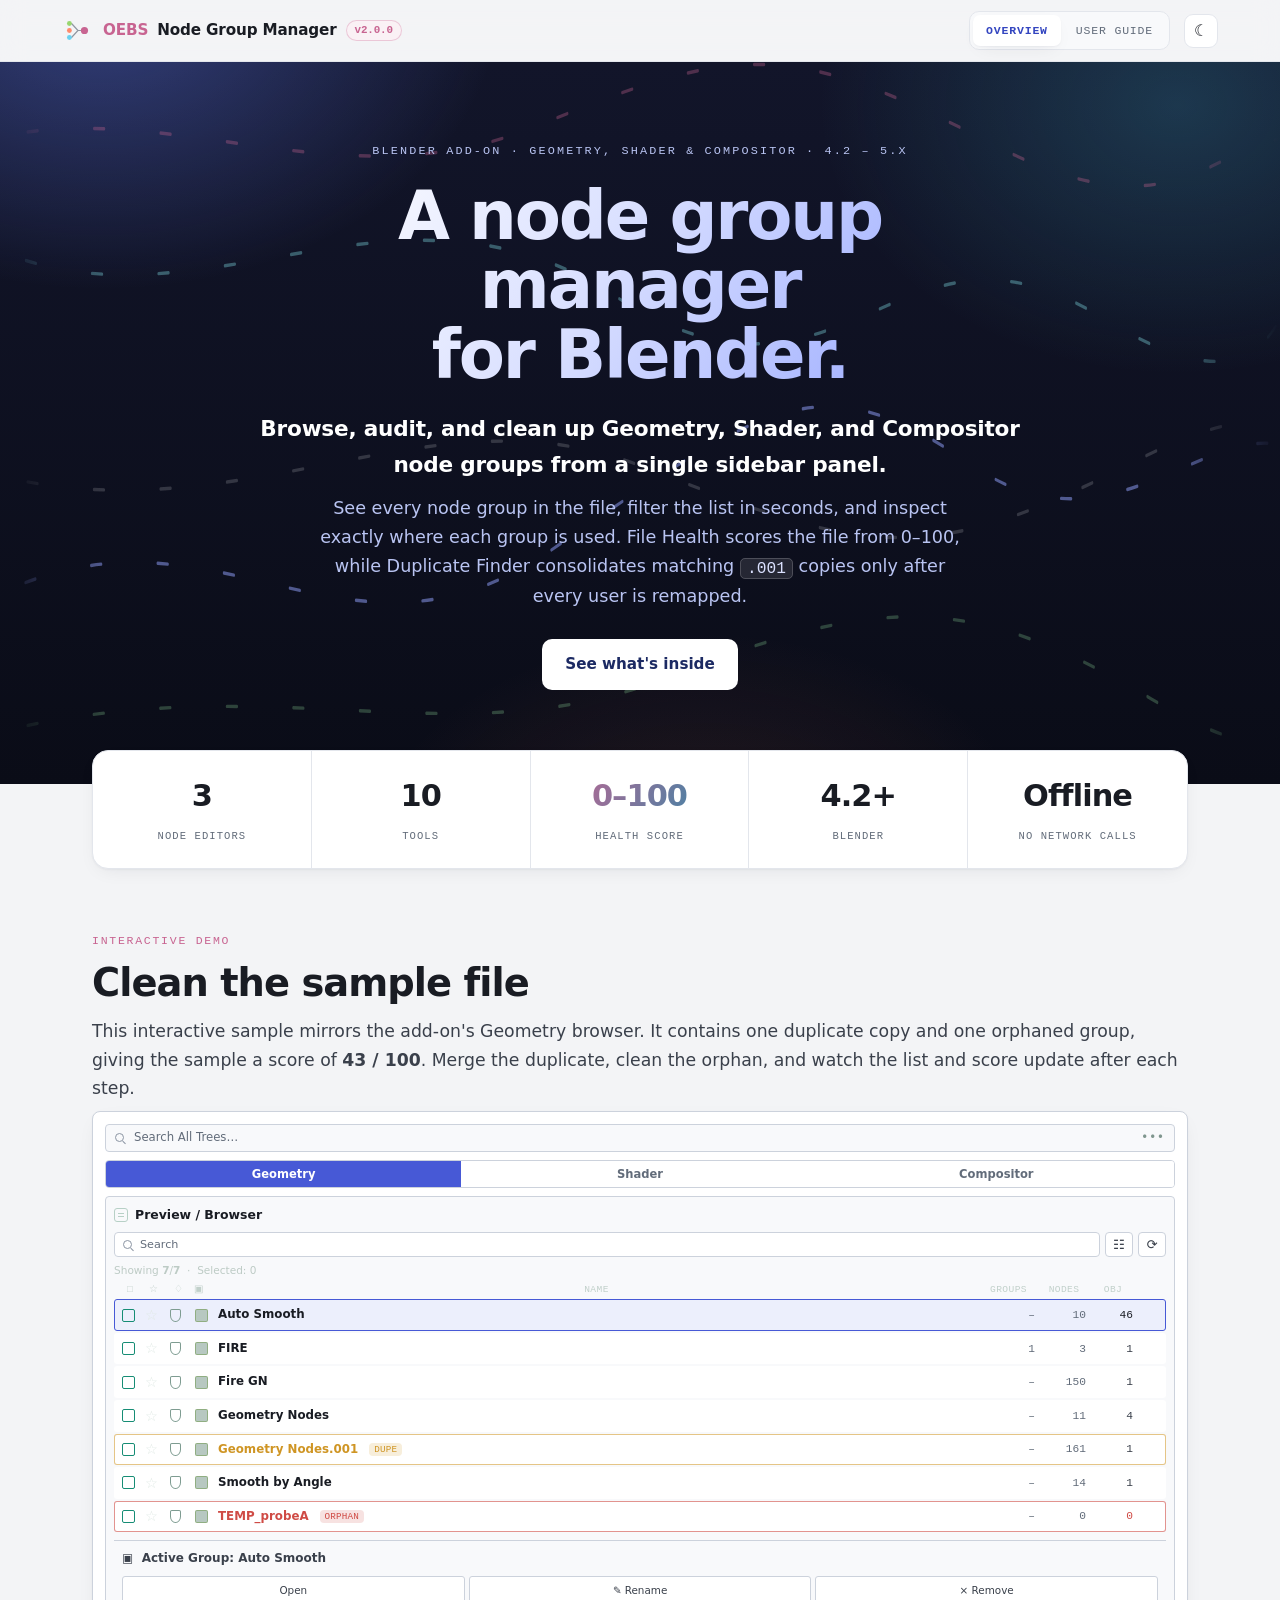
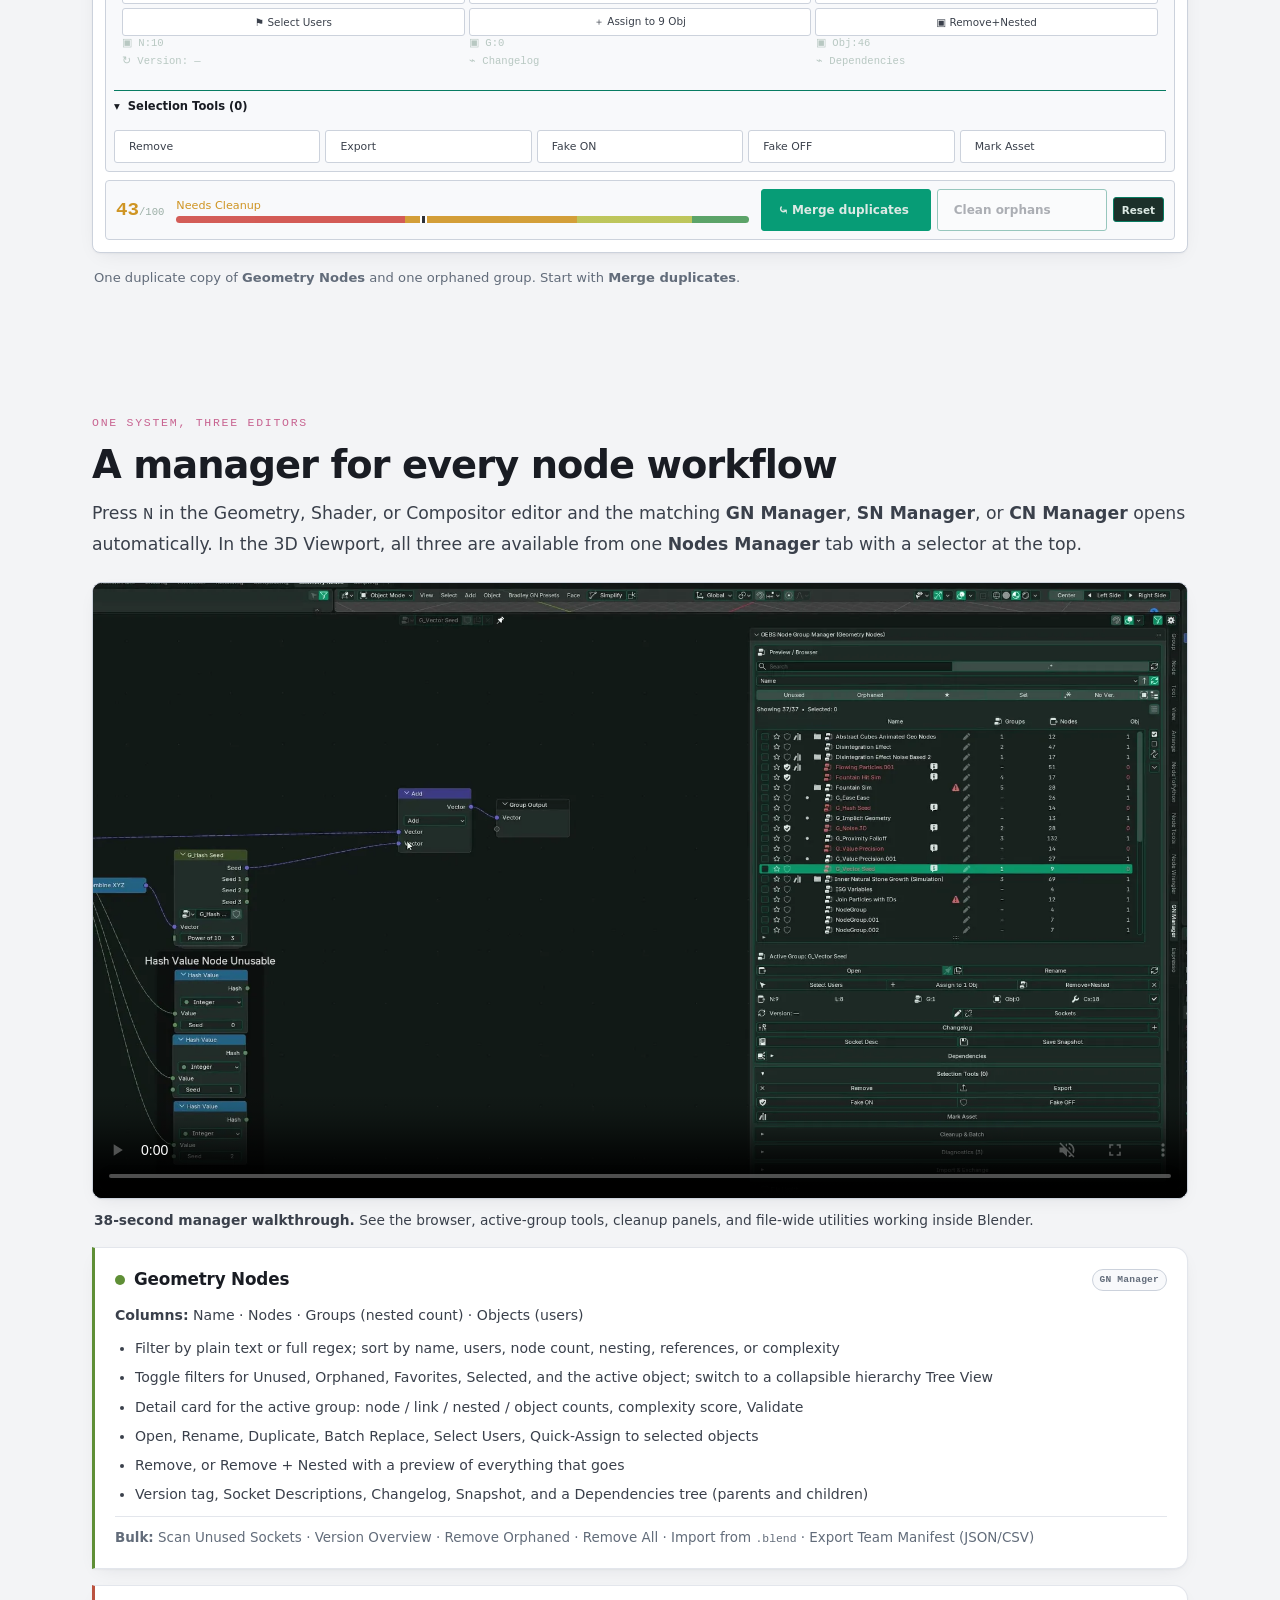
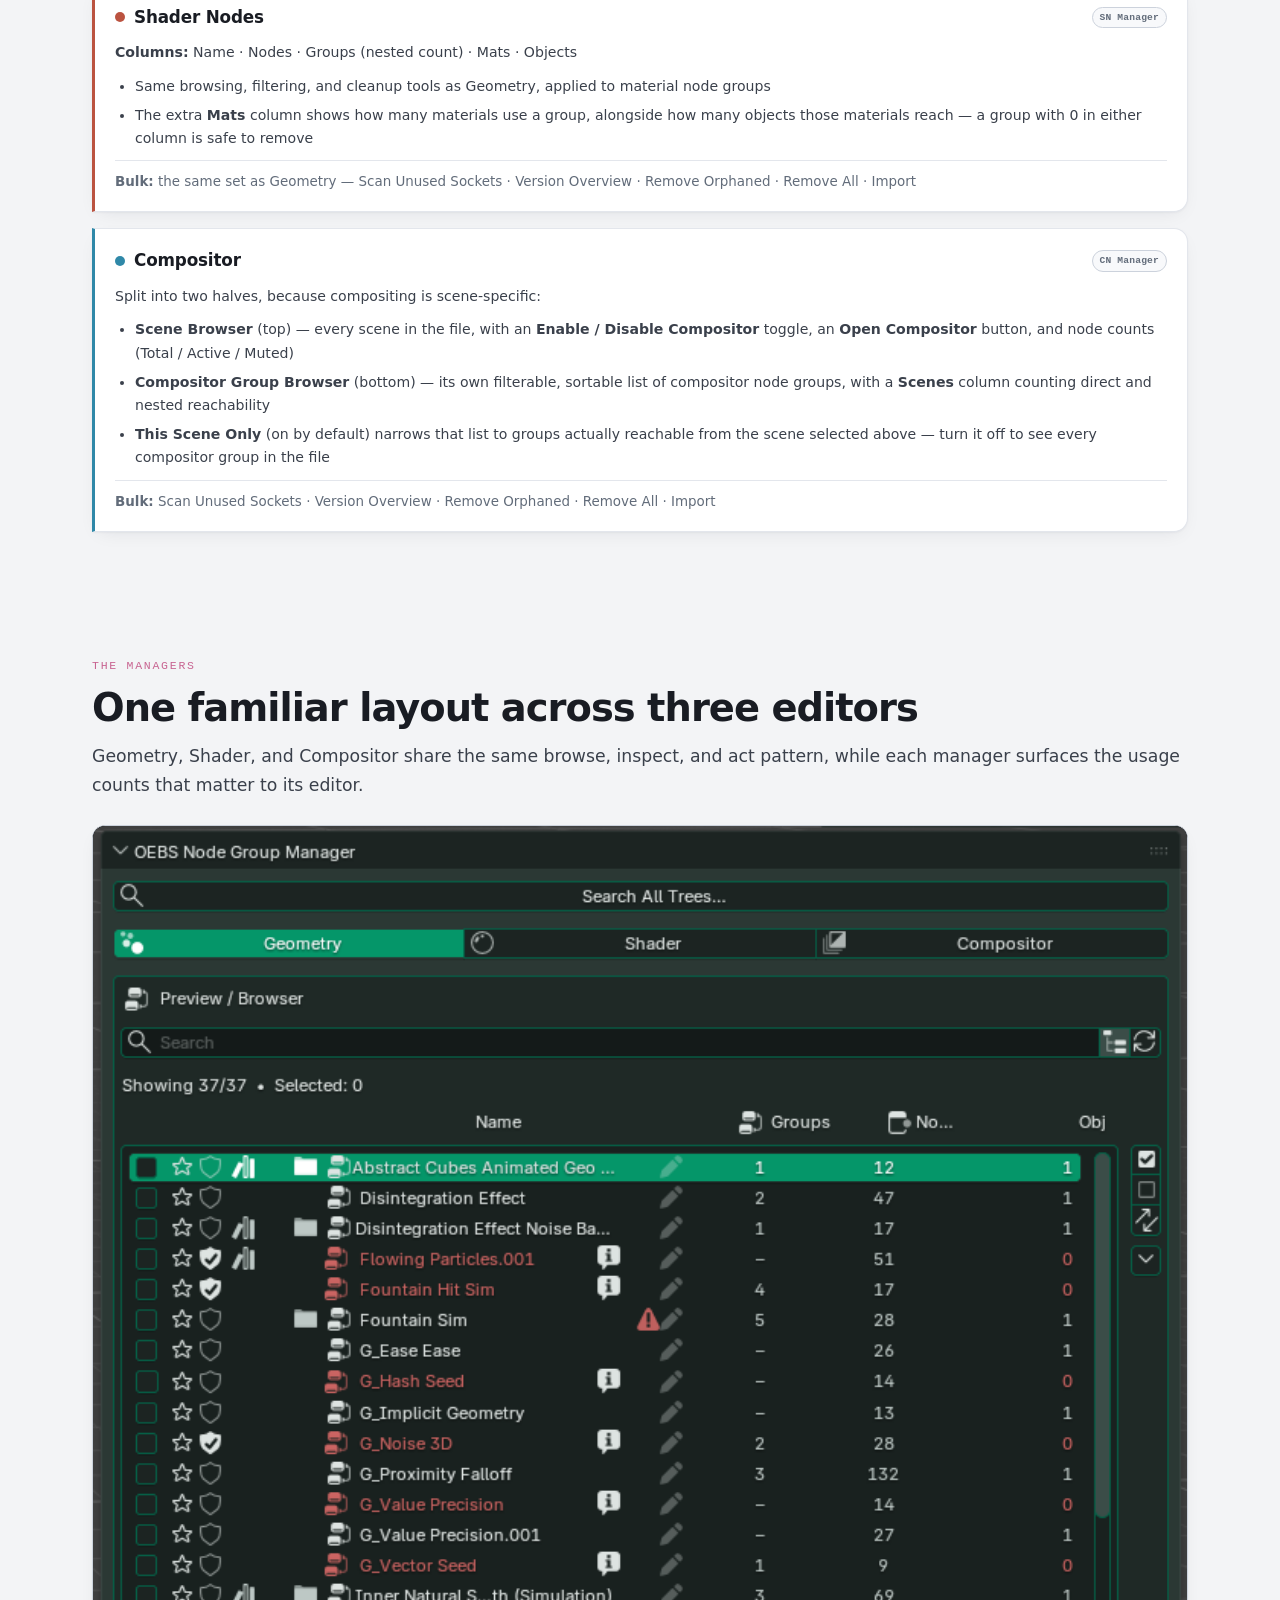
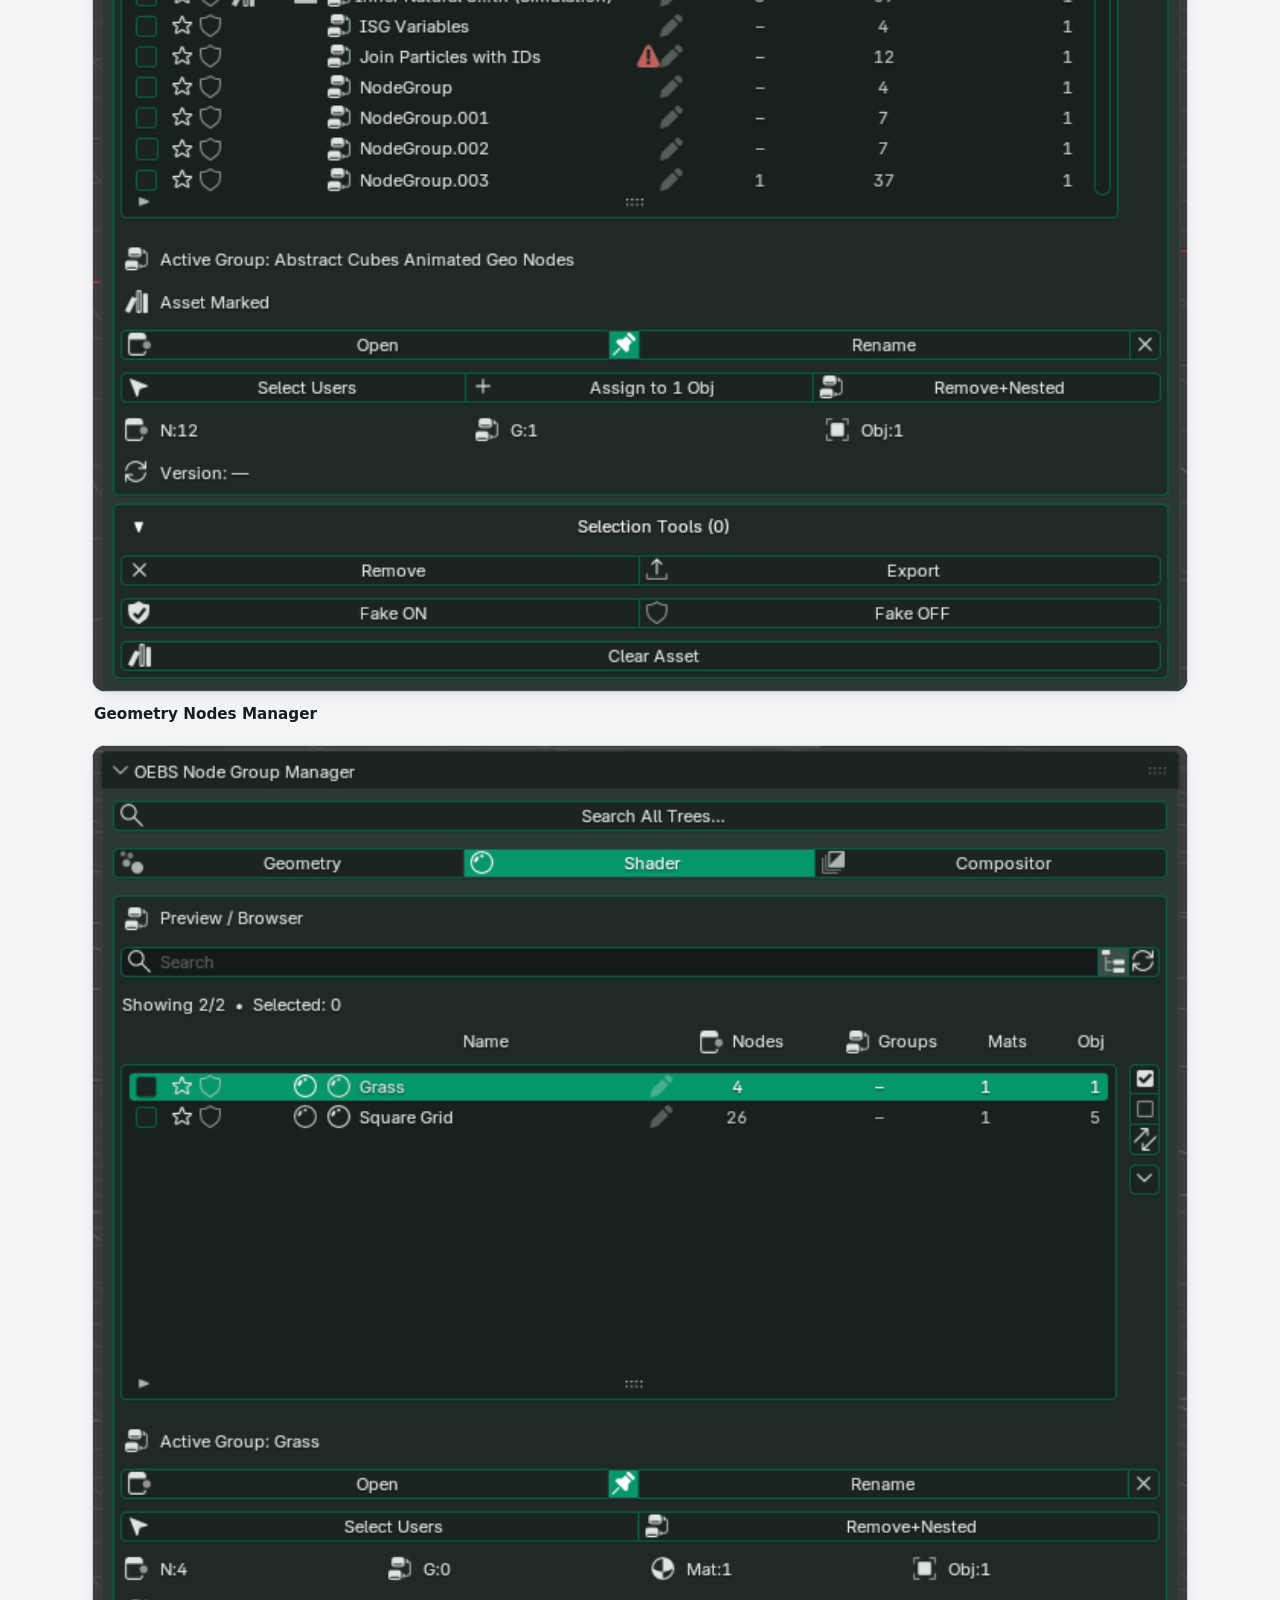
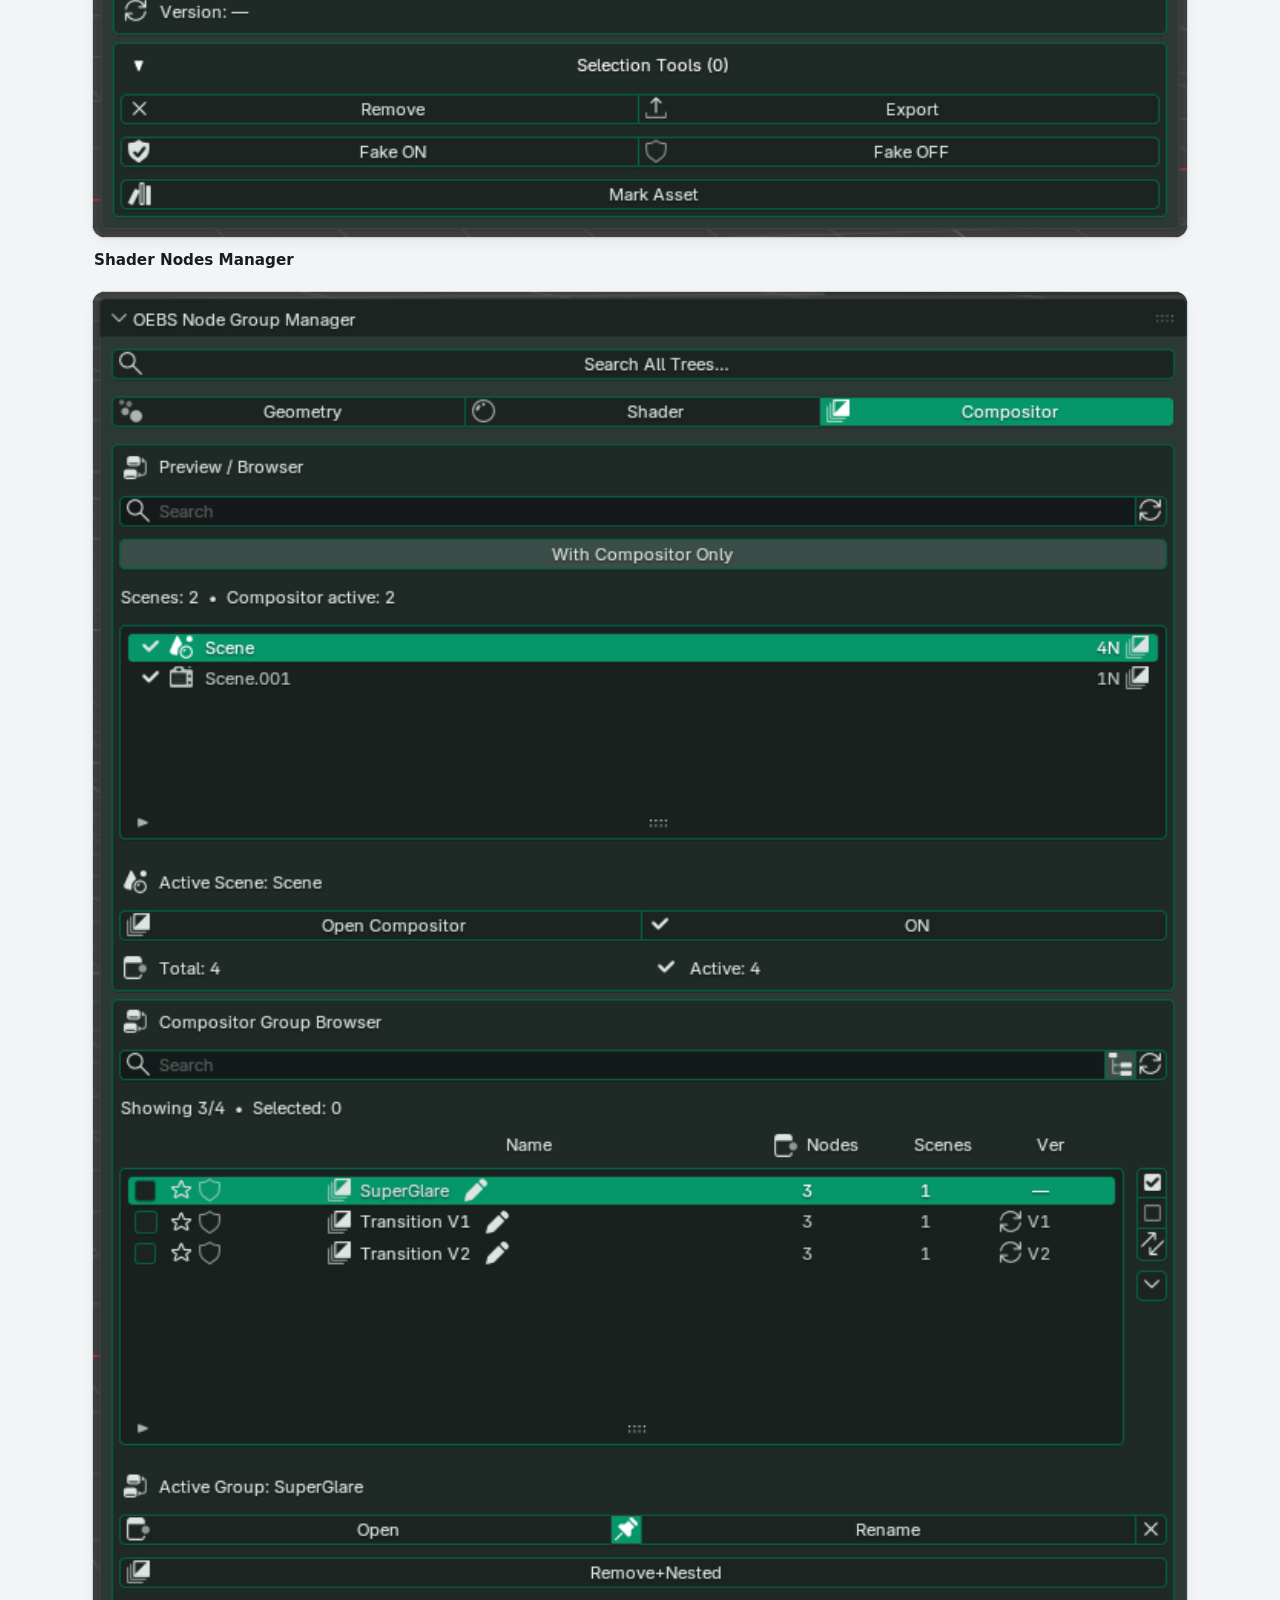
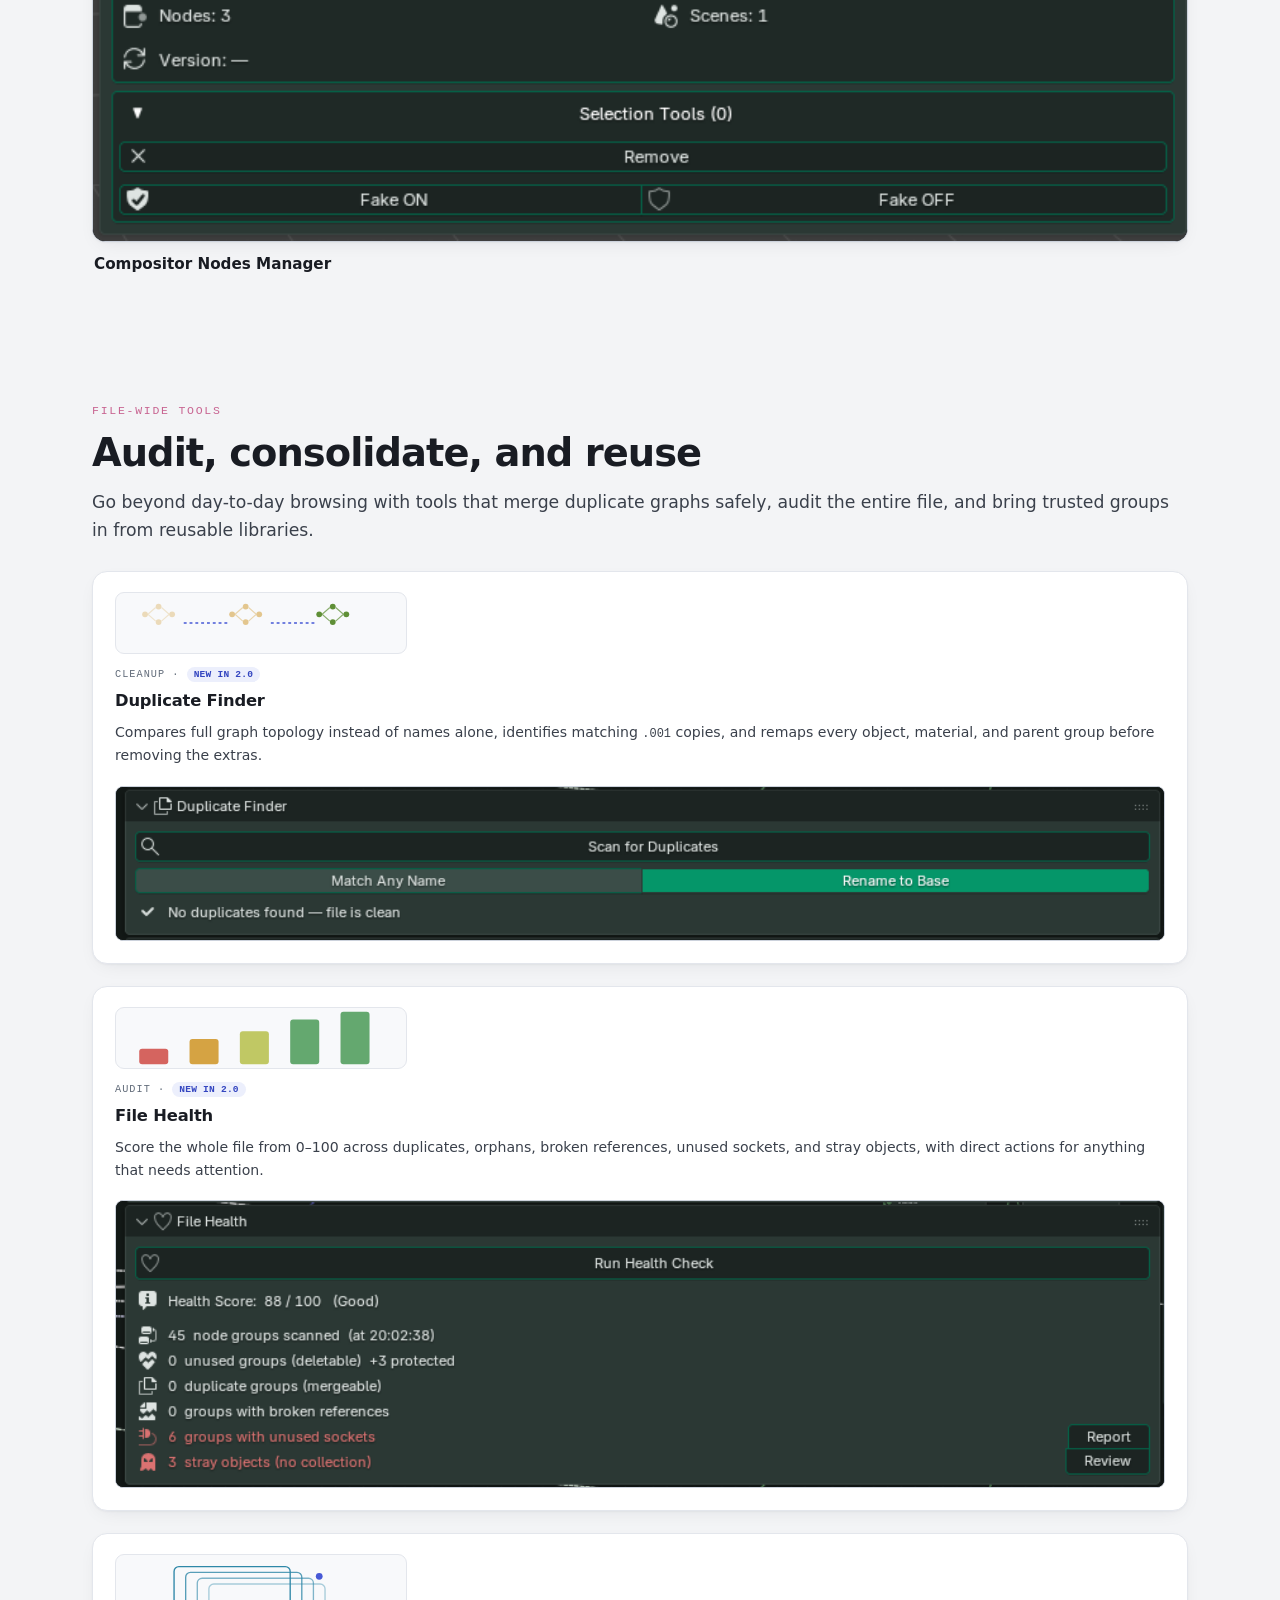
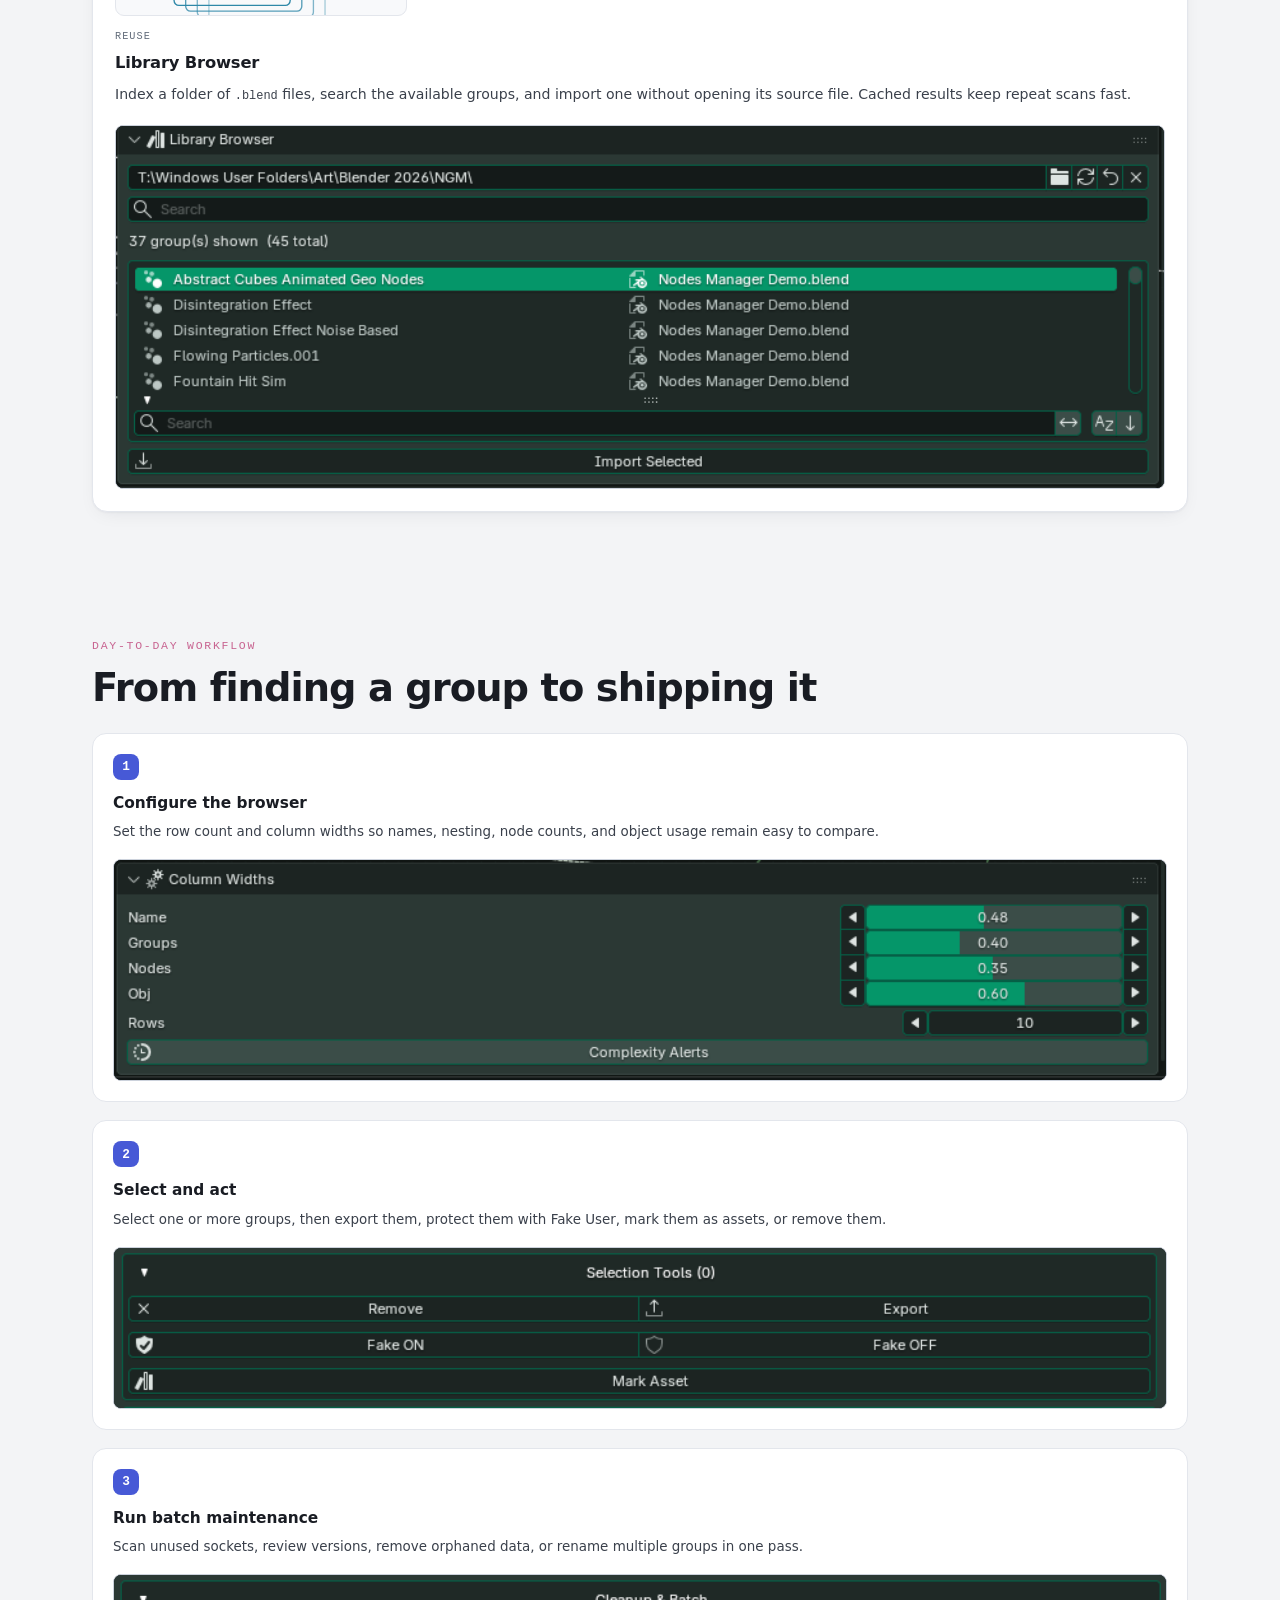
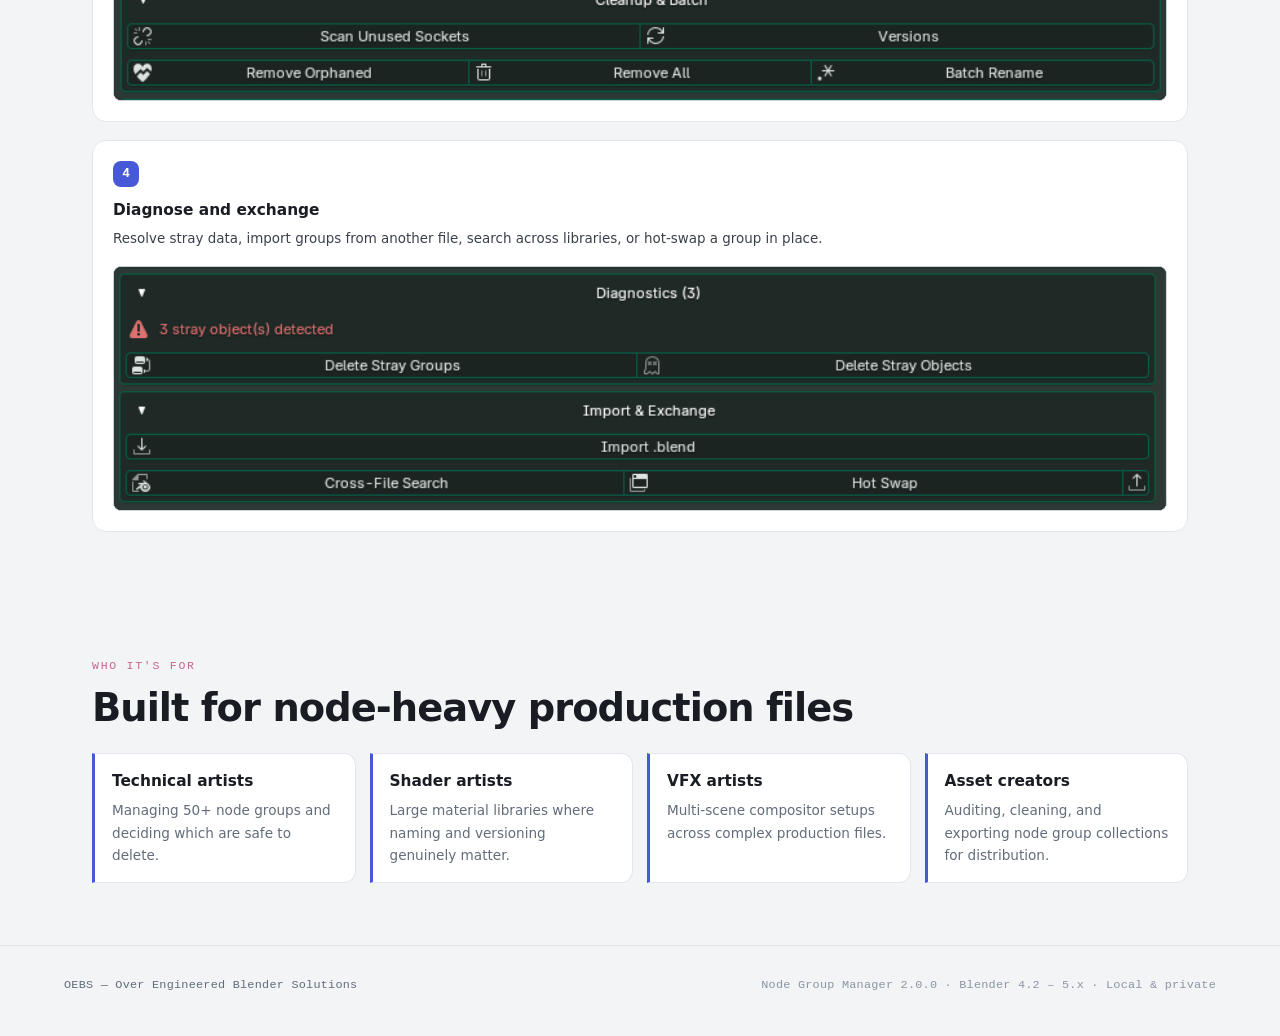
<file: NodeGroupManager/overview.html>
<!DOCTYPE html>
<html lang="en">
<head>
<meta charset="utf-8">
<meta name="viewport" content="width=device-width, initial-scale=1">
<title>OEBS Node Group Manager 2.0 for Blender</title>
<script>
(function () {
  var t = localStorage.getItem('ngm-theme') ||
          (matchMedia('(prefers-color-scheme: dark)').matches ? 'dark' : 'light');
  document.documentElement.setAttribute('data-theme', t);
})();
</script>

<style>

  :root {
    --bg: #f3f4f6; --surface: #ffffff; --surface-2: #f8f9fb;
    --ink: #191c23; --ink-soft: #3a404b; --muted: #626c7a; --faint: #8b95a3;
    --border: #e3e6ec; --border-strong: #ccd2dc;
    --accent: #4759d6; --accent-ink: #3446c0; --accent-wash: #eceffc;
    --brand: #c86491;
    --gn: #5f8f36; --sn: #bb5340; --comp: #2f88a8;
    --good: #4a9a58; --warn: #cf9524; --crit: #cf4b45;
    --hero-1: #1c2a63; --hero-2: #2f47b8; --hero-3: #4a63e0; --hero-ink: #eef1ff; --hero-soft: #b9c4f2;
    --shadow: 0 1px 2px rgba(20,26,40,.04), 0 6px 20px -8px rgba(20,26,40,.10);
    --mono: ui-monospace, "Cascadia Code", "JetBrains Mono", "SF Mono", Consolas, monospace;
    --sans: system-ui, -apple-system, "Segoe UI", Roboto, "Helvetica Neue", Arial, sans-serif;
    --maxw: 1200px;
  }
  @media (prefers-color-scheme: dark) {
    :root {
      --bg: #121419; --surface: #1a1d24; --surface-2: #1f232c;
      --ink: #e9ebf1; --ink-soft: #c4c9d4; --muted: #98a1b0; --faint: #6b7484;
      --border: #2a2f3a; --border-strong: #3a414f;
      --accent: #8091f2; --accent-ink: #a3b0f8; --accent-wash: #20263d;
      --gn: #91bd63; --sn: #e08066; --comp: #5cb6d6;
      --good: #6cc07d; --warn: #e2b24d; --crit: #e8726c;
      --shadow: 0 1px 2px rgba(0,0,0,.3), 0 10px 30px -12px rgba(0,0,0,.55);
    }
  }
  :root[data-theme="light"] { --bg:#f3f4f6;--surface:#fff;--surface-2:#f8f9fb;--ink:#191c23;--ink-soft:#3a404b;--muted:#626c7a;--faint:#8b95a3;--border:#e3e6ec;--border-strong:#ccd2dc;--accent:#4759d6;--accent-ink:#3446c0;--accent-wash:#eceffc;--gn:#5f8f36;--sn:#bb5340;--comp:#2f88a8;--good:#4a9a58;--warn:#cf9524;--crit:#cf4b45;--shadow:0 1px 2px rgba(20,26,40,.04),0 6px 20px -8px rgba(20,26,40,.10);}
  :root[data-theme="dark"] { --bg:#121419;--surface:#1a1d24;--surface-2:#1f232c;--ink:#e9ebf1;--ink-soft:#c4c9d4;--muted:#98a1b0;--faint:#6b7484;--border:#2a2f3a;--border-strong:#3a414f;--accent:#8091f2;--accent-ink:#a3b0f8;--accent-wash:#20263d;--gn:#91bd63;--sn:#e08066;--comp:#5cb6d6;--good:#6cc07d;--warn:#e2b24d;--crit:#e8726c;--shadow:0 1px 2px rgba(0,0,0,.3),0 10px 30px -12px rgba(0,0,0,.55);}

  * { box-sizing: border-box; }
  html { scroll-behavior: smooth; }
  @media (prefers-reduced-motion: reduce) { html { scroll-behavior: auto; } }
  body {
    margin: 0; background: var(--bg); color: var(--ink);
    font-family: var(--sans); font-size: 16px; line-height: 1.65;
    -webkit-font-smoothing: antialiased; text-rendering: optimizeLegibility;
  }
  ::selection { background: var(--accent); color: #fff; }
  h1,h2,h3,h4 { text-wrap: balance; }

  /* ===== Shared top bar with view switcher ===== */
  .topbar {
    position: sticky; top: 0; z-index: 70;
    background: color-mix(in srgb, var(--bg) 84%, transparent);
    backdrop-filter: blur(12px); border-bottom: 1px solid var(--border);
  }
  .topbar-in {
    max-width: var(--maxw); margin: 0 auto; padding: 11px 22px;
    display: flex; align-items: center; gap: 14px;
  }
  .brand {
    display: flex; align-items: center; gap: 9px;
    font-weight: 680; letter-spacing: -.01em; font-size: .95rem;
    white-space: nowrap;
  }
  .glyph {
    width: 32px; height: 30px; flex: none; position: relative;
    display: grid; place-items: center; overflow: visible;
  }
  .glyph::after { content: none; }
  .glyph svg { position: relative; z-index: 1; width: 28px; height: 27px; display: block; }
  .glyph .wire { fill: none; stroke: color-mix(in srgb, var(--muted) 70%, var(--surface)); stroke-width: 1.15; stroke-linecap: round; }
  .glyph .n-gn { fill: #98d66f; }
  .glyph .n-sn { fill: #ff8a6b; }
  .glyph .n-comp { fill: #6bd2f0; }
  .glyph .n-hub { fill: var(--brand); }
  .brand-oebs { color: var(--brand); font-weight: 800; }
  .brand .ver {
    font-family: var(--mono); font-size: .68rem; color: var(--brand);
    background: color-mix(in srgb, var(--brand) 9%, var(--surface));
    border: 1px solid color-mix(in srgb, var(--brand) 30%, transparent);
    padding: 1px 8px; border-radius: 100px;
  }
  .guidenav {
    display: flex; align-items: center; gap: 2px;
    min-width: 0; overflow-x: auto; scrollbar-width: none;
  }
  .guidenav::-webkit-scrollbar { display: none; }
  .guidenav a {
    font-family: var(--mono); font-size: .68rem; text-transform: uppercase;
    letter-spacing: .06em; color: var(--muted); text-decoration: none;
    white-space: nowrap; padding: 6px 9px; border-radius: 7px;
  }
  .guidenav a:hover { color: var(--ink); background: var(--surface-2); }
  .topbar .sp { flex: 1; }
  .viewtoggle {
    display: flex; gap: 2px; background: var(--surface-2);
    border: 1px solid var(--border); border-radius: 10px; padding: 3px;
  }
  .viewtoggle a {
    font-family: var(--mono); font-size: .72rem; text-transform: uppercase;
    letter-spacing: .07em; color: var(--muted); text-decoration: none;
    padding: 6px 13px; border-radius: 7px; transition: all .15s;
    white-space: nowrap;
  }
  .viewtoggle a:hover { color: var(--ink); }
  .viewtoggle a.active {
    background: var(--surface); color: var(--accent-ink);
    box-shadow: var(--shadow); font-weight: 600;
  }
  .theme-toggle {
    width: 34px; height: 34px; border-radius: 9px;
    border: 1px solid var(--border); background: var(--surface);
    color: var(--ink); cursor: pointer; display: grid; place-items: center;
    font-size: 1rem; line-height: 1;
  }
  .theme-toggle:hover { border-color: var(--accent); color: var(--accent-ink); }
  [hidden] { display: none !important; }

  @media (max-width: 860px) {
    .topbar-in { align-items: flex-start; flex-wrap: wrap; gap: 9px; }
    .brand { flex: 1 1 auto; }
    .guidenav {
      order: 4; flex: 1 0 100%; width: 100%;
      padding: 3px 0 1px;
    }
    .guidenav a { background: var(--surface-2); border: 1px solid var(--border); }
    .topbar .sp { display: none; }
  }

  


  footer { border-top: 1px solid var(--border); }
  .footer-inner { max-width: var(--maxw); margin: 0 auto; padding: 30px 24px 48px;
    display: flex; justify-content: space-between; align-items: center; gap: 16px; flex-wrap: wrap;
    font-family: var(--mono); font-size: .74rem; color: var(--muted); letter-spacing: .02em; }
  .footer-inner .r { color: var(--faint); }

  a:focus-visible, .act:focus-visible, .btn:focus-visible {
    outline: 2px solid var(--accent); outline-offset: 2px; border-radius: 4px;
  }

/* ===================================================================
     VIEW: OVERVIEW
     =================================================================== */
  #view-overview { --maxw: 1140px; }

#view-overview .hero {
  position: relative; overflow: hidden; color: var(--hero-ink);
  background:
    radial-gradient(640px 460px at 8% -8%,  rgba(99,124,240,.42), transparent 62%),
    radial-gradient(560px 420px at 92% 6%,  rgba(63,168,196,.24), transparent 64%),
    radial-gradient(520px 360px at 55% 112%, rgba(196,104,78,.16), transparent 66%),
    linear-gradient(180deg, #12152a 0%, #0a0c17 100%);
}

#view-overview .signal-wrap {
  position: absolute; inset: 0 auto 0 50%;
  width: min(100%, calc(var(--maxw) + 180px));
  transform: translateX(-50%);
  pointer-events: none;
  -webkit-mask-image: linear-gradient(90deg, transparent, #000 8%, #000 92%, transparent);
  mask-image: linear-gradient(90deg, transparent, #000 8%, #000 92%, transparent);
}
#view-overview .signal-wrap svg { width: 100%; height: 100%; display: block; }
#view-overview .signal-path {
  fill: none; stroke-width: 1.6; stroke-linecap: round;
  stroke-dasharray: 8 44; animation: ngm-flow linear infinite;
}
#view-overview .signal-path.w1 { stroke: #93a4ff; opacity: .5;  animation-duration: 6.4s; }
#view-overview .signal-path.w2 { stroke: #7fd7e0; opacity: .38; animation-duration: 8.2s; animation-delay: -1.4s; }
#view-overview .signal-path.w3 { stroke: #ffffff; opacity: .16; animation-duration: 9.6s; animation-delay: -3.1s; }
#view-overview .signal-path.w4 { stroke: var(--brand); opacity: .34; animation-duration: 7.3s; animation-delay: -2.2s; }
#view-overview .signal-path.w5 { stroke: #93e0a0; opacity: .26; animation-duration: 10.4s; animation-delay: -4.6s; }
@keyframes ngm-flow { to { stroke-dashoffset: -312; } }
@media (prefers-reduced-motion: reduce) {
  #view-overview .signal-path { animation: none; opacity: .22; stroke-dasharray: none; }
}

#view-overview .hero-in {
  position: relative; z-index: 2; max-width: 860px; margin: 0 auto;
  padding: 62px 22px 94px; text-align: center;
}

#view-overview .hero-eyebrow { font-family: var(--mono); font-size: .74rem; text-transform: uppercase; letter-spacing: .18em;
      color: var(--hero-soft); margin: 18px 0 20px; }

#view-overview .hero h1 {
  font-size: clamp(2.5rem, 6vw, 4.2rem); line-height: 1.04; letter-spacing: -.032em; font-weight: 780;
  margin: 0 auto 20px; max-width: 15ch;
  background: linear-gradient(122deg, #ffffff 0%, #dbe1ff 42%, #93a4ff 100%);
  -webkit-background-clip: text; background-clip: text; color: transparent;
}

#view-overview .hero .tagline {
  max-width: 52ch; margin: 0 auto 12px;
  font-size: 1.35rem; font-weight: 600; letter-spacing: -.01em; color: #fff;
}

#view-overview .hero .lede {
  font-size: 1.1rem; color: var(--hero-soft);
  max-width: 58ch; margin: 0 auto 28px;
}

#view-overview .hero code { font-family: var(--mono); font-size: .92em;
      background: rgba(255,255,255,.10); border: 1px solid rgba(255,255,255,.18);
      padding: .06em .38em; border-radius: 5px; color: #dbe1ff; white-space: nowrap; }

#view-overview .btnrow { display: flex; justify-content: center; gap: 12px; flex-wrap: wrap; align-items: center; }

#view-overview .btn { font-weight: 600; font-size: .95rem; padding: 12px 22px; border-radius: 10px; text-decoration: none;
      display: inline-flex; align-items: center; gap: 9px; cursor: pointer; border: 1px solid transparent; transition: transform .12s ease; }

#view-overview .btn:hover { transform: translateY(-1px); }

#view-overview .btn.primary { background: #fff; color: var(--hero-1); }

#view-overview .btn.ghost { background: rgba(255,255,255,.08); color: #fff; border-color: rgba(255,255,255,.28); }

#view-overview .btn.ghost:hover { background: rgba(255,255,255,.15); }

#view-overview .ticket { position: relative; z-index: 3; max-width: var(--maxw); margin: -34px auto 0; padding: 0 22px; }

#view-overview .ticket-in { background: var(--surface); border: 1px solid var(--border); border-radius: 16px; box-shadow: var(--shadow);
      display: grid; grid-template-columns: repeat(5, 1fr); }

#view-overview .tk { padding: 20px 18px; text-align: center; border-right: 1px solid var(--border); }

#view-overview .tk:last-child { border-right: none; }

#view-overview .tk b { display: block; font-size: 1.9rem; font-weight: 740; letter-spacing: -.03em; color: var(--ink); font-variant-numeric: tabular-nums; }

#view-overview .tk span { font-family: var(--mono); font-size: .66rem; text-transform: uppercase; letter-spacing: .1em; color: var(--muted); }

#view-overview .tk b.grad { background: linear-gradient(120deg, var(--brand), var(--comp)); -webkit-background-clip: text; background-clip: text; color: transparent; }

@media (max-width: 720px) {
  #view-overview .ticket-in { grid-template-columns: repeat(2, 1fr); }
  #view-overview .tk:nth-child(even) {border-right:none;}
  #view-overview .tk {border-bottom:1px solid var(--border);}
}

#view-overview .wrap { max-width: var(--maxw); margin: 0 auto; padding: 0 22px; }

#view-overview section { padding: 62px 0; }

#view-overview .eyebrow { font-family: var(--mono); font-size: .72rem; text-transform: uppercase; letter-spacing: .15em; color: var(--brand); margin: 0 0 12px; }

#view-overview h2 { font-size: clamp(1.7rem, 3.4vw, 2.4rem); letter-spacing: -.025em; font-weight: 740; margin: 0 0 14px; line-height: 1.08; }

#view-overview .section-lede { font-size: 1.08rem; color: var(--ink-soft); max-width: none; margin: 0 0 8px; }

#view-overview .demo { background: var(--surface); border: 1px solid var(--border); border-radius: 20px; box-shadow: var(--shadow); overflow: hidden;
      display: grid; grid-template-columns: 1.15fr .85fr; }

@media (max-width: 840px) {
  #view-overview .demo { grid-template-columns: 1fr; }
}

#view-overview .demo-list { padding: 20px 20px 22px; border-right: 1px solid var(--border); background: var(--surface-2);
      --rowcols: 13px 12px 11px 15px 1fr 36px 30px 28px; }

#view-overview .ui-row { display: flex; gap: 5px; margin-bottom: 5px; }
#view-overview .fld { flex: none; display: flex; align-items: center; gap: 6px; height: 23px; padding: 0 8px;
      border-radius: 5px; background: var(--surface); border: 1px solid var(--border);
      font-size: .72rem; color: var(--faint); }
#view-overview .fld.grow { flex: 1; }
#view-overview .fld.rgx { width: 60px; font-family: var(--mono); }
#view-overview .fld.val { color: var(--ink-soft); justify-content: space-between; }
#view-overview .fld .caret { width: 0; height: 0; border-left: 3.5px solid transparent;
      border-right: 3.5px solid transparent; border-top: 4px solid var(--faint); }
#view-overview .mag { width: 9px; height: 9px; border: 1.3px solid var(--faint); border-radius: 50%;
      position: relative; flex: none; }
#view-overview .mag::after { content: ""; position: absolute; right: -3px; bottom: -2px; width: 4px;
      height: 1.3px; background: var(--faint); transform: rotate(45deg); }
#view-overview .ico { width: 23px; height: 23px; display: flex; align-items: center; justify-content: center;
      border-radius: 5px; background: var(--surface); border: 1px solid var(--border);
      font-size: .68rem; color: var(--faint); flex: none; }
#view-overview .pills { display: flex; gap: 2px; margin-bottom: 8px; }
#view-overview .pills span { flex: 1; text-align: center; font-size: .61rem; padding: 4px 2px;
      color: var(--faint); background: var(--surface); border: 1px solid var(--border); }
#view-overview .pills span:first-child { border-radius: 5px 0 0 5px; }
#view-overview .pills span:last-child { border-radius: 0 5px 5px 0; }
#view-overview .showing { font-family: var(--mono); font-size: .65rem; color: var(--muted); margin-bottom: 9px; }
#view-overview .colhd { display: grid; grid-template-columns: var(--rowcols); gap: 6px; padding: 0 10px 5px;
      font-family: var(--mono); font-size: .58rem; text-transform: uppercase; letter-spacing: .08em; color: var(--faint); }
#view-overview .colhd .c-name { grid-column: 1 / 6; }
#view-overview .colhd span:not(.c-name) { text-align: right; }

@media (max-width: 840px) {
  #view-overview .demo-list { border-right: none; border-bottom: 1px solid var(--border); }
}

#view-overview .demo-hd { font-family: var(--mono); font-size: .68rem; text-transform: uppercase; letter-spacing: .1em; color: var(--muted);
      display: flex; align-items: center; gap: 8px; margin-bottom: 12px; }

#view-overview .demo-hd .cols { margin-left: auto; display: flex; gap: 14px; }

#view-overview .nglist { display: flex; flex-direction: column; gap: 4px; }

#view-overview .ngrow { display: grid; grid-template-columns: var(--rowcols); align-items: center; gap: 6px;
      padding: 8px 10px; border-radius: 8px; background: var(--surface); border: 1px solid var(--border); font-size: .84rem;
      overflow: hidden; transition: opacity .5s ease, transform .5s ease, max-height .5s ease, padding .5s ease, margin .5s ease, border-color .3s ease;
      max-height: 46px; }

#view-overview .ngrow .ic { width: 15px; height: 15px; border-radius: 3px; background: color-mix(in srgb, var(--gn) 22%, var(--surface)); border: 1px solid color-mix(in srgb,var(--gn) 45%, transparent); }

#view-overview .ngrow .nm { font-weight: 550; color: var(--ink); white-space: nowrap; overflow: hidden; text-overflow: ellipsis; display:flex; align-items:center; gap:7px; }

#view-overview .ngrow .badge-mini { font-family: var(--mono); font-size: .6rem; padding: 1px 5px; border-radius: 4px; letter-spacing: .02em; }

#view-overview .ngrow .n { font-family: var(--mono); font-variant-numeric: tabular-nums; color: var(--muted); text-align: right; font-size: .78rem; }

#view-overview .ngrow .o { font-family: var(--mono); font-variant-numeric: tabular-nums; text-align: right; font-size: .78rem; }

#view-overview .ngrow .g { font-family: var(--mono); font-variant-numeric: tabular-nums; color: var(--muted); text-align: right; font-size: .78rem; }
#view-overview .ngrow .ck { width: 11px; height: 11px; border-radius: 2.5px; border: 1.2px solid var(--border-strong); }
#view-overview .ngrow .st { font-size: .7rem; line-height: 1; color: var(--faint); }
#view-overview .ngrow .sh { width: 9px; height: 11px; border: 1.2px solid var(--border-strong); border-radius: 2px 2px 60% 60%; }

@media (max-width: 560px) {
  #view-overview .demo-list { --rowcols: 15px 1fr 34px 30px 28px; }
  #view-overview .ngrow .ck, #view-overview .ngrow .st, #view-overview .ngrow .sh { display: none; }
  #view-overview .colhd .c-name { grid-column: 1 / 3; }
}

#view-overview .ngrow.dupe { border-color: color-mix(in srgb, var(--warn) 55%, transparent); }

#view-overview .ngrow.dupe .nm { color: var(--warn); }

#view-overview .ngrow.dupe .badge-mini { color: var(--warn); background: color-mix(in srgb, var(--warn) 16%, transparent); }

#view-overview .ngrow.orphan { border-color: color-mix(in srgb, var(--crit) 50%, transparent); }

#view-overview .ngrow.orphan .nm { color: var(--crit); }

#view-overview .ngrow.orphan .o { color: var(--crit); }

#view-overview .ngrow.orphan .badge-mini { color: var(--crit); background: color-mix(in srgb, var(--crit) 16%, transparent); }

#view-overview .ngrow.removing { opacity: 0; transform: translateX(-14px); max-height: 0; padding-top: 0; padding-bottom: 0; margin-bottom: -4px; border-color: transparent; }

#view-overview .demo-panel { padding: 22px 22px 24px; display: flex; flex-direction: column; }

#view-overview .score-big { font-size: 3.4rem; font-weight: 760; letter-spacing: -.03em; line-height: 1; font-variant-numeric: tabular-nums; transition: color .5s; }

#view-overview .score-big span { font-size: 1rem; color: var(--faint); font-weight: 500; }

#view-overview .grade { font-family: var(--mono); font-size: .8rem; margin-top: 2px; transition: color .5s; }

#view-overview .track { position: relative; height: 12px; border-radius: 100px; margin: 16px 0 7px; overflow: hidden;
      background: linear-gradient(90deg, var(--crit) 0 40%, var(--warn) 40% 70%, #b7c04a 70% 90%, var(--good) 90% 100%); opacity: .92; }

#view-overview .needle { position: absolute; top: -3px; width: 3px; height: 18px; border-radius: 2px; background: var(--ink);
      box-shadow: 0 0 0 2px var(--surface); transition: left 1s cubic-bezier(.22,1,.36,1); }

#view-overview .scale { display: flex; justify-content: space-between; font-family: var(--mono); font-size: .6rem; color: var(--faint); }

#view-overview .metrics { margin-top: 16px; display: grid; gap: 7px; flex: 1; }

#view-overview .metric { display: grid; grid-template-columns: auto 1fr auto; gap: 9px; align-items: center; font-size: .84rem; color: var(--ink-soft); }

#view-overview .metric .sq { width: 9px; height: 9px; border-radius: 2.5px; }

#view-overview .metric .v { font-family: var(--mono); font-variant-numeric: tabular-nums; font-weight: 600; transition: color .4s; }

#view-overview .metric.cleared .v { color: var(--good); }

#view-overview .metric.cleared { opacity: .55; }

#view-overview .demo-actions { display: flex; gap: 8px; margin-top: 18px; flex-wrap: wrap; }

#view-overview .act { font-family: var(--sans); font-size: .82rem; font-weight: 600; padding: 9px 14px; border-radius: 9px; cursor: pointer;
      border: 1px solid var(--border-strong); background: var(--surface); color: var(--ink); display: inline-flex; align-items: center; gap: 7px; transition: all .14s; }

#view-overview .act:hover:not(:disabled) { border-color: var(--accent); color: var(--accent-ink); }

#view-overview .act.pri { background: var(--accent); border-color: var(--accent); color: #fff; }

#view-overview .act.pri:hover:not(:disabled) { filter: brightness(1.06); color: #fff; }

#view-overview .act:disabled { opacity: .4; cursor: not-allowed; }

#view-overview .act.reset { margin-left: auto; border: none; color: var(--muted); background: transparent; }

#view-overview .demo-caption { font-size: .82rem; color: var(--muted); margin: 14px 2px 0; min-height: 1.4em; }

/* The demo mirrors the compact Browser surface used inside Blender. */
#view-overview .browser-demo { display: block; padding: 12px; border: 1px solid #087c62; border-radius: 8px; background: #1b2724; color: #dce9e4; box-shadow: 0 12px 30px rgba(0,0,0,.16); }
#view-overview .browser-global { display: flex; align-items: center; gap: 8px; height: 28px; padding: 0 9px; border: 1px solid #087c62; border-radius: 4px; color: #b8c8c2; font-size: .73rem; }
#view-overview .browser-global .dots { margin-left: auto; color: #7f968e; letter-spacing: 1px; }
#view-overview .browser-tabs { display: grid; grid-template-columns: repeat(3, 1fr); gap: 1px; margin: 8px 0; border: 1px solid #087c62; border-radius: 4px; overflow: hidden; }
#view-overview .browser-tabs button { border: 0; border-radius: 0; padding: 6px 8px; background: #1b302b; color: #c1d0ca; font: 600 .72rem var(--sans); cursor: pointer; }
#view-overview .browser-tabs button.active { background: #079c76; color: #fff; }
#view-overview .browser-box { padding: 8px; border: 1px solid #078365; border-radius: 4px; background: #1d2b27; }
#view-overview .browser-title { display: flex; align-items: center; gap: 7px; margin: 0 0 7px; font-size: .78rem; font-weight: 600; color: #eef7f3; }
#view-overview .browser-title .node-icon { width: 14px; height: 14px; border: 1px solid #b7d0c6; border-radius: 3px; position: relative; }
#view-overview .browser-title .node-icon::after { content: ''; position: absolute; left: 3px; right: 3px; top: 4px; height: 1px; background: #b7d0c6; box-shadow: 0 3px #b7d0c6; }
#view-overview .browser-filter { display: grid; grid-template-columns: 1fr auto auto; gap: 5px; margin-bottom: 7px; }
#view-overview .browser-input, #view-overview .browser-icon { min-height: 25px; padding: 0 8px; display: inline-flex; align-items: center; gap: 6px; border: 1px solid #087c62; border-radius: 4px; background: #16211f; color: #8fa49b; font: .7rem var(--sans); }
#view-overview .browser-icon { justify-content: center; width: 28px; padding: 0; font-size: .82rem; }
#view-overview .browser-stats { margin: 0 0 7px; color: #bdcbc5; font: .66rem var(--sans); }
#view-overview .browser-table { overflow-x: auto; }
#view-overview .browser-columns, #view-overview .browser-demo .ngrow { min-width: 520px; display: grid; grid-template-columns: 18px 20px 20px 18px minmax(150px, 1fr) 55px 46px 42px 20px; align-items: center; gap: 5px; }
#view-overview .browser-demo .ngrow { grid-template-columns: 18px 20px 20px 18px minmax(150px, 1fr) 55px 46px 42px 20px; }
#view-overview .browser-demo .ngrow .ck, #view-overview .browser-demo .ngrow .st, #view-overview .browser-demo .ngrow .sh { display: block; }
#view-overview .browser-columns { padding: 0 7px 4px; color: #c1d0ca; font: .6rem var(--mono); text-transform: uppercase; letter-spacing: .04em; }
#view-overview .browser-columns span:not(:nth-child(4)) { text-align: center; }
#view-overview .browser-demo .nglist { display: flex; flex-direction: column; gap: 2px; }
#view-overview .browser-demo .ngrow { max-height: 33px; padding: 5px 7px; border: 1px solid transparent; border-radius: 3px; background: #1a2824; color: #dce9e4; font-size: .74rem; transition: opacity .35s ease, transform .35s ease, max-height .35s ease, padding .35s ease, margin .35s ease; }
#view-overview .browser-demo .ngrow.selected { background: #079c76; color: #fff; }
#view-overview .browser-demo .ngrow.dupe { border-color: rgba(224,178,77,.5); }
#view-overview .browser-demo .ngrow.orphan { border-color: rgba(232,114,108,.6); }
#view-overview .browser-demo .ngrow.removing { max-height: 0; padding-top: 0; padding-bottom: 0; margin-bottom: -2px; border-color: transparent; }
#view-overview .browser-demo .ck { width: 13px; height: 13px; border: 1px solid #168d75; border-radius: 2px; }
#view-overview .browser-demo .st { color: #dfe9e4; font-size: .9rem; }
#view-overview .browser-demo .sh { width: 11px; height: 13px; border: 1px solid #7e9c91; border-radius: 2px 2px 55% 55%; }
#view-overview .browser-demo .ic { width: 13px; height: 13px; background: #b7c8c1; border-radius: 2px; }
#view-overview .browser-demo .nm { min-width: 0; overflow: hidden; text-overflow: ellipsis; white-space: nowrap; }
#view-overview .browser-demo .n, #view-overview .browser-demo .g, #view-overview .browser-demo .o { text-align: right; font: .7rem var(--mono); }
#view-overview .browser-demo .badge-mini { margin-left: 4px; color: #ffd274; font: .58rem var(--mono); }
#view-overview .browser-actions { display: flex; flex-wrap: wrap; gap: 5px; padding-top: 8px; }
#view-overview .browser-actions button { flex: 1 1 120px; min-height: 26px; border: 1px solid #087c62; border-radius: 3px; background: #192b26; color: #dce9e4; font: .68rem var(--sans); cursor: pointer; }
#view-overview .browser-actions button:hover:not(:disabled) { background: #0a8f6d; color: #fff; }
#view-overview .browser-actions .act.pri { background: #079c76; border-color: #079c76; color: #fff; }
#view-overview .browser-actions button:disabled { opacity: .35; cursor: not-allowed; }
#view-overview .browser-detail { margin-top: 8px; padding: 8px; border-top: 1px solid #087c62; color: #cfddd7; }
#view-overview .browser-detail-title { margin-bottom: 7px; font-size: .75rem; font-weight: 600; }
#view-overview .browser-detail-grid { display: grid; grid-template-columns: repeat(3, 1fr); gap: 5px; margin-bottom: 7px; color: #b8c8c2; font: .66rem var(--mono); }
#view-overview .browser-detail-actions { display: grid; grid-template-columns: repeat(3, 1fr); gap: 4px; }
#view-overview .browser-detail-actions span { padding: 5px; border: 1px solid #087c62; border-radius: 3px; text-align: center; color: #e1ece7; font-size: .65rem; }
#view-overview .browser-section-title { margin-top: 8px; padding: 6px 0; border-top: 1px solid #087c62; color: #eef7f3; font-size: .72rem; font-weight: 600; }
#view-overview .browser-health { display: grid; grid-template-columns: auto 1fr auto; align-items: center; gap: 12px; margin-top: 8px; padding: 8px 10px; border: 1px solid #087c62; border-radius: 4px; background: #16211f; }
#view-overview .browser-score { font: 700 1.2rem var(--mono); color: #f0c25d; white-space: nowrap; }
#view-overview .browser-score span { font-size: .66rem; font-weight: 400; color: #9db0a7; }
#view-overview .browser-grade { color: #f0c25d; font-size: .7rem; }
#view-overview .browser-health .track { height: 7px; margin: 0; opacity: .9; }
#view-overview .browser-health .scale, #view-overview .browser-health .metrics { display: none; }
#view-overview .browser-health .demo-actions { margin: 0; display: flex; gap: 4px; }
#view-overview .browser-health .act { min-height: 25px; padding: 4px 8px; border: 1px solid #087c62; border-radius: 3px; background: #1c302a; color: #dce9e4; font-size: .65rem; }
#view-overview .browser-health .act.pri { background: #079c76; border-color: #079c76; }
#view-overview .browser-health .act.reset { margin: 0; }
@media (max-width: 650px) {
  #view-overview .browser-demo { padding: 8px; }
  #view-overview .browser-health { grid-template-columns: 1fr 1fr; }
  #view-overview .browser-health .track { grid-column: 1 / -1; grid-row: 2; }
  #view-overview .browser-health .demo-actions { grid-column: 1 / -1; grid-row: 3; }
  #view-overview .browser-detail-grid { grid-template-columns: repeat(3, 1fr); }
}

/* Keep the demo visually native to the documentation site, while retaining the add-on's compact density. */
#view-overview .browser-demo { background: var(--surface); border-color: var(--border-strong); color: var(--ink); box-shadow: var(--shadow); }
#view-overview .browser-global, #view-overview .browser-box, #view-overview .browser-health { border-color: var(--border); background: var(--surface-2); }
#view-overview .browser-global, #view-overview .browser-input, #view-overview .browser-icon { color: var(--muted); }
#view-overview .browser-global input { flex: 1; min-width: 0; border: 0; outline: 0; background: transparent; color: var(--ink); font: inherit; }
#view-overview .browser-global input::placeholder { color: var(--muted); opacity: 1; }
#view-overview .browser-input { background: var(--surface); }
#view-overview .browser-global, #view-overview .browser-input, #view-overview .browser-icon, #view-overview .browser-tabs, #view-overview .browser-box, #view-overview .browser-health { border-color: var(--border-strong); }
#view-overview .browser-tabs button { background: var(--surface); color: var(--muted); }
#view-overview .browser-tabs button.active, #view-overview .browser-actions .act.pri { background: var(--accent); border-color: var(--accent); color: #fff; }
#view-overview .browser-box, #view-overview .browser-detail { color: var(--ink-soft); }
#view-overview .browser-title, #view-overview .browser-section-title { color: var(--ink); }
#view-overview .browser-input { width: 100%; }
#view-overview .browser-input input { min-width: 0; width: 100%; border: 0; outline: 0; background: transparent; color: var(--ink); font: inherit; }
#view-overview .browser-input input::placeholder { color: var(--muted); opacity: 1; }
#view-overview .browser-icon, #view-overview .browser-detail-actions button, #view-overview .browser-actions button { border-color: var(--border-strong); background: var(--surface); color: var(--ink-soft); }
#view-overview .browser-icon:hover, #view-overview .browser-detail-actions button:hover, #view-overview .browser-actions button:hover:not(:disabled) { border-color: var(--accent); color: var(--ink); background: var(--accent-wash); }
#view-overview .browser-demo .ngrow { background: var(--surface); color: var(--ink-soft); }
#view-overview .browser-demo .ngrow.selected { background: var(--accent-wash); border-color: var(--accent); color: var(--ink); }
#view-overview .browser-demo .ngrow.dupe { border-color: color-mix(in srgb, var(--warn) 55%, transparent); }
#view-overview .browser-demo .ngrow.orphan { border-color: color-mix(in srgb, var(--crit) 60%, transparent); }
#view-overview .browser-detail { border-top-color: var(--border-strong); }
#view-overview .browser-detail-actions button { min-height: 28px; padding: 5px; border: 1px solid var(--border-strong); border-radius: 3px; text-align: center; font: .65rem var(--sans); cursor: pointer; }
#view-overview .rename-editor { display: flex; gap: 5px; margin: 0 0 7px; }
#view-overview .rename-editor[hidden] { display: none; }
#view-overview .rename-editor input { flex: 1; min-width: 0; border: 1px solid var(--border-strong); border-radius: 3px; padding: 5px 7px; background: var(--surface-2); color: var(--ink); font: .68rem var(--sans); }
#view-overview .rename-editor button { border: 1px solid var(--accent); border-radius: 3px; padding: 5px 9px; background: var(--accent); color: #fff; font: 600 .65rem var(--sans); cursor: pointer; }
#view-overview .browser-score, #view-overview .browser-grade { color: var(--warn); }
#view-overview .browser-health .demo-actions { align-items: stretch; gap: 6px; }
#view-overview .browser-health .demo-actions #btn-merge, #view-overview .browser-health .demo-actions #btn-purge { min-height: 42px; min-width: 170px; padding: 10px 16px; font-size: .75rem; font-weight: 700; }
#view-overview .browser-health .demo-actions #btn-purge { background: var(--surface); color: var(--ink-soft); }
#view-overview .browser-health .demo-actions #btn-purge:not(:disabled):hover { background: var(--accent-wash); color: var(--ink); }
#view-overview .browser-health .demo-actions .reset { align-self: center; }
@media (max-width: 650px) {
  #view-overview .browser-health .demo-actions #btn-merge, #view-overview .browser-health .demo-actions #btn-purge { flex: 1 1 145px; min-width: 0; }
}

#view-overview .cards { display: grid; grid-template-columns: repeat(3, 1fr); gap: 16px; margin-top: 26px; }

@media (max-width: 840px) {
  #view-overview .cards { grid-template-columns: 1fr 1fr; }
}

@media (max-width: 560px) {
  #view-overview .cards { grid-template-columns: 1fr; }
}

#view-overview .card { background: var(--surface); border: 1px solid var(--border); border-radius: 15px; padding: 18px; box-shadow: var(--shadow);
      transition: transform .16s ease, border-color .16s ease; }

#view-overview .card:hover { transform: translateY(-3px); border-color: var(--border-strong); }
#view-overview .tool-showcase { grid-template-columns: 1fr; gap: 22px; }
#view-overview .tool-showcase .card { padding: 22px; }
#view-overview .tool-showcase .card:hover { transform: none; }
#view-overview .tool-showcase .viz { max-width: 420px; }
#view-overview .tool-shot { margin-top: 18px; overflow: hidden; border: 1px solid var(--border-strong); border-radius: 8px; background: #101419; }
#view-overview .tool-shot img { display: block; width: 100%; height: auto; }
#view-overview .tool-shot.health { aspect-ratio: 3.65/1; }
#view-overview .tool-shot.duplicate { aspect-ratio: 6.75/1; }
#view-overview .tool-shot.health img, #view-overview .tool-shot.duplicate img { width: 100%; height: 100%; object-fit: cover; }
#view-overview .tool-shot.health img { object-position: top; }
#view-overview .tool-shot.duplicate img { object-position: bottom; }
#view-overview .tool-shot.library { aspect-ratio: 2.88/1; }
#view-overview .tool-shot.library img { width: 100%; height: 100%; object-fit: cover; object-position: bottom; }

#view-overview .card .viz { height: 62px; margin: -2px 0 12px; border-radius: 9px; background: var(--surface-2); border: 1px solid var(--border);
      overflow: hidden; display: block; }

#view-overview .card .kicker { font-family: var(--mono); font-size: .64rem; text-transform: uppercase; letter-spacing: .1em; color: var(--muted); }

#view-overview .card h4 { margin: 5px 0 6px; font-size: 1.02rem; letter-spacing: -.01em; }

#view-overview .card p { margin: 0; font-size: .88rem; color: var(--ink-soft); }

#view-overview .shots { display: grid; grid-template-columns: repeat(3, 1fr); gap: 18px; margin-top: 26px; }

@media (max-width: 900px) {
  #view-overview .shots { grid-template-columns: 1fr 1fr; }
  #view-overview .shots .shot[style] { grid-column: span 2 !important; }
}

@media (max-width: 600px) {
  #view-overview .shots { grid-template-columns: 1fr; }
  #view-overview .shots .shot[style] { grid-column: span 1 !important; }
}

#view-overview .shot-frame {
  position: relative; aspect-ratio: 4/3; border-radius: 13px; overflow: hidden;
  background: var(--surface-2); border: 1.5px dashed var(--border-strong);
  display: flex; align-items: center; justify-content: center;
}

#view-overview .shot-ph {
  font-family: var(--mono); font-size: .74rem; letter-spacing: .04em; color: var(--faint);
}

#view-overview .shot-cap { margin: 10px 2px 0; font-size: .86rem; color: var(--ink-soft); }
#view-overview .shot-cap strong { color: var(--ink); }
#view-overview .shot-frame { background: #101419; border-style: solid; }
#view-overview .shot-frame img { display: block; width: 100%; height: auto; object-fit: contain; background: #101419; }
#view-overview .shots { align-items: start; }
#view-overview .shot { align-self: start; }
#view-overview .shot-frame:has(img) { aspect-ratio: auto; display: block; }
#view-overview .shot-frame:has(img) img { height: auto; aspect-ratio: auto; }
#view-overview .manager-video-slot { aspect-ratio: 16/9; margin-top: 24px; overflow: hidden; border: 1px solid var(--border-strong); border-radius: 10px; background: #101419; box-shadow: var(--shadow); }
#view-overview .manager-video { display: block; width: 100%; height: 100%; object-fit: cover; background: #101419; }
#view-overview .manager-video-caption { margin: 10px 2px 0; font-size: .86rem; color: var(--ink-soft); }
#view-overview .shot.featured-manager { grid-column: 1 / -1; }
#view-overview .shot.featured-manager .shot-frame { border-color: var(--border-strong); box-shadow: var(--shadow); }
#view-overview .shot.featured-manager .shot-cap { font-size: .95rem; }

#view-overview .tag { font-family: var(--mono); font-size: .6rem; padding: 2px 7px; border-radius: 100px; font-weight: 600; letter-spacing: .02em; }

#view-overview .tag.new { color: var(--accent-ink); background: var(--accent-wash); }

#view-overview .tag.neutral { color: var(--muted); background: var(--surface-2); border: 1px solid var(--border-strong); }

#view-overview .editor-spec {
  border: 1px solid var(--border); border-left: 3px solid var(--border-strong);
  border-radius: 0 14px 14px 0; background: var(--surface); box-shadow: var(--shadow);
  padding: 18px 20px; margin-top: 16px;
}

#view-overview .es-head { display: flex; align-items: center; gap: 9px; margin-bottom: 10px; }
#view-overview .es-head .dot { width: 10px; height: 10px; border-radius: 50%; flex: none; }
#view-overview .es-head h4 { margin: 0; font-size: 1.05rem; letter-spacing: -.01em; }
#view-overview .es-head .tag { margin-left: auto; }

#view-overview .es-cols { margin: 0 0 10px; font-size: .88rem; color: var(--ink-soft); }

#view-overview .es-list { margin: 0 0 10px; padding-left: 20px; display: grid; gap: 6px; }
#view-overview .es-list li { font-size: .88rem; color: var(--ink-soft); }

#view-overview .es-bulk { margin: 0; font-size: .84rem; color: var(--muted); padding-top: 10px; border-top: 1px solid var(--border); }

#view-overview .arc { display: grid; grid-template-columns: repeat(4, 1fr); gap: 14px; margin-top: 24px; counter-reset: st; }

@media (max-width: 720px) {
  #view-overview .arc { grid-template-columns: 1fr 1fr; }
}

#view-overview .step { position: relative; background: var(--surface); border: 1px solid var(--border); border-radius: 14px; padding: 18px 16px; counter-increment: st; }

#view-overview .step::before { content: counter(st); font-family: var(--mono); font-weight: 700; font-size: .8rem; color: #fff; background: var(--accent);
      width: 26px; height: 26px; border-radius: 8px; display: grid; place-items: center; margin-bottom: 11px; }

#view-overview .step h4 { margin: 0 0 5px; font-size: .96rem; }

#view-overview .step p { margin: 0; font-size: .84rem; color: var(--ink-soft); }
#view-overview .workflow-visual { grid-template-columns: 1fr; gap: 18px; }
#view-overview .workflow-visual .step { padding: 20px; }
#view-overview .workflow-shot { margin-top: 16px; overflow: hidden; border: 1px solid var(--border-strong); border-radius: 8px; background: #101419; }
#view-overview .workflow-shot img { display: block; width: 100%; height: auto; }

#view-overview .personas { display: grid; grid-template-columns: repeat(4,1fr); gap: 14px; margin-top: 24px; }

@media (max-width: 900px) {
  #view-overview .personas { grid-template-columns: 1fr 1fr; }
}

@media (max-width: 560px) {
  #view-overview .personas { grid-template-columns: 1fr; }
}

#view-overview .persona { border-left: 3px solid var(--accent); background: var(--surface); border-radius: 0 12px 12px 0; padding: 15px 17px; border-top: 1px solid var(--border); border-right: 1px solid var(--border); border-bottom: 1px solid var(--border); }

#view-overview .persona h4 { margin: 0 0 5px; font-size: .96rem; }

#view-overview .persona p { margin: 0; font-size: .85rem; color: var(--muted); }

@media (max-width: 600px) {
  #view-overview .hero-in { padding: 44px 20px 78px; }
  #view-overview .signal-wrap {
    width: 118%;
    -webkit-mask-image: linear-gradient(90deg, transparent, #000 12%, #000 88%, transparent);
    mask-image: linear-gradient(90deg, transparent, #000 12%, #000 88%, transparent);
  }
}




  

</style>
</head>
<body>

<header class="topbar">
  <div class="topbar-in">
    <span class="brand">
      <span class="glyph"><svg viewBox="0 0 26 24" aria-hidden="true"><path class="wire" d="M7 5.5 L13 12 L7 18.5 M13 12 H17"/><circle class="n-gn" cx="5" cy="5.5" r="2.25"/><circle class="n-sn" cx="5" cy="12" r="2.25"/><circle class="n-comp" cx="5" cy="18.5" r="2.25"/><circle class="n-hub" cx="19" cy="12" r="3.35"/></svg></span>
      <span class="brand-oebs">OEBS</span> Node Group Manager
      <span class="ver">v2.0.0</span>
    </span>
    <span class="sp"></span>
    <nav class="viewtoggle">
      <a href="index.html" class="active">Overview</a>
      <a href="start.html">User Guide</a>
    </nav>
    <button class="theme-toggle" id="themeToggle" type="button" aria-label="Toggle theme">☾</button>
  </div>
</header>

<div id="view-overview">
  <div class="hero">
    <div class="signal-wrap" aria-hidden="true">
      <svg viewBox="0 0 1000 340" preserveAspectRatio="none">
        <path class="signal-path w1" d="M -30,260 C 160,190 260,300 430,230 S 640,140 760,190 S 960,150 1030,190" />
        <path class="signal-path w2" d="M -30,80  C 140,140 300,40  480,110 S 700,60  860,120 S 990,90  1030,110" />
        <path class="signal-path w3" d="M -30,190 C 180,230 330,150 500,190 S 720,240 880,190 S 990,200 1030,190" />
        <path class="signal-path w4" d="M -30,40  C 120,10  260,70  420,30  S 620,-10 780,40  S 960,20 1030,40" />
        <path class="signal-path w5" d="M -30,320 C 200,280 350,330 520,290 S 760,250 900,300 S 990,290 1030,300" />
      </svg>
    </div>
    <div class="hero-in">
      <p class="hero-eyebrow">Blender add-on · Geometry, Shader &amp; Compositor · 4.2 – 5.x</p>
      <h1>A node group manager for Blender.</h1>
      <p class="tagline">Browse, audit, and clean up Geometry, Shader, and Compositor
        node groups from a single sidebar panel.</p>
      <p class="lede">See every node group in the file, filter the list in seconds, and inspect
        exactly where each group is used. File Health scores the file from 0–100, while Duplicate
        Finder consolidates matching <code>.001</code> copies only after every user is remapped.</p>
      <div class="btnrow">
        <a class="btn primary" href="#inside">See what's inside</a>
      </div>
    </div>
  </div>

  <div class="ticket">
    <div class="ticket-in">
      <div class="tk"><b>3</b><span>node editors</span></div>
      <div class="tk"><b>10</b><span>tools</span></div>
      <div class="tk"><b class="grad">0–100</b><span>health score</span></div>
      <div class="tk"><b>4.2+</b><span>Blender</span></div>
      <div class="tk"><b>Offline</b><span>no network calls</span></div>
    </div>
  </div>

  <div class="wrap">
    <section id="demo">
      <p class="eyebrow">Interactive demo</p>
      <h2>Clean the sample file</h2>
      <p class="section-lede">This interactive sample mirrors the add-on's Geometry browser. It contains one duplicate copy and one orphaned group,
        giving the sample a score of <strong>43&nbsp;/&nbsp;100</strong>. Merge the duplicate, clean the
        orphan, and watch the list and score update after each step.</p>

      <div class="demo browser-demo">
        <label class="browser-global"><span class="mag"></span><input id="demo-global-search" type="search" placeholder="Search All Trees…" aria-label="Search all trees"><span class="dots">•••</span></label>
        <div class="browser-tabs" role="tablist" aria-label="Node editor managers">
          <button class="active" type="button" role="tab" aria-selected="true">Geometry</button>
          <button type="button" role="tab" aria-selected="false">Shader</button>
          <button type="button" role="tab" aria-selected="false">Compositor</button>
        </div>
        <div class="browser-box">
          <div class="browser-title"><span class="node-icon"></span>Preview / Browser</div>
          <div class="browser-filter">
            <label class="browser-input"><span class="mag"></span><input id="demo-search" type="search" placeholder="Search" aria-label="Search node groups"></label>
            <button class="browser-icon" id="demo-view-toggle" type="button" aria-label="Toggle list view">☷</button><button class="browser-icon" id="demo-refresh" type="button" aria-label="Refresh browser">⟳</button>
          </div>
          <div class="browser-stats">Showing <b id="d-shown">7</b>/<b id="d-total">7</b> &nbsp;·&nbsp; Selected: 0</div>
          <div class="browser-table">
            <div class="browser-columns"><span>□</span><span>☆</span><span>♢</span><span>▣</span><span>Name</span><span>Groups</span><span>Nodes</span><span>Obj</span><span></span></div>
            <div class="nglist" id="nglist">
              <div class="ngrow selected" data-k="autosmooth"><span class="ck"> </span><span class="st">☆</span><span class="sh"></span><span class="ic"></span><span class="nm">Auto Smooth</span><span class="g">–</span><span class="n">10</span><span class="o">46</span><span></span></div>
              <div class="ngrow" data-k="fire"><span class="ck"></span><span class="st">☆</span><span class="sh"></span><span class="ic"></span><span class="nm">FIRE</span><span class="g">1</span><span class="n">3</span><span class="o">1</span><span></span></div>
              <div class="ngrow" data-k="firegn"><span class="ck"></span><span class="st">☆</span><span class="sh"></span><span class="ic"></span><span class="nm">Fire GN</span><span class="g">–</span><span class="n">150</span><span class="o">1</span><span></span></div>
              <div class="ngrow" data-k="geo"><span class="ck"></span><span class="st">☆</span><span class="sh"></span><span class="ic"></span><span class="nm">Geometry Nodes</span><span class="g">–</span><span class="n">11</span><span class="o">4</span><span></span></div>
              <div class="ngrow dupe" data-k="geo001"><span class="ck"></span><span class="st">☆</span><span class="sh"></span><span class="ic"></span><span class="nm">Geometry Nodes.001 <span class="badge-mini">DUPE</span></span><span class="g">–</span><span class="n">161</span><span class="o">1</span><span></span></div>
              <div class="ngrow" data-k="smooth"><span class="ck"></span><span class="st">☆</span><span class="sh"></span><span class="ic"></span><span class="nm">Smooth by Angle</span><span class="g">–</span><span class="n">14</span><span class="o">1</span><span></span></div>
              <div class="ngrow orphan" data-k="temp"><span class="ck"></span><span class="st">☆</span><span class="sh"></span><span class="ic"></span><span class="nm">TEMP_probeA <span class="badge-mini">ORPHAN</span></span><span class="g">–</span><span class="n">0</span><span class="o">0</span><span></span></div>
            </div>
          </div>
          <div class="browser-detail">
            <div class="browser-detail-title">▣ &nbsp;Active Group: <span id="active-group-name">Auto Smooth</span></div>
            <div class="rename-editor" id="rename-editor" hidden><input id="rename-input" type="text" aria-label="New group name"><button id="rename-save" type="button">Save</button><button id="rename-cancel" type="button">Cancel</button></div>
            <div class="browser-detail-actions"><button id="btn-open" type="button">Open</button><button id="btn-rename" type="button">✎ Rename</button><button id="btn-remove-active" type="button">× Remove</button><button id="btn-select-users" type="button">⚑ Select Users</button><button id="btn-assign" type="button">＋ Assign to 9 Obj</button><button id="btn-remove-nested" type="button">▣ Remove+Nested</button></div>
            <div class="browser-detail-grid"><span>▣ N:10</span><span>▣ G:0</span><span>▣ Obj:46</span><span>↻ Version: —</span><span>⌁ Changelog</span><span>⌁ Dependencies</span></div>
          </div>
          <div class="browser-section-title">▾ &nbsp;Selection Tools (0)</div>
          <div class="browser-actions">
            <button class="act" type="button">Remove</button><button class="act" type="button">Export</button>
            <button class="act" type="button">Fake ON</button><button class="act" type="button">Fake OFF</button>
            <button class="act" type="button">Mark Asset</button>
          </div>
        </div>
        <div class="browser-health">
          <div class="browser-score" id="score">43<span>/100</span></div>
          <div><div class="browser-grade" id="grade">Needs Cleanup</div><div class="track"><span class="needle" id="needle" style="left:43%"></span></div></div>
          <div class="demo-actions"><button class="act pri" id="btn-merge" type="button">⤿ Merge duplicates</button><button class="act" id="btn-purge" type="button" disabled>Clean orphans</button><button class="act reset" id="btn-reset" type="button">Reset</button></div>
        </div>
      </div>
      <p class="demo-caption" id="caption">One duplicate copy of <strong>Geometry Nodes</strong> and one orphaned group. Start with <strong>Merge duplicates</strong>.</p>
    </section>
    <section id="inside">
      <p class="eyebrow">One system, three editors</p>
      <h2>A manager for every node workflow</h2>
      <p class="section-lede">Press <kbd>N</kbd> in the Geometry, Shader, or Compositor editor and
        the matching <strong>GN Manager</strong>, <strong>SN Manager</strong>, or
        <strong>CN Manager</strong> opens automatically. In the 3D Viewport, all three are available
        from one <strong>Nodes Manager</strong> tab with a selector at the top.</p>

      <div class="manager-video-slot">
        <video class="manager-video" autoplay muted loop playsinline controls preload="metadata"
          poster="assets/media/ngm-preview-poster.webp"
          aria-label="OEBS Node Group Manager walkthrough in Blender">
          <source src="assets/media/ngm-preview.mp4" type="video/mp4">
          Your browser does not support embedded video.
        </video>
      </div>
      <p class="manager-video-caption"><strong>38-second manager walkthrough.</strong> See the browser, active-group tools, cleanup panels, and file-wide utilities working inside Blender.</p>

      <div class="editor-spec" style="border-left-color:var(--gn)">
        <div class="es-head">
          <span class="dot" style="background:var(--gn)"></span>
          <h4>Geometry Nodes</h4>
          <span class="tag neutral">GN Manager</span>
        </div>
        <p class="es-cols"><strong>Columns:</strong> Name · Nodes · Groups (nested count) · Objects (users)</p>
        <ul class="es-list">
          <li>Filter by plain text or full regex; sort by name, users, node count, nesting, references, or complexity</li>
          <li>Toggle filters for Unused, Orphaned, Favorites, Selected, and the active object; switch to a collapsible hierarchy Tree View</li>
          <li>Detail card for the active group: node / link / nested / object counts, complexity score, Validate</li>
          <li>Open, Rename, Duplicate, Batch Replace, Select Users, Quick-Assign to selected objects</li>
          <li>Remove, or Remove + Nested with a preview of everything that goes</li>
          <li>Version tag, Socket Descriptions, Changelog, Snapshot, and a Dependencies tree (parents and children)</li>
        </ul>
        <p class="es-bulk"><strong>Bulk:</strong> Scan Unused Sockets · Version Overview · Remove Orphaned · Remove All · Import from <code style="font-size:.85em">.blend</code> · Export Team Manifest (JSON/CSV)</p>
      </div>

      <div class="editor-spec" style="border-left-color:var(--sn)">
        <div class="es-head">
          <span class="dot" style="background:var(--sn)"></span>
          <h4>Shader Nodes</h4>
          <span class="tag neutral">SN Manager</span>
        </div>
        <p class="es-cols"><strong>Columns:</strong> Name · Nodes · Groups (nested count) · Mats · Objects</p>
        <ul class="es-list">
          <li>Same browsing, filtering, and cleanup tools as Geometry, applied to material node groups</li>
          <li>The extra <strong>Mats</strong> column shows how many materials use a group, alongside how many objects those materials reach — a group with 0 in either column is safe to remove</li>
        </ul>
        <p class="es-bulk"><strong>Bulk:</strong> the same set as Geometry — Scan Unused Sockets · Version Overview · Remove Orphaned · Remove All · Import</p>
      </div>

      <div class="editor-spec" style="border-left-color:var(--comp)">
        <div class="es-head">
          <span class="dot" style="background:var(--comp)"></span>
          <h4>Compositor</h4>
          <span class="tag neutral">CN Manager</span>
        </div>
        <p class="es-cols">Split into two halves, because compositing is scene-specific:</p>
        <ul class="es-list">
          <li><strong>Scene Browser</strong> (top) — every scene in the file, with an <strong>Enable / Disable Compositor</strong> toggle, an <strong>Open Compositor</strong> button, and node counts (Total / Active / Muted)</li>
          <li><strong>Compositor Group Browser</strong> (bottom) — its own filterable, sortable list of compositor node groups, with a <strong>Scenes</strong> column counting direct and nested reachability</li>
          <li><strong>This Scene Only</strong> (on by default) narrows that list to groups actually reachable from the scene selected above — turn it off to see every compositor group in the file</li>
        </ul>
        <p class="es-bulk"><strong>Bulk:</strong> Scan Unused Sockets · Version Overview · Remove Orphaned · Remove All · Import</p>
      </div>
    </section>
    <section id="shots">
      <p class="eyebrow">The managers</p>
      <h2>One familiar layout across three editors</h2>
      <p class="section-lede">Geometry, Shader, and Compositor share the same browse, inspect,
        and act pattern, while each manager surfaces the usage counts that matter to its editor.</p>
      <div class="shots">
        <div class="shot featured-manager">
          <div class="shot-frame">
            <img src="assets/screenshots/ngm-geometry-browser.png" alt="Geometry Nodes manager showing the Preview / Browser group list and Active Group controls" loading="lazy">
          </div>
          <p class="shot-cap"><strong>Geometry Nodes Manager</strong></p>
        </div>
        <div class="shot featured-manager">
          <div class="shot-frame">
            <img src="assets/screenshots/ngm-shader-browser.png" alt="Shader Nodes manager showing material node groups with Nodes, Groups, Mats, and Obj columns" loading="lazy">
          </div>
          <p class="shot-cap"><strong>Shader Nodes Manager</strong></p>
        </div>
        <div class="shot featured-manager">
          <div class="shot-frame">
            <img src="assets/screenshots/ngm-compositor-browser.png" alt="Compositor manager showing the Scene Browser and Compositor Group Browser" loading="lazy">
          </div>
          <p class="shot-cap"><strong>Compositor Nodes Manager</strong></p>
        </div>
      </div>
    </section>
    <section id="beyond-browser">
      <p class="eyebrow">File-wide tools</p>
      <h2>Audit, consolidate, and reuse</h2>
      <p class="section-lede">Go beyond day-to-day browsing with tools that merge duplicate graphs
        safely, audit the entire file, and bring trusted groups in from reusable libraries.</p>
      <div class="cards tool-showcase">
        <div class="card">
          <svg class="viz" viewBox="0 0 300 62" preserveAspectRatio="none" aria-hidden="true"><g id="viz-dupe"></g></svg>
          <div class="kicker">Cleanup · <span class="tag new">New in 2.0</span></div>
          <h4>Duplicate Finder</h4>
          <p>Compares full graph topology instead of names alone, identifies matching <code style="font-size:.85em">.001</code> copies, and remaps every object, material, and parent group before removing the extras.</p>
          <div class="tool-shot duplicate"><img src="assets/screenshots/ngm-file-health-and-duplicate-finder.png" alt="Duplicate Finder panel showing a completed duplicate scan" loading="lazy"></div>
        </div>
        <div class="card">
          <svg class="viz" viewBox="0 0 300 62" preserveAspectRatio="none" aria-hidden="true"><g id="viz-health"></g></svg>
          <div class="kicker">Audit · <span class="tag new">New in 2.0</span></div>
          <h4>File Health</h4>
          <p>Score the whole file from 0–100 across duplicates, orphans, broken references, unused sockets, and stray objects, with direct actions for anything that needs attention.</p>
          <div class="tool-shot health"><img src="assets/screenshots/ngm-file-health-and-duplicate-finder.png" alt="File Health panel showing the score and file diagnostics" loading="lazy"></div>
        </div>
        <div class="card">
          <svg class="viz" viewBox="0 0 300 62" preserveAspectRatio="none" aria-hidden="true"><g id="viz-lib"></g></svg>
          <div class="kicker">Reuse</div>
          <h4>Library Browser</h4>
          <p>Index a folder of <code style="font-size:.85em">.blend</code> files, search the available groups, and import one without opening its source file. Cached results keep repeat scans fast.</p>
          <div class="tool-shot library"><img src="assets/screenshots/ngm-library-browser-selected-group.png" alt="Library Browser showing a selected node group and its source blend file" loading="lazy"></div>
        </div>
      </div>
    </section>
    <section id="workflow">
      <p class="eyebrow">Day-to-day workflow</p>
      <h2>From finding a group to shipping it</h2>
      <div class="arc workflow-visual">
        <div class="step">
          <h4>Configure the browser</h4>
          <p>Set the row count and column widths so names, nesting, node counts, and object usage remain easy to compare.</p>
          <div class="workflow-shot"><img src="assets/screenshots/ngm-browser-column-widths.png" alt="Column Widths panel with controls for Name, Groups, Nodes, Obj, and Rows" loading="lazy"></div>
        </div>
        <div class="step">
          <h4>Select and act</h4>
          <p>Select one or more groups, then export them, protect them with Fake User, mark them as assets, or remove them.</p>
          <div class="workflow-shot"><img src="assets/screenshots/ngm-selection-tools.png" alt="Selection Tools panel with Remove, Export, Fake User, and Mark Asset controls" loading="lazy"></div>
        </div>
        <div class="step">
          <h4>Run batch maintenance</h4>
          <p>Scan unused sockets, review versions, remove orphaned data, or rename multiple groups in one pass.</p>
          <div class="workflow-shot"><img src="assets/screenshots/ngm-cleanup-and-batch-tools.png" alt="Cleanup and Batch panel showing Remove Orphaned and other cleanup controls" loading="lazy"></div>
        </div>
        <div class="step">
          <h4>Diagnose and exchange</h4>
          <p>Resolve stray data, import groups from another file, search across libraries, or hot-swap a group in place.</p>
          <div class="workflow-shot"><img src="assets/screenshots/ngm-diagnostics-and-exchange.png" alt="Diagnostics and Import and Exchange panels with stray-object cleanup, cross-file search, hot swap, and blend import tools" loading="lazy"></div>
        </div>
      </div>
    </section>
    <section>
      <p class="eyebrow">Who it's for</p>
      <h2>Built for node-heavy production files</h2>
      <div class="personas">
        <div class="persona"><h4>Technical artists</h4><p>Managing 50+ node groups and deciding which are safe to delete.</p></div>
        <div class="persona"><h4>Shader artists</h4><p>Large material libraries where naming and versioning genuinely matter.</p></div>
        <div class="persona"><h4>VFX artists</h4><p>Multi-scene compositor setups across complex production files.</p></div>
        <div class="persona"><h4>Asset creators</h4><p>Auditing, cleaning, and exporting node group collections for distribution.</p></div>
      </div>
    </section>
  </div>
</div>

<footer>
  <div class="footer-inner">
    <span>OEBS — Over Engineered Blender Solutions</span>
    <span class="r">Node Group Manager 2.0.0 · Blender 4.2 – 5.x · Local &amp; private</span>
  </div>
</footer>

<script>
(function () {
  
  // ---------- Interactive cleanup demo (Overview) ----------
  const rows = {}; document.querySelectorAll('#nglist .ngrow').forEach(r => rows[r.dataset.k] = r);
  const scoreEl = document.getElementById('score'), gradeEl = document.getElementById('grade'),
        needle = document.getElementById('needle'), caption = document.getElementById('caption'),
        vDupe = document.getElementById('v-dupe'), vOrphan = document.getElementById('v-orphan'), vTotal = document.getElementById('v-total'),
        mDupe = document.getElementById('m-dupe'), mOrphan = document.getElementById('m-orphan'),
        btnMerge = document.getElementById('btn-merge'), btnPurge = document.getElementById('btn-purge'), btnReset = document.getElementById('btn-reset');

  const dShown = document.getElementById('d-shown'), dTotal = document.getElementById('d-total');
  const demoSearch = document.getElementById('demo-search'), globalSearch = document.getElementById('demo-global-search');
  const activeName = document.getElementById('active-group-name'), renameEditor = document.getElementById('rename-editor'), renameInput = document.getElementById('rename-input');
  let activeRow = document.querySelector('#nglist .ngrow.selected') || document.querySelector('#nglist .ngrow');
  function rowName(row) { const name = row && row.querySelector('.nm'); return name ? Array.from(name.childNodes).filter(node => node.nodeType === Node.TEXT_NODE).map(node => node.textContent).join('').trim() : ''; }
  function setActive(row) {
    if (!row) return;
    activeRow = row;
    Object.values(rows).forEach(item => { const selected = item === row; item.classList.toggle('selected', selected); item.setAttribute('aria-selected', selected ? 'true' : 'false'); });
    if (activeName) activeName.textContent = rowName(row);
  }
  function setShown(n, total = n) { if (dShown) dShown.textContent = n; if (dTotal) dTotal.textContent = total; }
  function filterRows(query) {
    const needle = query.trim().toLowerCase(); let visible = 0;
    Object.values(rows).forEach(row => { const match = !needle || rowName(row).toLowerCase().includes(needle); row.hidden = !match; if (match && !row.classList.contains('removing')) visible += 1; });
    setShown(visible, Object.values(rows).filter(row => !row.classList.contains('removing')).length);
    if (activeRow && activeRow.hidden) setActive(Object.values(rows).find(row => !row.hidden && !row.classList.contains('removing')));
  }
  function grade(s) {
    if (s >= 90) return ['Excellent', 'var(--good)'];
    if (s >= 70) return ['Good', 'var(--good)'];
    if (s >= 40) return ['Needs Cleanup', 'var(--warn)'];
    return ['Critical', 'var(--crit)'];
  }
  function setScore(target) {
    const [g, c] = grade(target);
    gradeEl.textContent = g; gradeEl.style.color = c;
    needle.style.left = target + '%';
    const from = parseInt(scoreEl.firstChild.textContent, 10) || 0;
    const reduce = matchMedia('(prefers-reduced-motion: reduce)').matches;
    if (reduce) { scoreEl.firstChild.textContent = target; scoreEl.style.color = c; return; }
    const t0 = performance.now(), dur = 900;
    (function tick(now) {
      const p = Math.min(1, (now - t0) / dur);
      const eased = 1 - Math.pow(1 - p, 3);
      scoreEl.firstChild.textContent = Math.round(from + (target - from) * eased);
      scoreEl.style.color = c;
      if (p < 1) requestAnimationFrame(tick);
    })(performance.now());
  }
  function collapse(keys, after) {
    keys.forEach(k => rows[k] && rows[k].classList.add('removing'));
    setTimeout(after, 520);
  }
  Object.values(rows).forEach(row => {
    row.setAttribute('role', 'button'); row.setAttribute('tabindex', '0'); row.setAttribute('aria-selected', row === activeRow ? 'true' : 'false');
    row.addEventListener('click', () => setActive(row));
    row.addEventListener('keydown', event => { if (event.key === 'Enter' || event.key === ' ') { event.preventDefault(); setActive(row); } });
  });
  setActive(activeRow);
  demoSearch && demoSearch.addEventListener('input', event => filterRows(event.target.value));
  globalSearch && globalSearch.addEventListener('input', event => { if (demoSearch) { demoSearch.value = event.target.value; filterRows(event.target.value); } });
  document.getElementById('demo-refresh')?.addEventListener('click', () => { if (demoSearch) demoSearch.value = ''; if (globalSearch) globalSearch.value = ''; filterRows(''); caption.textContent = 'Browser refreshed. Select a group to inspect or rename it.'; });
  document.getElementById('demo-view-toggle')?.addEventListener('click', event => { event.currentTarget.classList.toggle('active'); caption.textContent = 'The browser view can switch between compact list and inspection layouts.'; });
  document.getElementById('btn-rename')?.addEventListener('click', () => { if (!activeRow || !renameEditor || !renameInput) return; renameInput.value = rowName(activeRow); renameEditor.hidden = false; renameInput.focus(); renameInput.select(); });
  document.getElementById('rename-cancel')?.addEventListener('click', () => { if (renameEditor) renameEditor.hidden = true; });
  document.getElementById('rename-save')?.addEventListener('click', () => { const value = renameInput && renameInput.value.trim(); if (!activeRow || !value) return; const name = activeRow.querySelector('.nm'); const textNode = Array.from(name.childNodes).find(node => node.nodeType === Node.TEXT_NODE); if (textNode) textNode.textContent = value + ' '; else name.insertBefore(document.createTextNode(value + ' '), name.firstChild); if (activeName) activeName.textContent = value; if (renameEditor) renameEditor.hidden = true; caption.innerHTML = '<strong>' + value + '</strong> is now the active group name.'; });
  document.getElementById('btn-open')?.addEventListener('click', () => { caption.innerHTML = 'Opening <strong>' + rowName(activeRow) + '</strong> in the node editor.'; });
  document.getElementById('btn-select-users')?.addEventListener('click', () => { caption.innerHTML = 'Selected the users of <strong>' + rowName(activeRow) + '</strong>.'; });
  document.getElementById('btn-assign')?.addEventListener('click', () => { caption.innerHTML = 'Assigning objects to <strong>' + rowName(activeRow) + '</strong>.'; });
  document.getElementById('btn-remove-active')?.addEventListener('click', () => { caption.innerHTML = 'Remove is available for the selected group in the full add-on.'; });
  document.getElementById('btn-remove-nested')?.addEventListener('click', () => { caption.innerHTML = 'Nested users are included when removing <strong>' + rowName(activeRow) + '</strong>.'; });
  let merged = false, purged = false;
  btnMerge.addEventListener('click', () => {
    if (merged) return; merged = true;
    collapse(['geo001', 'geo002'], () => { if (vTotal) vTotal.textContent = '6'; setShown(6, 6); });
    if (vDupe) vDupe.textContent = '0'; if (mDupe) mDupe.classList.add('cleared');
    setScore(72);
    btnMerge.disabled = true; btnPurge.disabled = false;
    caption.innerHTML = 'The duplicate was merged into <strong>Geometry Nodes</strong>, with every user remapped first. Next, remove the orphaned group with <strong>Clean orphans</strong>.';
  });
  btnPurge.addEventListener('click', () => {
    if (purged || !merged) return; purged = true;
    collapse(['temp'], () => { if (vTotal) vTotal.textContent = '5'; setShown(5, 5); });
    if (vOrphan) vOrphan.textContent = '0'; if (mOrphan) mOrphan.classList.add('cleared');
    setScore(100);
    btnPurge.disabled = true;
    caption.innerHTML = '<strong style="color:var(--good)">100 / 100 — Excellent.</strong> Five groups remain, with no duplicates and no orphaned data.';
  });
  btnReset.addEventListener('click', () => {
    merged = purged = false;
    Object.values(rows).forEach(r => r.classList.remove('removing'));
    if (vDupe) vDupe.textContent = '2'; if (vOrphan) vOrphan.textContent = '1'; if (vTotal) vTotal.textContent = '7'; if (demoSearch) demoSearch.value = ''; if (globalSearch) globalSearch.value = ''; Object.values(rows).forEach(row => { row.hidden = false; }); setActive(rows.autosmooth); setShown(7, 7);
    if (mDupe) mDupe.classList.remove('cleared'); if (mOrphan) mOrphan.classList.remove('cleared');
    scoreEl.firstChild.textContent = '43'; setScore(43);
    btnMerge.disabled = false; btnPurge.disabled = true;
    caption.innerHTML = 'One duplicate copy of <strong>Geometry Nodes</strong> and one orphaned group. Start with <strong>Merge duplicates</strong>.';
  });

  document.querySelectorAll('.browser-tabs button').forEach(tab => tab.addEventListener('click', () => {
    document.querySelectorAll('.browser-tabs button').forEach(other => {
      const active = other === tab;
      other.classList.toggle('active', active);
      other.setAttribute('aria-selected', active ? 'true' : 'false');
    });
  }));

  // ---------- Capability card mini-viz (deterministic SVG) ----------
  const NS = 'http://www.w3.org/2000/svg';
  function el(tag, attrs) { const e = document.createElementNS(NS, tag); for (const k in attrs) e.setAttribute(k, attrs[k]); return e; }
  function css(v) { return getComputedStyle(document.documentElement).getPropertyValue(v).trim(); }

  (function () {
    const g = document.getElementById('viz-dupe'); if (!g) return;
    const mk = (x, o, col) => {
      const grp = el('g', { opacity: o, transform: `translate(${x},14)` });
      [[0,8],[14,0],[14,16],[28,8]].forEach(([px,py]) => grp.appendChild(el('circle', { cx: px, cy: py, r: 3, fill: col })));
      grp.appendChild(el('path', { d: 'M3,8 L11,1 M3,8 L11,15 M17,1 L25,8 M17,15 L25,8', stroke: col, 'stroke-width': 1.2, fill: 'none', opacity: .7 }));
      return grp;
    };
    g.appendChild(mk(30, .3, css('--warn')));
    g.appendChild(mk(120, .5, css('--warn')));
    g.appendChild(mk(210, 1, css('--gn')));
    g.appendChild(el('path', { d: 'M70,31 L118,31 M160,31 L208,31', stroke: css('--accent'), 'stroke-width': 1.4, 'stroke-dasharray': '3 3', fill: 'none' }));
  })();
  (function () {
    const g = document.getElementById('viz-health'); if (!g) return;
    const cols = [css('--crit'), css('--warn'), '#b7c04a', css('--good'), css('--good')];
    [16,26,34,46,54].forEach((h, i) => g.appendChild(el('rect', { x: 24 + i * 52, y: 58 - h, width: 30, height: h, rx: 3, fill: cols[i], opacity: .85 })));
  })();
  (function () {
    const g = document.getElementById('viz-lib'); if (!g) return;
    for (let i = 0; i < 4; i++) g.appendChild(el('rect', { x: 60 + i * 12, y: 12 + i * 6, width: 120, height: 40, rx: 5, fill: 'none', stroke: css('--comp'), 'stroke-width': 1.4, opacity: 1 - i * .2 }));
    g.appendChild(el('circle', { cx: 210, cy: 22, r: 3.5, fill: css('--accent') }));
  })();

  (function () {
    var btn = document.getElementById('themeToggle');
    if (!btn) return;
    function icon(t) { return t === 'dark' ? '☀' : '☾'; }
    function label(t) { return t === 'dark' ? 'Switch to light theme' : 'Switch to dark theme'; }
    function paint(t) { btn.textContent = icon(t); btn.setAttribute('aria-label', label(t)); btn.title = label(t); }
    paint(document.documentElement.getAttribute('data-theme') || 'light');
    btn.addEventListener('click', function () {
      var next = document.documentElement.getAttribute('data-theme') === 'dark' ? 'light' : 'dark';
      localStorage.setItem('ngm-theme', next);
      document.documentElement.setAttribute('data-theme', next);
      paint(next);
    });
  })();
})();
</script>
</body>
</html>
</file>
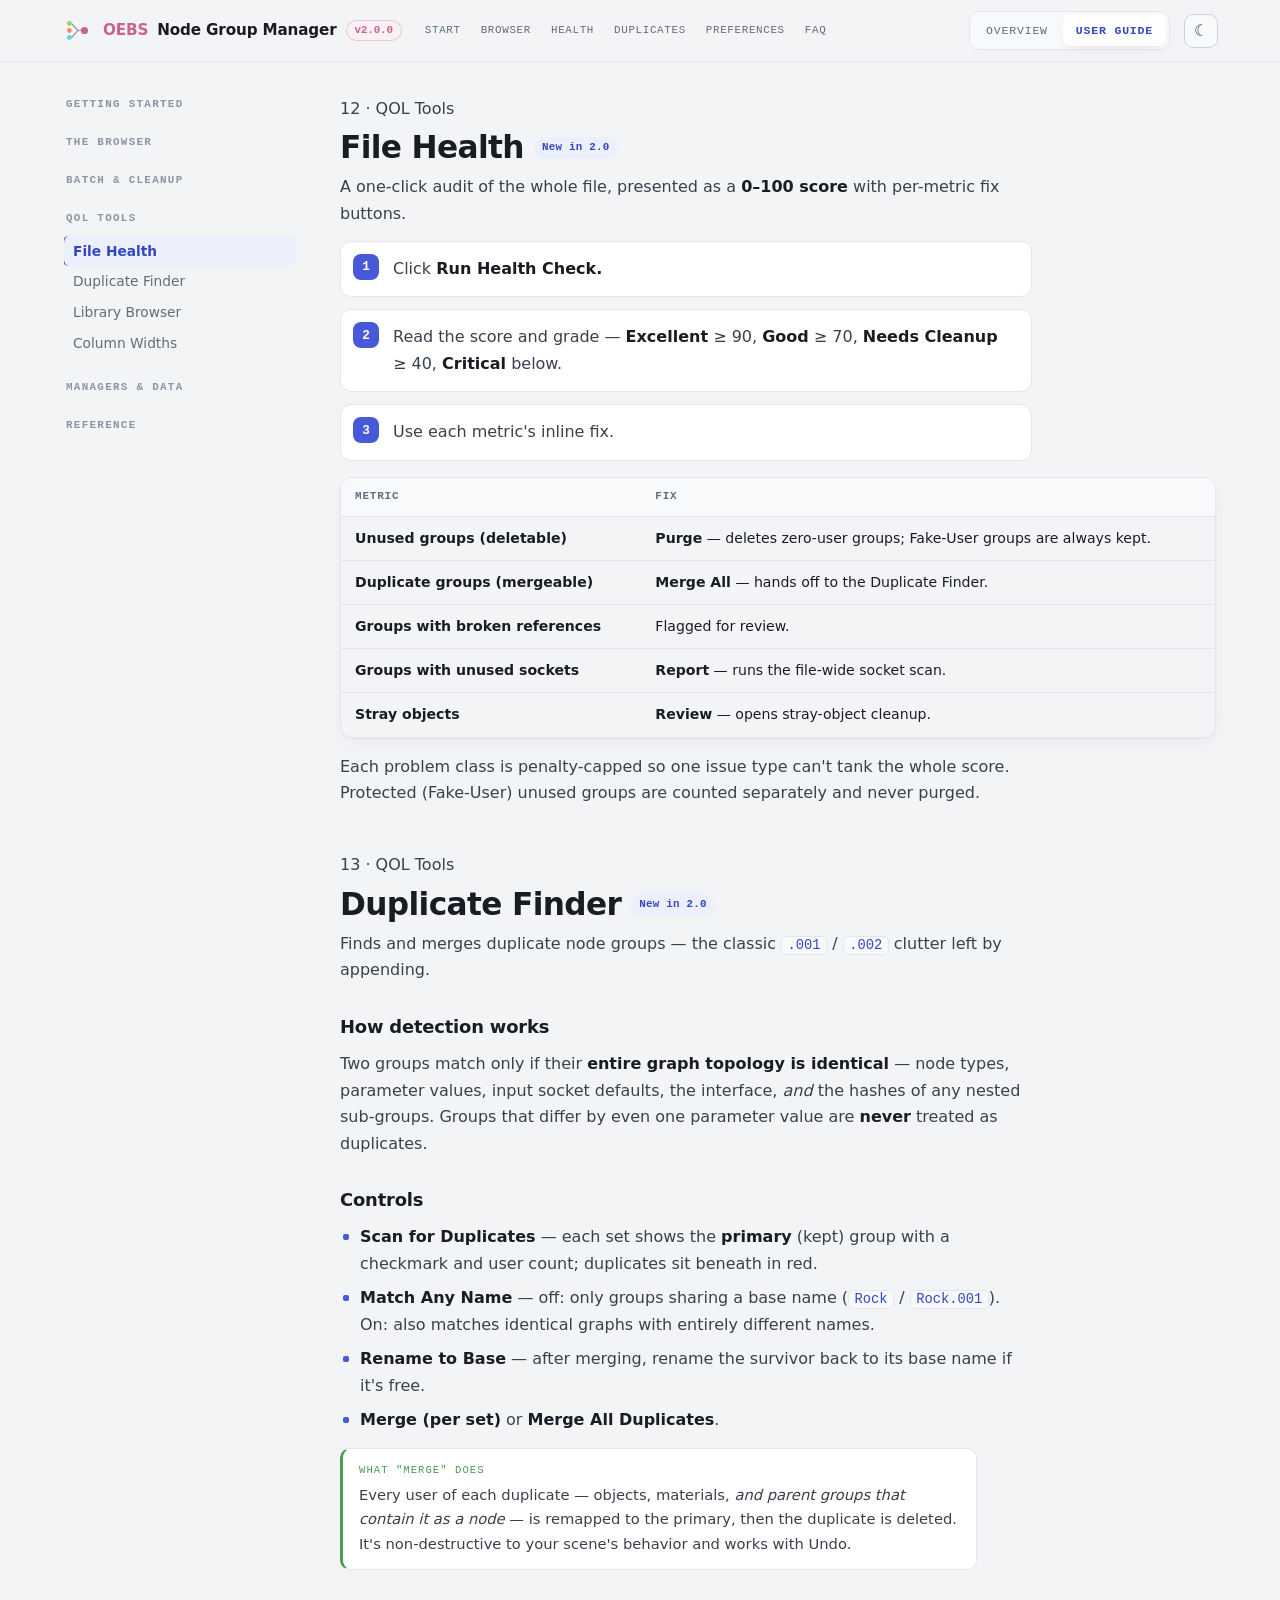
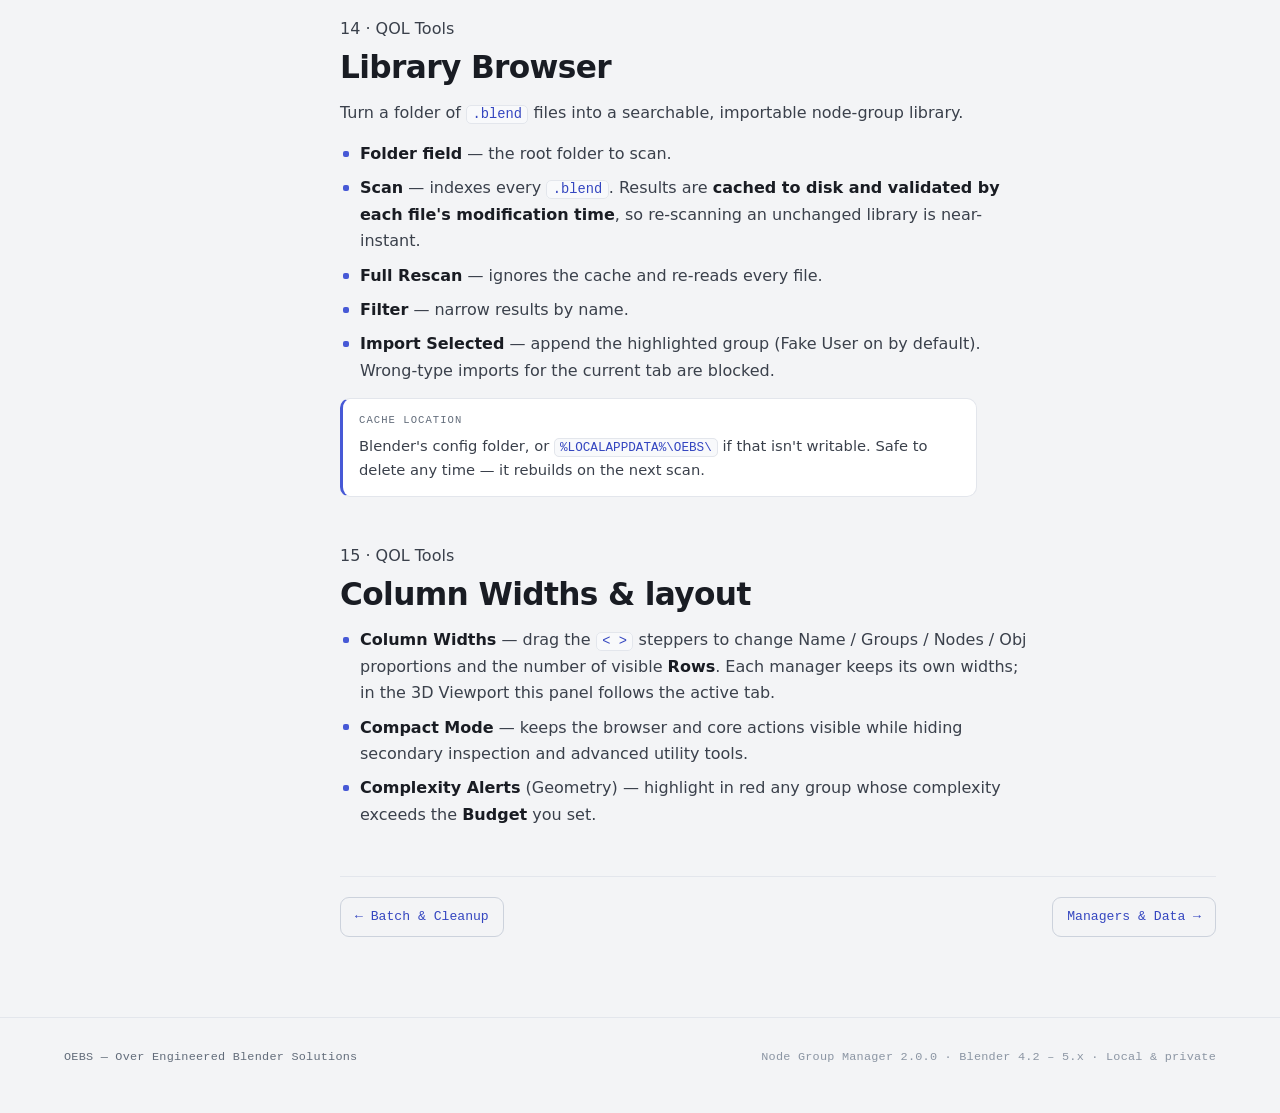
<file: NodeGroupManager/qol-tools.html>
<!DOCTYPE html>
<html lang="en">
<head>
<meta charset="utf-8">
<meta name="viewport" content="width=device-width, initial-scale=1">
<title>OEBS Node Group Manager 2.0 — QOL Tools</title>
<script>
(function () {
  var t = localStorage.getItem('ngm-theme') ||
          (matchMedia('(prefers-color-scheme: dark)').matches ? 'dark' : 'light');
  document.documentElement.setAttribute('data-theme', t);
})();
</script>

<link rel="stylesheet" href="style.css">

</head>
<body>

<header class="topbar">
  <div class="topbar-in">
    <span class="brand">
      <span class="glyph"><svg viewBox="0 0 26 24" aria-hidden="true"><path class="wire" d="M7 5.5 L13 12 L7 18.5 M13 12 H17"/><circle class="n-gn" cx="5" cy="5.5" r="2.25"/><circle class="n-sn" cx="5" cy="12" r="2.25"/><circle class="n-comp" cx="5" cy="18.5" r="2.25"/><circle class="n-hub" cx="19" cy="12" r="3.35"/></svg></span>
      <span class="brand-oebs">OEBS</span> Node Group Manager
      <span class="ver">v2.0.0</span>
    </span>
    <nav class="guidenav">
      <a href="start.html#start">Start</a>
      <a href="browser.html#browser">Browser</a>
      <a href="qol-tools.html#health">Health</a>
      <a href="qol-tools.html#dedupe">Duplicates</a>
      <a href="reference.html#prefs">Preferences</a>
      <a href="reference.html#faq">FAQ</a>
    </nav>
    <span class="sp"></span>
    <nav class="viewtoggle">
      <a href="index.html">Overview</a>
      <a href="start.html" class="active">User Guide</a>
    </nav>
    <button class="theme-toggle" id="themeToggle" type="button" aria-label="Toggle theme">☾</button>

  </div>
</header>

<div id="view-guide">
  <div class="layout">
    <aside>
      <nav id="toc">
        <div class="toc-group">
          <h4><a class="toc-page" href="start.html">Getting started</a></h4>
        </div>
        <div class="toc-group">
          <h4><a class="toc-page" href="browser.html">The browser</a></h4>
        </div>
        <div class="toc-group">
          <h4><a class="toc-page" href="cleanup.html">Batch &amp; cleanup</a></h4>
        </div>
        <div class="toc-group">
          <h4>QOL Tools</h4>
          <a href="#health">File Health</a>
          <a href="#dedupe">Duplicate Finder</a>
          <a href="#library">Library Browser</a>
          <a href="#columns">Column Widths</a>
        </div>
        <div class="toc-group">
          <h4><a class="toc-page" href="managers.html">Managers &amp; data</a></h4>
        </div>
        <div class="toc-group">
          <h4><a class="toc-page" href="reference.html">Reference</a></h4>
        </div>
      </nav>
    </aside>

    <main>
      <section id="health">
        <p class="eyebrow">12 · QOL Tools</p>
        <div class="lead-row"><h2 style="margin:0">File Health</h2><span class="badge new">New in 2.0</span></div>
        <p>A one-click audit of the whole file, presented as a <strong>0–100 score</strong> with per-metric fix buttons.</p>
        <ol class="steps">
          <li>Click <strong>Run Health Check.</strong></li>
          <li>Read the score and grade — <strong>Excellent</strong> ≥ 90, <strong>Good</strong> ≥ 70, <strong>Needs Cleanup</strong> ≥ 40, <strong>Critical</strong> below.</li>
          <li>Use each metric's inline fix.</li>
        </ol>
        <div class="table-wrap"><table>
          <thead><tr><th>Metric</th><th>Fix</th></tr></thead>
          <tbody>
            <tr><td>Unused groups (deletable)</td><td><strong>Purge</strong> — deletes zero-user groups; Fake-User groups are always kept.</td></tr>
            <tr><td>Duplicate groups (mergeable)</td><td><strong>Merge All</strong> — hands off to the Duplicate Finder.</td></tr>
            <tr><td>Groups with broken references</td><td>Flagged for review.</td></tr>
            <tr><td>Groups with unused sockets</td><td><strong>Report</strong> — runs the file-wide socket scan.</td></tr>
            <tr><td>Stray objects</td><td><strong>Review</strong> — opens stray-object cleanup.</td></tr>
          </tbody>
        </table></div>
        <p>Each problem class is penalty-capped so one issue type can't tank the whole score. Protected (Fake-User) unused groups are counted separately and never purged.</p>
      </section>

      <section id="dedupe">
        <p class="eyebrow">13 · QOL Tools</p>
        <div class="lead-row"><h2 style="margin:0">Duplicate Finder</h2><span class="badge new">New in 2.0</span></div>
        <p>Finds and merges duplicate node groups — the classic <code>.001</code> / <code>.002</code> clutter left by appending.</p>
        <h3>How detection works</h3>
        <p>Two groups match only if their <strong>entire graph topology is identical</strong> — node types, parameter values, input socket defaults, the interface, <em>and</em> the hashes of any nested sub-groups. Groups that differ by even one parameter value are <strong>never</strong> treated as duplicates.</p>
        <h3>Controls</h3>
        <ul class="clean">
          <li><strong>Scan for Duplicates</strong> — each set shows the <strong>primary</strong> (kept) group with a checkmark and user count; duplicates sit beneath in red.</li>
          <li><strong>Match Any Name</strong> — off: only groups sharing a base name (<code>Rock</code> / <code>Rock.001</code>). On: also matches identical graphs with entirely different names.</li>
          <li><strong>Rename to Base</strong> — after merging, rename the survivor back to its base name if it's free.</li>
          <li><strong>Merge (per set)</strong> or <strong>Merge All Duplicates</strong>.</li>
        </ul>
        <div class="note tip"><span class="lab">What "merge" does</span>Every user of each duplicate — objects, materials, <em>and parent groups that contain it as a node</em> — is remapped to the primary, then the duplicate is deleted. It's non-destructive to your scene's behavior and works with Undo.</div>
      </section>

      <section id="library">
        <p class="eyebrow">14 · QOL Tools</p>
        <h2>Library Browser</h2>
        <p>Turn a folder of <code>.blend</code> files into a searchable, importable node-group library.</p>
        <ul class="clean">
          <li><strong>Folder field</strong> — the root folder to scan.</li>
          <li><strong>Scan</strong> — indexes every <code>.blend</code>. Results are <strong>cached to disk and validated by each file's modification time</strong>, so re-scanning an unchanged library is near-instant.</li>
          <li><strong>Full Rescan</strong> — ignores the cache and re-reads every file.</li>
          <li><strong>Filter</strong> — narrow results by name.</li>
          <li><strong>Import Selected</strong> — append the highlighted group (Fake User on by default). Wrong-type imports for the current tab are blocked.</li>
        </ul>
        <div class="note"><span class="lab">Cache location</span>Blender's config folder, or <code>%LOCALAPPDATA%\OEBS\</code> if that isn't writable. Safe to delete any time — it rebuilds on the next scan.</div>
      </section>

      <section id="columns">
        <p class="eyebrow">15 · QOL Tools</p>
        <h2>Column Widths &amp; layout</h2>
        <ul class="clean">
          <li><strong>Column Widths</strong> — drag the <code>&lt; &gt;</code> steppers to change Name / Groups / Nodes / Obj proportions and the number of visible <strong>Rows</strong>. Each manager keeps its own widths; in the 3D Viewport this panel follows the active tab.</li>
          <li><strong>Compact Mode</strong> — keeps the browser and core actions visible while hiding secondary inspection and advanced utility tools.</li>
          <li><strong>Complexity Alerts</strong> (Geometry) — highlight in red any group whose complexity exceeds the <strong>Budget</strong> you set.</li>
        </ul>
      </section>

      <div class="pager">
        <a href="cleanup.html">&larr; Batch & Cleanup</a>
        <a href="managers.html">Managers & Data &rarr;</a>
      </div>
    </main>
  </div>
</div>

<footer>
  <div class="footer-inner">
    <span>OEBS — Over Engineered Blender Solutions</span>
    <span class="r">Node Group Manager 2.0.0 · Blender 4.2 – 5.x · Local &amp; private</span>
  </div>
</footer>

<script>
(function () {
  const links = Array.from(document.querySelectorAll('#toc a[href^="#"]'));
  const map = new Map(links.map(a => [a.getAttribute('href').slice(1), a]));
  const io = new IntersectionObserver((entries) => {
    entries.forEach(e => {
      if (e.isIntersecting) {
        links.forEach(l => l.classList.remove('active'));
        const a = map.get(e.target.id);
        if (a) a.classList.add('active');
      }
    });
  }, { rootMargin: '-20% 0px -70% 0px', threshold: 0 });
  document.querySelectorAll('main section[id]').forEach(s => io.observe(s));
})();

(function () {
  var btn = document.getElementById('themeToggle');
  if (!btn) return;
  function icon(t) { return t === 'dark' ? '☀' : '☾'; }
  function label(t) { return t === 'dark' ? 'Switch to light theme' : 'Switch to dark theme'; }
  function paint(t) { btn.textContent = icon(t); btn.setAttribute('aria-label', label(t)); btn.title = label(t); }
  paint(document.documentElement.getAttribute('data-theme') || 'light');
  btn.addEventListener('click', function () {
    var next = document.documentElement.getAttribute('data-theme') === 'dark' ? 'light' : 'dark';
    localStorage.setItem('ngm-theme', next);
    document.documentElement.setAttribute('data-theme', next);
    paint(next);
  });
})();
</script>
</body>
</html>
</file>
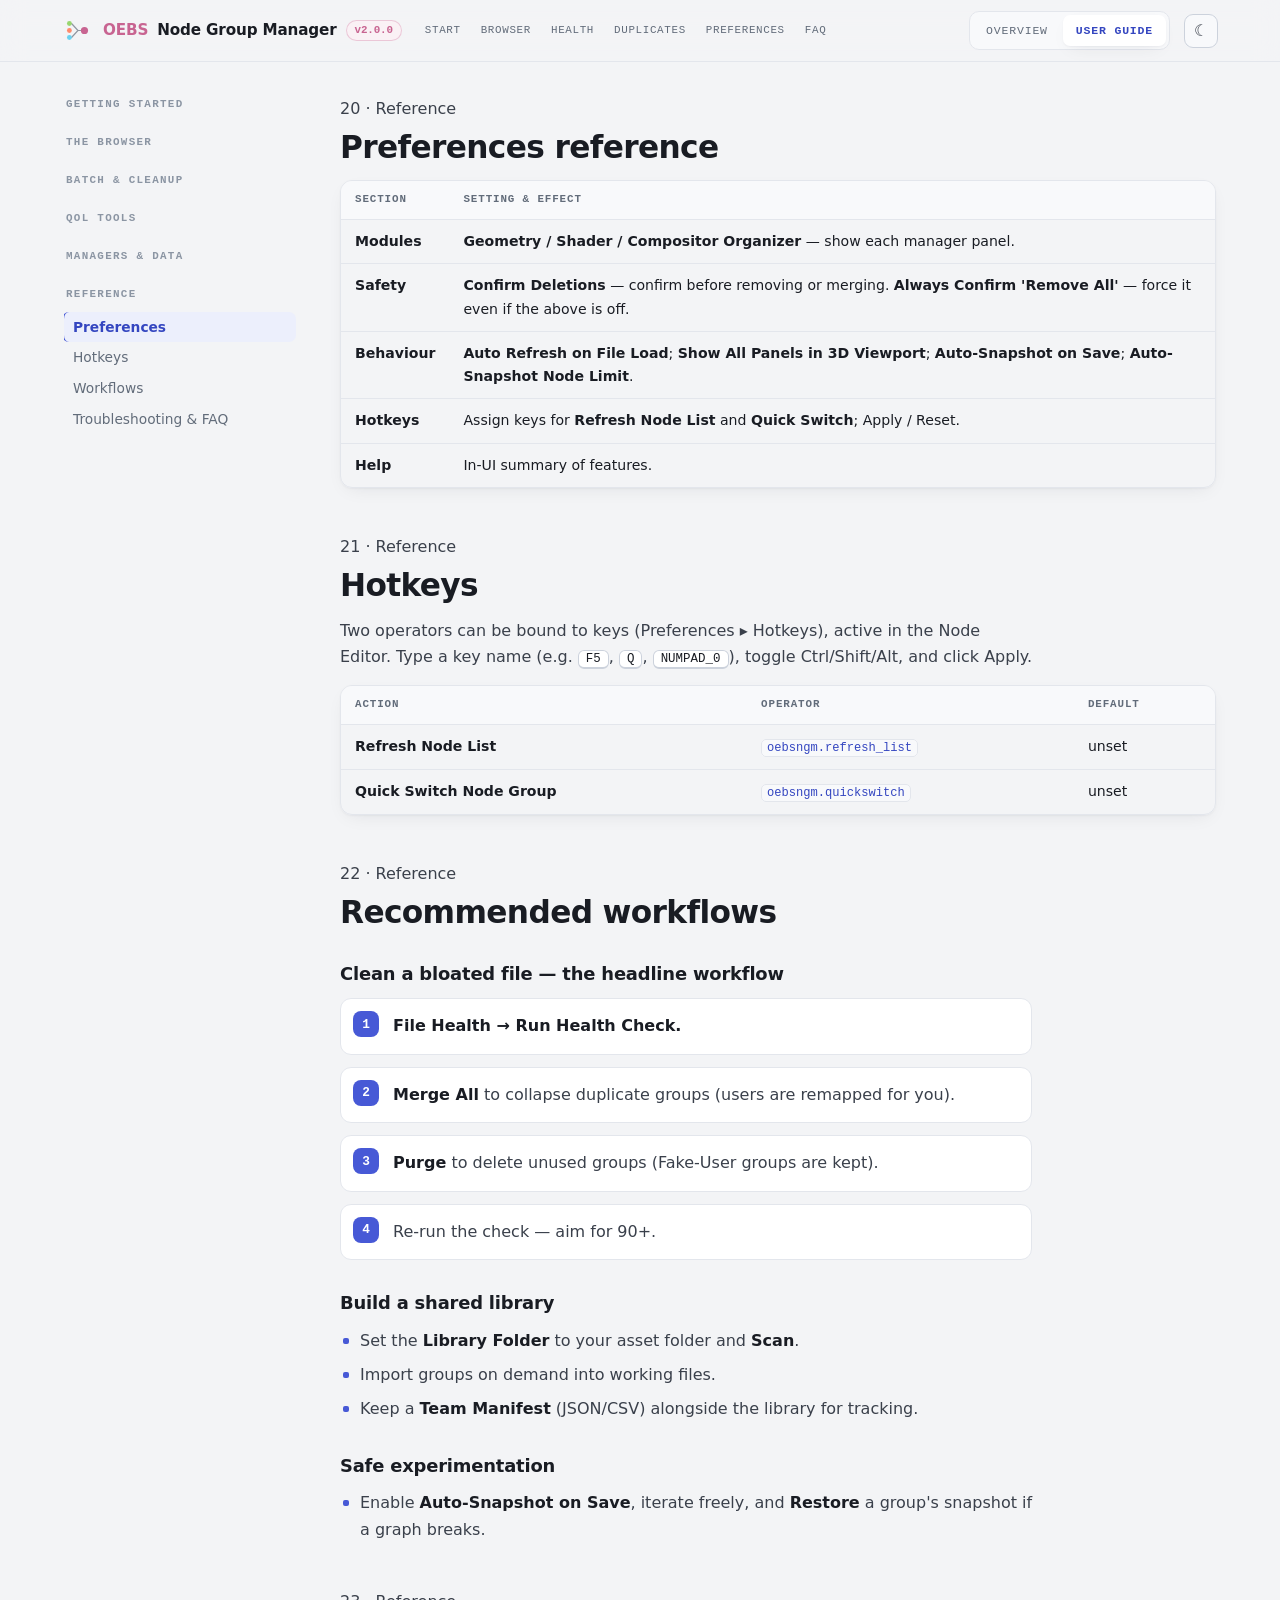
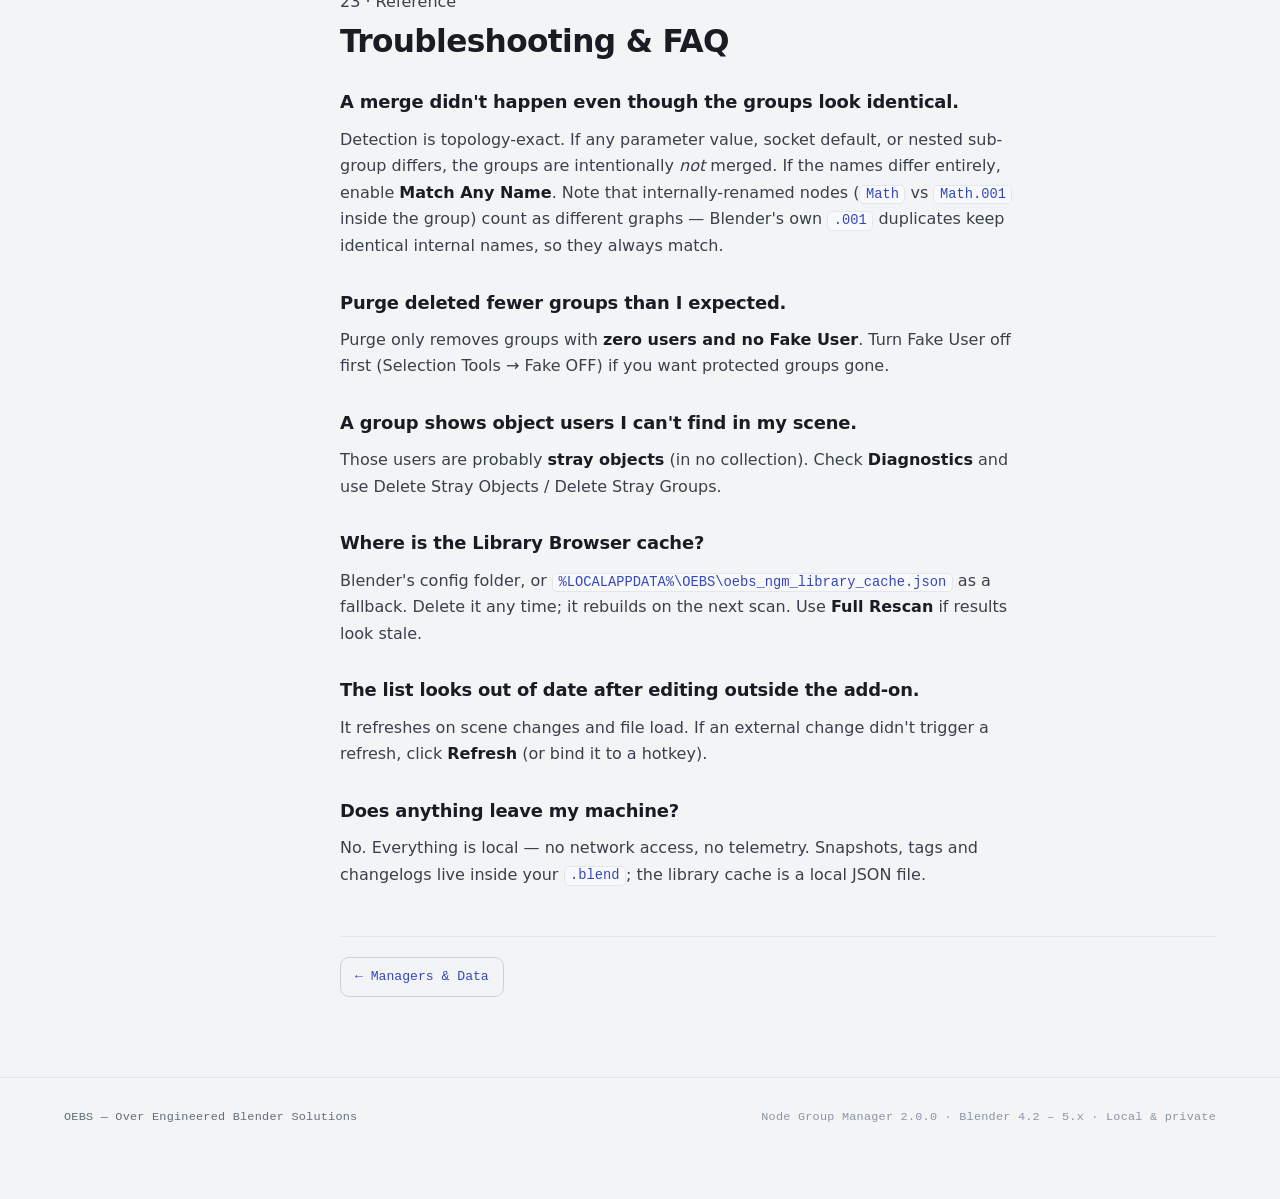
<file: NodeGroupManager/reference.html>
<!DOCTYPE html>
<html lang="en">
<head>
<meta charset="utf-8">
<meta name="viewport" content="width=device-width, initial-scale=1">
<title>OEBS Node Group Manager 2.0 — Reference</title>
<script>
(function () {
  var t = localStorage.getItem('ngm-theme') ||
          (matchMedia('(prefers-color-scheme: dark)').matches ? 'dark' : 'light');
  document.documentElement.setAttribute('data-theme', t);
})();
</script>

<link rel="stylesheet" href="style.css">

</head>
<body>

<header class="topbar">
  <div class="topbar-in">
    <span class="brand">
      <span class="glyph"><svg viewBox="0 0 26 24" aria-hidden="true"><path class="wire" d="M7 5.5 L13 12 L7 18.5 M13 12 H17"/><circle class="n-gn" cx="5" cy="5.5" r="2.25"/><circle class="n-sn" cx="5" cy="12" r="2.25"/><circle class="n-comp" cx="5" cy="18.5" r="2.25"/><circle class="n-hub" cx="19" cy="12" r="3.35"/></svg></span>
      <span class="brand-oebs">OEBS</span> Node Group Manager
      <span class="ver">v2.0.0</span>
    </span>
    <nav class="guidenav">
      <a href="start.html#start">Start</a>
      <a href="browser.html#browser">Browser</a>
      <a href="qol-tools.html#health">Health</a>
      <a href="qol-tools.html#dedupe">Duplicates</a>
      <a href="reference.html#prefs">Preferences</a>
      <a href="reference.html#faq">FAQ</a>
    </nav>
    <span class="sp"></span>
    <nav class="viewtoggle">
      <a href="index.html">Overview</a>
      <a href="start.html" class="active">User Guide</a>
    </nav>
    <button class="theme-toggle" id="themeToggle" type="button" aria-label="Toggle theme">☾</button>

  </div>
</header>

<div id="view-guide">
  <div class="layout">
    <aside>
      <nav id="toc">
        <div class="toc-group">
          <h4><a class="toc-page" href="start.html">Getting started</a></h4>
        </div>
        <div class="toc-group">
          <h4><a class="toc-page" href="browser.html">The browser</a></h4>
        </div>
        <div class="toc-group">
          <h4><a class="toc-page" href="cleanup.html">Batch &amp; cleanup</a></h4>
        </div>
        <div class="toc-group">
          <h4><a class="toc-page" href="qol-tools.html">QOL Tools</a></h4>
        </div>
        <div class="toc-group">
          <h4><a class="toc-page" href="managers.html">Managers &amp; data</a></h4>
        </div>
        <div class="toc-group">
          <h4>Reference</h4>
          <a href="#prefs">Preferences</a>
          <a href="#hotkeys">Hotkeys</a>
          <a href="#workflows">Workflows</a>
          <a href="#faq">Troubleshooting &amp; FAQ</a>
        </div>
      </nav>
    </aside>

    <main>
      <section id="prefs">
        <p class="eyebrow">20 · Reference</p>
        <h2>Preferences reference</h2>
        <div class="table-wrap"><table>
          <thead><tr><th>Section</th><th>Setting &amp; effect</th></tr></thead>
          <tbody>
            <tr><td>Modules</td><td><strong>Geometry / Shader / Compositor Organizer</strong> — show each manager panel.</td></tr>
            <tr><td>Safety</td><td><strong>Confirm Deletions</strong> — confirm before removing or merging. <strong>Always Confirm 'Remove All'</strong> — force it even if the above is off.</td></tr>
            <tr><td>Behaviour</td><td><strong>Auto Refresh on File Load</strong>; <strong>Show All Panels in 3D Viewport</strong>; <strong>Auto-Snapshot on Save</strong>; <strong>Auto-Snapshot Node Limit</strong>.</td></tr>
            <tr><td>Hotkeys</td><td>Assign keys for <strong>Refresh Node List</strong> and <strong>Quick Switch</strong>; Apply / Reset.</td></tr>
            <tr><td>Help</td><td>In-UI summary of features.</td></tr>
          </tbody>
        </table></div>
      </section>

      <section id="hotkeys">
        <p class="eyebrow">21 · Reference</p>
        <h2>Hotkeys</h2>
        <p>Two operators can be bound to keys (Preferences ▸ Hotkeys), active in the Node Editor. Type a key name (e.g. <kbd>F5</kbd>, <kbd>Q</kbd>, <kbd>NUMPAD_0</kbd>), toggle Ctrl/Shift/Alt, and click Apply.</p>
        <div class="table-wrap"><table>
          <thead><tr><th>Action</th><th>Operator</th><th>Default</th></tr></thead>
          <tbody>
            <tr><td>Refresh Node List</td><td><code>oebsngm.refresh_list</code></td><td>unset</td></tr>
            <tr><td>Quick Switch Node Group</td><td><code>oebsngm.quickswitch</code></td><td>unset</td></tr>
          </tbody>
        </table></div>
      </section>

      <section id="workflows">
        <p class="eyebrow">22 · Reference</p>
        <h2>Recommended workflows</h2>
        <h3>Clean a bloated file — the headline workflow</h3>
        <ol class="steps">
          <li><strong>File Health → Run Health Check.</strong></li>
          <li><strong>Merge All</strong> to collapse duplicate groups (users are remapped for you).</li>
          <li><strong>Purge</strong> to delete unused groups (Fake-User groups are kept).</li>
          <li>Re-run the check — aim for 90+.</li>
        </ol>
        <h3>Build a shared library</h3>
        <ul class="clean">
          <li>Set the <strong>Library Folder</strong> to your asset folder and <strong>Scan</strong>.</li>
          <li>Import groups on demand into working files.</li>
          <li>Keep a <strong>Team Manifest</strong> (JSON/CSV) alongside the library for tracking.</li>
        </ul>
        <h3>Safe experimentation</h3>
        <ul class="clean">
          <li>Enable <strong>Auto-Snapshot on Save</strong>, iterate freely, and <strong>Restore</strong> a group's snapshot if a graph breaks.</li>
        </ul>
      </section>

      <section id="faq">
        <p class="eyebrow">23 · Reference</p>
        <h2>Troubleshooting &amp; FAQ</h2>

        <h3>A merge didn't happen even though the groups look identical.</h3>
        <p>Detection is topology-exact. If any parameter value, socket default, or nested sub-group differs, the groups are intentionally <em>not</em> merged. If the names differ entirely, enable <strong>Match Any Name</strong>. Note that internally-renamed nodes (<code>Math</code> vs <code>Math.001</code> inside the group) count as different graphs — Blender's own <code>.001</code> duplicates keep identical internal names, so they always match.</p>

        <h3>Purge deleted fewer groups than I expected.</h3>
        <p>Purge only removes groups with <strong>zero users and no Fake User</strong>. Turn Fake User off first (Selection Tools → Fake OFF) if you want protected groups gone.</p>

        <h3>A group shows object users I can't find in my scene.</h3>
        <p>Those users are probably <strong>stray objects</strong> (in no collection). Check <strong>Diagnostics</strong> and use Delete Stray Objects / Delete Stray Groups.</p>

        <h3>Where is the Library Browser cache?</h3>
        <p>Blender's config folder, or <code>%LOCALAPPDATA%\OEBS\oebs_ngm_library_cache.json</code> as a fallback. Delete it any time; it rebuilds on the next scan. Use <strong>Full Rescan</strong> if results look stale.</p>

        <h3>The list looks out of date after editing outside the add-on.</h3>
        <p>It refreshes on scene changes and file load. If an external change didn't trigger a refresh, click <strong>Refresh</strong> (or bind it to a hotkey).</p>

        <h3>Does anything leave my machine?</h3>
        <p>No. Everything is local — no network access, no telemetry. Snapshots, tags and changelogs live inside your <code>.blend</code>; the library cache is a local JSON file.</p>
      </section>

      <div class="pager">
        <a href="managers.html">&larr; Managers & Data</a>
        <span></span>
      </div>
    </main>
  </div>
</div>

<footer>
  <div class="footer-inner">
    <span>OEBS — Over Engineered Blender Solutions</span>
    <span class="r">Node Group Manager 2.0.0 · Blender 4.2 – 5.x · Local &amp; private</span>
  </div>
</footer>

<script>
(function () {
  const links = Array.from(document.querySelectorAll('#toc a[href^="#"]'));
  const map = new Map(links.map(a => [a.getAttribute('href').slice(1), a]));
  const io = new IntersectionObserver((entries) => {
    entries.forEach(e => {
      if (e.isIntersecting) {
        links.forEach(l => l.classList.remove('active'));
        const a = map.get(e.target.id);
        if (a) a.classList.add('active');
      }
    });
  }, { rootMargin: '-20% 0px -70% 0px', threshold: 0 });
  document.querySelectorAll('main section[id]').forEach(s => io.observe(s));
})();

(function () {
  var btn = document.getElementById('themeToggle');
  if (!btn) return;
  function icon(t) { return t === 'dark' ? '☀' : '☾'; }
  function label(t) { return t === 'dark' ? 'Switch to light theme' : 'Switch to dark theme'; }
  function paint(t) { btn.textContent = icon(t); btn.setAttribute('aria-label', label(t)); btn.title = label(t); }
  paint(document.documentElement.getAttribute('data-theme') || 'light');
  btn.addEventListener('click', function () {
    var next = document.documentElement.getAttribute('data-theme') === 'dark' ? 'light' : 'dark';
    localStorage.setItem('ngm-theme', next);
    document.documentElement.setAttribute('data-theme', next);
    paint(next);
  });
})();
</script>
</body>
</html>
</file>
<file: NodeGroupManager/style.css>
﻿:root {
    --bg: #f3f4f6; --surface: #ffffff; --surface-2: #f8f9fb;
    --ink: #191c23; --ink-soft: #3a404b; --muted: #626c7a; --faint: #8b95a3;
    --border: #e3e6ec; --border-strong: #ccd2dc;
    --accent: #4759d6; --accent-ink: #3446c0; --accent-wash: #eceffc;
    --brand: #c86491;
    --gn: #5f8f36; --sn: #bb5340; --comp: #2f88a8;
    --good: #4a9a58; --warn: #cf9524; --crit: #cf4b45;
    --hero-1: #1c2a63; --hero-2: #2f47b8; --hero-3: #4a63e0; --hero-ink: #eef1ff; --hero-soft: #b9c4f2;
    --shadow: 0 1px 2px rgba(20,26,40,.04), 0 6px 20px -8px rgba(20,26,40,.10);
    --mono: ui-monospace, "Cascadia Code", "JetBrains Mono", "SF Mono", Consolas, monospace;
    --sans: system-ui, -apple-system, "Segoe UI", Roboto, "Helvetica Neue", Arial, sans-serif;
    --maxw: 1200px;
  }
  @media (prefers-color-scheme: dark) {
    :root {
      --bg: #121419; --surface: #1a1d24; --surface-2: #1f232c;
      --ink: #e9ebf1; --ink-soft: #c4c9d4; --muted: #98a1b0; --faint: #6b7484;
      --border: #2a2f3a; --border-strong: #3a414f;
      --accent: #8091f2; --accent-ink: #a3b0f8; --accent-wash: #20263d;
      --gn: #91bd63; --sn: #e08066; --comp: #5cb6d6;
      --good: #6cc07d; --warn: #e2b24d; --crit: #e8726c;
      --shadow: 0 1px 2px rgba(0,0,0,.3), 0 10px 30px -12px rgba(0,0,0,.55);
    }
  }
  :root[data-theme="light"] { --bg:#f3f4f6;--surface:#fff;--surface-2:#f8f9fb;--ink:#191c23;--ink-soft:#3a404b;--muted:#626c7a;--faint:#8b95a3;--border:#e3e6ec;--border-strong:#ccd2dc;--accent:#4759d6;--accent-ink:#3446c0;--accent-wash:#eceffc;--gn:#5f8f36;--sn:#bb5340;--comp:#2f88a8;--good:#4a9a58;--warn:#cf9524;--crit:#cf4b45;--shadow:0 1px 2px rgba(20,26,40,.04),0 6px 20px -8px rgba(20,26,40,.10);}
  :root[data-theme="dark"] { --bg:#121419;--surface:#1a1d24;--surface-2:#1f232c;--ink:#e9ebf1;--ink-soft:#c4c9d4;--muted:#98a1b0;--faint:#6b7484;--border:#2a2f3a;--border-strong:#3a414f;--accent:#8091f2;--accent-ink:#a3b0f8;--accent-wash:#20263d;--gn:#91bd63;--sn:#e08066;--comp:#5cb6d6;--good:#6cc07d;--warn:#e2b24d;--crit:#e8726c;--shadow:0 1px 2px rgba(0,0,0,.3),0 10px 30px -12px rgba(0,0,0,.55);}

  * { box-sizing: border-box; }
  html { scroll-behavior: smooth; }
  @media (prefers-reduced-motion: reduce) { html { scroll-behavior: auto; } }
  body {
    margin: 0; background: var(--bg); color: var(--ink);
    font-family: var(--sans); font-size: 16px; line-height: 1.65;
    -webkit-font-smoothing: antialiased; text-rendering: optimizeLegibility;
  }
  ::selection { background: var(--accent); color: #fff; }
  h1,h2,h3,h4 { text-wrap: balance; }

  /* ===== Shared top bar with view switcher ===== */
  .topbar {
    position: sticky; top: 0; z-index: 70;
    background: color-mix(in srgb, var(--bg) 84%, transparent);
    backdrop-filter: blur(12px); border-bottom: 1px solid var(--border);
  }
  .topbar-in {
    max-width: var(--maxw); margin: 0 auto; padding: 11px 22px;
    display: flex; align-items: center; gap: 14px;
  }
  .brand {
    display: flex; align-items: center; gap: 9px;
    font-weight: 680; letter-spacing: -.01em; font-size: .95rem;
    white-space: nowrap;
  }
  .glyph {
    width: 32px; height: 30px; flex: none; position: relative;
    display: grid; place-items: center; overflow: visible;
  }
  .glyph::after {
    content: none;
  }
  .glyph svg { position: relative; z-index: 1; width: 28px; height: 27px; display: block; }
  .glyph .wire { fill: none; stroke: color-mix(in srgb, var(--muted) 70%, var(--surface)); stroke-width: 1.15; stroke-linecap: round; }
  .glyph .n-gn { fill: #98d66f; }
  .glyph .n-sn { fill: #ff8a6b; }
  .glyph .n-comp { fill: #6bd2f0; }
  .glyph .n-hub { fill: var(--brand); }
  .brand-oebs { color: var(--brand); font-weight: 800; }
  .brand .ver {
    font-family: var(--mono); font-size: .68rem; color: var(--brand);
    background: color-mix(in srgb, var(--brand) 9%, var(--surface));
    border: 1px solid color-mix(in srgb, var(--brand) 30%, transparent);
    padding: 1px 8px; border-radius: 100px;
  }
  .guidenav {
    display: flex; align-items: center; gap: 2px;
    min-width: 0; overflow-x: auto; scrollbar-width: none;
  }
  .guidenav::-webkit-scrollbar { display: none; }
  .guidenav a {
    font-family: var(--mono); font-size: .68rem; text-transform: uppercase;
    letter-spacing: .06em; color: var(--muted); text-decoration: none;
    white-space: nowrap; padding: 6px 9px; border-radius: 7px;
  }
  .guidenav a:hover { color: var(--ink); background: var(--surface-2); }
  .topbar .sp { flex: 1; }
  .viewtoggle {
    display: flex; gap: 2px; background: var(--surface-2);
    border: 1px solid var(--border); border-radius: 10px; padding: 3px;
  }
  .viewtoggle a {
    font-family: var(--mono); font-size: .72rem; text-transform: uppercase;
    letter-spacing: .07em; color: var(--muted); text-decoration: none;
    padding: 6px 13px; border-radius: 7px; transition: all .15s;
    white-space: nowrap;
  }
  .viewtoggle a:hover { color: var(--ink); }
  .viewtoggle a.active {
    background: var(--surface); color: var(--accent-ink);
    box-shadow: var(--shadow); font-weight: 600;
  }
  .theme-toggle {
    width: 34px; height: 34px; border-radius: 9px;
    border: 1px solid var(--border); background: var(--surface);
    color: var(--ink); cursor: pointer; display: grid; place-items: center;
    font-size: 1rem; line-height: 1;
  }
  .theme-toggle:hover { border-color: var(--accent); color: var(--accent-ink); }
  [hidden] { display: none !important; }

  @media (max-width: 860px) {
    .topbar-in { align-items: flex-start; flex-wrap: wrap; gap: 9px; }
    .brand { flex: 1 1 auto; }
    .guidenav {
      order: 4; flex: 1 0 100%; width: 100%;
      padding: 3px 0 1px;
    }
    .guidenav a { background: var(--surface-2); border: 1px solid var(--border); }
    .topbar .sp { display: none; }
  }

  


  footer { border-top: 1px solid var(--border); }
  .footer-inner { max-width: var(--maxw); margin: 0 auto; padding: 30px 24px 48px;
    display: flex; justify-content: space-between; align-items: center; gap: 16px; flex-wrap: wrap;
    font-family: var(--mono); font-size: .74rem; color: var(--muted); letter-spacing: .02em; }
  .footer-inner .r { color: var(--faint); }

  a:focus-visible, .act:focus-visible, .btn:focus-visible {
    outline: 2px solid var(--accent); outline-offset: 2px; border-radius: 4px;
  }

/* ===================================================================
     VIEW: GUIDE
     =================================================================== */
#view-guide .layout { max-width: var(--maxw); margin: 0 auto; padding: 0 24px 80px;
      display: grid; grid-template-columns: 232px 1fr; gap: 44px; align-items: start; }

@media (max-width: 900px) {
  #view-guide .layout { grid-template-columns: 1fr; gap: 0; }
}

#view-guide aside {
      position: sticky; top: 58px; align-self: start; padding-top: 34px;
      max-height: calc(100vh - 58px); overflow-y: auto;
    }

@media (max-width: 900px) {
  #view-guide aside { position: static; max-height: none; border-bottom: 1px solid var(--border); padding-bottom: 20px; }
}

#view-guide .toc-group { margin-bottom: 20px; }

#view-guide .toc-group h4 {
      font-family: var(--mono); font-size: .68rem; text-transform: uppercase; letter-spacing: .12em;
      color: var(--faint); margin: 0 0 8px; padding-left: 2px;
    }

#view-guide .toc-group a {
      display: block; font-size: .86rem; color: var(--muted); text-decoration: none;
      padding: 4px 9px; border-radius: 7px; border-left: 2px solid transparent; margin-left: -2px;
    }

#view-guide .toc-group a:hover { color: var(--ink); background: var(--surface-2); }

#view-guide .toc-group a.active { color: var(--accent-ink); border-left-color: var(--accent); background: var(--accent-wash); font-weight: 550; }

#view-guide .toc-group h4 a.toc-page {
      font: inherit; color: inherit; text-decoration: none; display: block;
      padding: 0; border-left: none; margin-left: 0;
    }

#view-guide .toc-group h4 a.toc-page:hover { color: var(--accent-ink); background: none; }

#view-guide .pager {
      display: flex; justify-content: space-between; gap: 16px; margin-top: 48px;
      padding-top: 20px; border-top: 1px solid var(--border);
    }

#view-guide .pager a {
      font-family: var(--mono); font-size: .82rem; color: var(--accent-ink); text-decoration: none;
      padding: 8px 14px; border: 1px solid var(--border-strong); border-radius: 9px;
    }

#view-guide .pager a:hover { border-color: var(--accent); background: var(--surface-2); }

#view-guide main { padding-top: 34px; min-width: 0; }

#view-guide section { scroll-margin-top: 60px; margin-bottom: 46px; }

#view-guide section > .eyebrow { margin-bottom: 8px; }

#view-guide h2 { font-size: clamp(1.5rem, 3vw, 1.95rem); letter-spacing: -.02em; font-weight: 720; margin: 0 0 14px; text-wrap: balance; line-height: 1.15; }

#view-guide h3 { font-size: 1.12rem; letter-spacing: -.01em; font-weight: 650; margin: 28px 0 10px; }

#view-guide main p { color: var(--ink-soft); max-width: 68ch; margin: 0 0 14px; }

#view-guide main a { color: var(--accent-ink); text-decoration-color: color-mix(in srgb, var(--accent) 40%, transparent); text-underline-offset: 2px; }

#view-guide strong { color: var(--ink); font-weight: 640; }

#view-guide code { font-family: var(--mono); font-size: .86em; background: var(--surface-2); border: 1px solid var(--border);
      padding: .08em .4em; border-radius: 5px; color: var(--accent-ink); white-space: nowrap; }

#view-guide ul.clean { max-width: 68ch; padding-left: 0; list-style: none; margin: 0 0 14px; display: grid; gap: 8px; }

#view-guide ul.clean li { position: relative; padding-left: 20px; color: var(--ink-soft); }

#view-guide ul.clean li::before { content: ""; position: absolute; left: 3px; top: .62em; width: 6px; height: 6px; border-radius: 2px;
      background: var(--accent); }

#view-guide .table-wrap { overflow-x: auto; border: 1px solid var(--border); border-radius: 12px; margin: 0 0 16px; box-shadow: var(--shadow); }

#view-guide table { border-collapse: collapse; width: 100%; font-size: .88rem; min-width: 460px; }

#view-guide th, #view-guide td { text-align: left; padding: 10px 14px; border-bottom: 1px solid var(--border); vertical-align: top; }

#view-guide thead th { background: var(--surface-2); font-family: var(--mono); font-size: .68rem; text-transform: uppercase;
      letter-spacing: .08em; color: var(--muted); font-weight: 600; }

#view-guide tbody tr:last-child td { border-bottom: none; }

#view-guide tbody tr:hover td { background: var(--surface-2); }

#view-guide td:first-child { color: var(--ink); font-weight: 550; white-space: nowrap; }

#view-guide table code { white-space: nowrap; }

#view-guide ol.steps { counter-reset: s; list-style: none; padding: 0; margin: 0 0 16px; max-width: 68ch; display: grid; gap: 12px; }

#view-guide ol.steps li { counter-increment: s; position: relative; padding: 14px 16px 14px 52px; background: var(--surface);
      border: 1px solid var(--border); border-radius: 11px; color: var(--ink-soft); }

#view-guide ol.steps li::before { content: counter(s); position: absolute; left: 12px; top: 12px; width: 26px; height: 26px;
      display: grid; place-items: center; border-radius: 8px; background: var(--accent); color: #fff;
      font-family: var(--mono); font-size: .8rem; font-weight: 600; }

@media (max-width: 600px) {
  #view-guide ol.steps,
  #view-guide ol.steps li { width: 100%; min-width: 0; }
  #view-guide ol.steps li { overflow-wrap: anywhere; }
  #view-guide ol.steps li kbd,
  #view-guide ol.steps li code { white-space: normal; }
}

#view-guide .note { border: 1px solid var(--border); border-left: 3px solid var(--accent); background: var(--surface);
      border-radius: 10px; padding: 13px 16px; margin: 0 0 16px; max-width: 68ch; font-size: .92rem; color: var(--ink-soft); }

#view-guide .note.tip { border-left-color: var(--good); }

#view-guide .note.warn { border-left-color: var(--warn); }

#view-guide .note .lab { font-family: var(--mono); font-size: .66rem; text-transform: uppercase; letter-spacing: .1em;
      display: block; margin-bottom: 4px; color: var(--muted); }

#view-guide .note.tip .lab { color: var(--good); }

#view-guide .note.warn .lab { color: var(--warn); }

#view-guide kbd { font-family: var(--mono); font-size: .78rem; background: var(--surface); border: 1px solid var(--border-strong);
      border-bottom-width: 2px; border-radius: 6px; padding: 1px 7px; color: var(--ink); white-space: nowrap; }

#view-guide .badge { font-family: var(--mono); font-size: .68rem; padding: 2px 8px; border-radius: 100px; font-weight: 600;
      display: inline-flex; align-items: center; gap: 5px; letter-spacing: .02em; }

#view-guide .badge.gn { color: var(--gn); background: color-mix(in srgb, var(--gn) 14%, transparent); }

#view-guide .badge.sn { color: var(--sn); background: color-mix(in srgb, var(--sn) 14%, transparent); }

#view-guide .badge.comp { color: var(--comp); background: color-mix(in srgb, var(--comp) 14%, transparent); }

#view-guide .badge.new { color: var(--accent-ink); background: var(--accent-wash); }

#view-guide .lead-row { display: flex; align-items: center; gap: 10px; flex-wrap: wrap; margin-bottom: 8px; }

  .theme-toggle {
    font-size: 1rem; line-height: 1; width: 34px; height: 34px; border-radius: 9px;
    border: 1px solid var(--border-strong); background: var(--surface-2); color: var(--ink-soft);
    cursor: pointer; display: inline-flex; align-items: center; justify-content: center;
    transition: border-color .15s, color .15s;
  }
  .theme-toggle:hover { border-color: var(--accent); color: var(--accent-ink); }

/* ===================================================================
     VIEW: OVERVIEW
     =================================================================== */
  #view-overview { --maxw: 1140px; }

#view-overview .hero {
  position: relative; overflow: hidden; color: var(--hero-ink);
  background:
    radial-gradient(640px 460px at 8% -8%,  rgba(99,124,240,.42), transparent 62%),
    radial-gradient(560px 420px at 92% 6%,  rgba(63,168,196,.24), transparent 64%),
    radial-gradient(520px 360px at 55% 112%, rgba(196,104,78,.16), transparent 66%),
    linear-gradient(180deg, #12152a 0%, #0a0c17 100%);
}

#view-overview .signal-wrap { position: absolute; inset: 0; pointer-events: none; }
#view-overview .signal-wrap svg { width: 100%; height: 100%; display: block; }
#view-overview .signal-path {
  fill: none; stroke-width: 1.6; stroke-linecap: round;
  stroke-dasharray: 8 44; animation: ngm-flow linear infinite;
}
#view-overview .signal-path.w1 { stroke: #93a4ff; opacity: .5;  animation-duration: 6.4s; }
#view-overview .signal-path.w2 { stroke: #7fd7e0; opacity: .38; animation-duration: 8.2s; animation-delay: -1.4s; }
#view-overview .signal-path.w3 { stroke: #ffffff; opacity: .16; animation-duration: 9.6s; animation-delay: -3.1s; }
#view-overview .signal-path.w4 { stroke: #e0a27e; opacity: .30; animation-duration: 7.3s; animation-delay: -2.2s; }
#view-overview .signal-path.w5 { stroke: #93e0a0; opacity: .26; animation-duration: 10.4s; animation-delay: -4.6s; }
@keyframes ngm-flow { to { stroke-dashoffset: -312; } }
@media (prefers-reduced-motion: reduce) {
  #view-overview .signal-path { animation: none; opacity: .22; stroke-dasharray: none; }
}

#view-overview .hero-in { position: relative; z-index: 2; max-width: var(--maxw); margin: 0 auto; padding: 30px 22px 70px; }

#view-overview .hero-eyebrow { font-family: var(--mono); font-size: .74rem; text-transform: uppercase; letter-spacing: .18em;
      color: var(--hero-soft); margin: 18px 0 20px; }

#view-overview .hero h1 {
  font-size: clamp(2.5rem, 6vw, 4.2rem); line-height: 1.04; letter-spacing: -.032em; font-weight: 780;
  margin: 0 0 20px; max-width: 15ch;
  background: linear-gradient(122deg, #ffffff 0%, #dbe1ff 42%, #93a4ff 100%);
  -webkit-background-clip: text; background-clip: text; color: transparent;
}

#view-overview .hero .tagline { font-size: 1.35rem; font-weight: 600; margin: 0 0 12px; letter-spacing: -.01em; color: #fff; }

#view-overview .hero .lede { font-size: 1.1rem; color: var(--hero-soft); max-width: 52ch; margin: 0 0 28px; }

#view-overview .hero code { font-family: var(--mono); font-size: .92em;
      background: rgba(255,255,255,.10); border: 1px solid rgba(255,255,255,.18);
      padding: .06em .38em; border-radius: 5px; color: #dbe1ff; white-space: nowrap; }

#view-overview .btnrow { display: flex; gap: 12px; flex-wrap: wrap; align-items: center; }

#view-overview .btn { font-weight: 600; font-size: .95rem; padding: 12px 22px; border-radius: 10px; text-decoration: none;
      display: inline-flex; align-items: center; gap: 9px; cursor: pointer; border: 1px solid transparent; transition: transform .12s ease; }

#view-overview .btn:hover { transform: translateY(-1px); }

#view-overview .btn.primary { background: #fff; color: var(--hero-1); }

#view-overview .btn.ghost { background: rgba(255,255,255,.08); color: #fff; border-color: rgba(255,255,255,.28); }

#view-overview .btn.ghost:hover { background: rgba(255,255,255,.15); }

#view-overview .ticket { position: relative; z-index: 3; max-width: var(--maxw); margin: -34px auto 0; padding: 0 22px; }

#view-overview .ticket-in { background: var(--surface); border: 1px solid var(--border); border-radius: 16px; box-shadow: var(--shadow);
      display: grid; grid-template-columns: repeat(5, 1fr); }

#view-overview .tk { padding: 20px 18px; text-align: center; border-right: 1px solid var(--border); }

#view-overview .tk:last-child { border-right: none; }

#view-overview .tk b { display: block; font-size: 1.9rem; font-weight: 740; letter-spacing: -.03em; color: var(--ink); font-variant-numeric: tabular-nums; }

#view-overview .tk span { font-family: var(--mono); font-size: .66rem; text-transform: uppercase; letter-spacing: .1em; color: var(--muted); }

#view-overview .tk b.grad { background: linear-gradient(120deg, var(--accent), var(--comp)); -webkit-background-clip: text; background-clip: text; color: transparent; }

@media (max-width: 720px) {
  #view-overview .ticket-in { grid-template-columns: repeat(2, 1fr); }
  #view-overview .tk:nth-child(even) {border-right:none;}
  #view-overview .tk {border-bottom:1px solid var(--border);}
}

#view-overview .wrap { max-width: var(--maxw); margin: 0 auto; padding: 0 22px; }

#view-overview section { padding: 62px 0; }

#view-overview .eyebrow { font-family: var(--mono); font-size: .72rem; text-transform: uppercase; letter-spacing: .15em; color: var(--accent-ink); margin: 0 0 12px; }

#view-overview h2 { font-size: clamp(1.7rem, 3.4vw, 2.4rem); letter-spacing: -.025em; font-weight: 740; margin: 0 0 14px; line-height: 1.08; }

#view-overview .section-lede { font-size: 1.08rem; color: var(--ink-soft); max-width: none; margin: 0 0 8px; }

#view-overview .demo { background: var(--surface); border: 1px solid var(--border); border-radius: 20px; box-shadow: var(--shadow); overflow: hidden;
      display: grid; grid-template-columns: 1.15fr .85fr; }

@media (max-width: 840px) {
  #view-overview .demo { grid-template-columns: 1fr; }
}

#view-overview .demo-list { padding: 20px 20px 22px; border-right: 1px solid var(--border); background: var(--surface-2);
      --rowcols: 13px 12px 11px 15px 1fr 36px 30px 28px; }

#view-overview .ui-row { display: flex; gap: 5px; margin-bottom: 5px; }
#view-overview .fld { flex: none; display: flex; align-items: center; gap: 6px; height: 23px; padding: 0 8px;
      border-radius: 5px; background: var(--surface); border: 1px solid var(--border);
      font-size: .72rem; color: var(--faint); }
#view-overview .fld.grow { flex: 1; }
#view-overview .fld.rgx { width: 60px; font-family: var(--mono); }
#view-overview .fld.val { color: var(--ink-soft); justify-content: space-between; }
#view-overview .fld .caret { width: 0; height: 0; border-left: 3.5px solid transparent;
      border-right: 3.5px solid transparent; border-top: 4px solid var(--faint); }
#view-overview .mag { width: 9px; height: 9px; border: 1.3px solid var(--faint); border-radius: 50%;
      position: relative; flex: none; }
#view-overview .mag::after { content: ""; position: absolute; right: -3px; bottom: -2px; width: 4px;
      height: 1.3px; background: var(--faint); transform: rotate(45deg); }
#view-overview .ico { width: 23px; height: 23px; display: flex; align-items: center; justify-content: center;
      border-radius: 5px; background: var(--surface); border: 1px solid var(--border);
      font-size: .68rem; color: var(--faint); flex: none; }
#view-overview .pills { display: flex; gap: 2px; margin-bottom: 8px; }
#view-overview .pills span { flex: 1; text-align: center; font-size: .61rem; padding: 4px 2px;
      color: var(--faint); background: var(--surface); border: 1px solid var(--border); }
#view-overview .pills span:first-child { border-radius: 5px 0 0 5px; }
#view-overview .pills span:last-child { border-radius: 0 5px 5px 0; }
#view-overview .showing { font-family: var(--mono); font-size: .65rem; color: var(--muted); margin-bottom: 9px; }
#view-overview .colhd { display: grid; grid-template-columns: var(--rowcols); gap: 6px; padding: 0 10px 5px;
      font-family: var(--mono); font-size: .58rem; text-transform: uppercase; letter-spacing: .08em; color: var(--faint); }
#view-overview .colhd .c-name { grid-column: 1 / 6; }
#view-overview .colhd span:not(.c-name) { text-align: right; }

@media (max-width: 840px) {
  #view-overview .demo-list { border-right: none; border-bottom: 1px solid var(--border); }
}

#view-overview .demo-hd { font-family: var(--mono); font-size: .68rem; text-transform: uppercase; letter-spacing: .1em; color: var(--muted);
      display: flex; align-items: center; gap: 8px; margin-bottom: 12px; }

#view-overview .demo-hd .cols { margin-left: auto; display: flex; gap: 14px; }

#view-overview .nglist { display: flex; flex-direction: column; gap: 4px; }

#view-overview .ngrow { display: grid; grid-template-columns: var(--rowcols); align-items: center; gap: 6px;
      padding: 8px 10px; border-radius: 8px; background: var(--surface); border: 1px solid var(--border); font-size: .84rem;
      overflow: hidden; transition: opacity .5s ease, transform .5s ease, max-height .5s ease, padding .5s ease, margin .5s ease, border-color .3s ease;
      max-height: 46px; }

#view-overview .ngrow .ic { width: 15px; height: 15px; border-radius: 3px; background: color-mix(in srgb, var(--gn) 22%, var(--surface)); border: 1px solid color-mix(in srgb,var(--gn) 45%, transparent); }

#view-overview .ngrow .nm { font-weight: 550; color: var(--ink); white-space: nowrap; overflow: hidden; text-overflow: ellipsis; display:flex; align-items:center; gap:7px; }

#view-overview .ngrow .badge-mini { font-family: var(--mono); font-size: .6rem; padding: 1px 5px; border-radius: 4px; letter-spacing: .02em; }

#view-overview .ngrow .n { font-family: var(--mono); font-variant-numeric: tabular-nums; color: var(--muted); text-align: right; font-size: .78rem; }

#view-overview .ngrow .o { font-family: var(--mono); font-variant-numeric: tabular-nums; text-align: right; font-size: .78rem; }

#view-overview .ngrow .g { font-family: var(--mono); font-variant-numeric: tabular-nums; color: var(--muted); text-align: right; font-size: .78rem; }
#view-overview .ngrow .ck { width: 11px; height: 11px; border-radius: 2.5px; border: 1.2px solid var(--border-strong); }
#view-overview .ngrow .st { font-size: .7rem; line-height: 1; color: var(--faint); }
#view-overview .ngrow .sh { width: 9px; height: 11px; border: 1.2px solid var(--border-strong); border-radius: 2px 2px 60% 60%; }

@media (max-width: 560px) {
  #view-overview .demo-list { --rowcols: 15px 1fr 34px 30px 28px; }
  #view-overview .ngrow .ck, #view-overview .ngrow .st, #view-overview .ngrow .sh { display: none; }
  #view-overview .colhd .c-name { grid-column: 1 / 3; }
}

#view-overview .ngrow.dupe { border-color: color-mix(in srgb, var(--warn) 55%, transparent); }

#view-overview .ngrow.dupe .nm { color: var(--warn); }

#view-overview .ngrow.dupe .badge-mini { color: var(--warn); background: color-mix(in srgb, var(--warn) 16%, transparent); }

#view-overview .ngrow.orphan { border-color: color-mix(in srgb, var(--crit) 50%, transparent); }

#view-overview .ngrow.orphan .nm { color: var(--crit); }

#view-overview .ngrow.orphan .o { color: var(--crit); }

#view-overview .ngrow.orphan .badge-mini { color: var(--crit); background: color-mix(in srgb, var(--crit) 16%, transparent); }

#view-overview .ngrow.removing { opacity: 0; transform: translateX(-14px); max-height: 0; padding-top: 0; padding-bottom: 0; margin-bottom: -4px; border-color: transparent; }

#view-overview .demo-panel { padding: 22px 22px 24px; display: flex; flex-direction: column; }

#view-overview .score-big { font-size: 3.4rem; font-weight: 760; letter-spacing: -.03em; line-height: 1; font-variant-numeric: tabular-nums; transition: color .5s; }

#view-overview .score-big span { font-size: 1rem; color: var(--faint); font-weight: 500; }

#view-overview .grade { font-family: var(--mono); font-size: .8rem; margin-top: 2px; transition: color .5s; }

#view-overview .track { position: relative; height: 12px; border-radius: 100px; margin: 16px 0 7px; overflow: hidden;
      background: linear-gradient(90deg, var(--crit) 0 40%, var(--warn) 40% 70%, #b7c04a 70% 90%, var(--good) 90% 100%); opacity: .92; }

#view-overview .needle { position: absolute; top: -3px; width: 3px; height: 18px; border-radius: 2px; background: var(--ink);
      box-shadow: 0 0 0 2px var(--surface); transition: left 1s cubic-bezier(.22,1,.36,1); }

#view-overview .scale { display: flex; justify-content: space-between; font-family: var(--mono); font-size: .6rem; color: var(--faint); }

#view-overview .metrics { margin-top: 16px; display: grid; gap: 7px; flex: 1; }

#view-overview .metric { display: grid; grid-template-columns: auto 1fr auto; gap: 9px; align-items: center; font-size: .84rem; color: var(--ink-soft); }

#view-overview .metric .sq { width: 9px; height: 9px; border-radius: 2.5px; }

#view-overview .metric .v { font-family: var(--mono); font-variant-numeric: tabular-nums; font-weight: 600; transition: color .4s; }

#view-overview .metric.cleared .v { color: var(--good); }

#view-overview .metric.cleared { opacity: .55; }

#view-overview .demo-actions { display: flex; gap: 8px; margin-top: 18px; flex-wrap: wrap; }

#view-overview .act { font-family: var(--sans); font-size: .82rem; font-weight: 600; padding: 9px 14px; border-radius: 9px; cursor: pointer;
      border: 1px solid var(--border-strong); background: var(--surface); color: var(--ink); display: inline-flex; align-items: center; gap: 7px; transition: all .14s; }

#view-overview .act:hover:not(:disabled) { border-color: var(--accent); color: var(--accent-ink); }

#view-overview .act.pri { background: var(--accent); border-color: var(--accent); color: #fff; }

#view-overview .act.pri:hover:not(:disabled) { filter: brightness(1.06); color: #fff; }

#view-overview .act:disabled { opacity: .4; cursor: not-allowed; }

#view-overview .act.reset { margin-left: auto; border: none; color: var(--muted); background: transparent; }

#view-overview .demo-caption { font-size: .82rem; color: var(--muted); margin: 14px 2px 0; min-height: 1.4em; }

#view-overview .cards { display: grid; grid-template-columns: repeat(3, 1fr); gap: 16px; margin-top: 26px; }

@media (max-width: 840px) {
  #view-overview .cards { grid-template-columns: 1fr 1fr; }
}

@media (max-width: 560px) {
  #view-overview .cards { grid-template-columns: 1fr; }
}

#view-overview .card { background: var(--surface); border: 1px solid var(--border); border-radius: 15px; padding: 18px; box-shadow: var(--shadow);
      transition: transform .16s ease, border-color .16s ease; }

#view-overview .card:hover { transform: translateY(-3px); border-color: var(--border-strong); }

#view-overview .card .viz { height: 62px; margin: -2px 0 12px; border-radius: 9px; background: var(--surface-2); border: 1px solid var(--border);
      overflow: hidden; display: block; }

#view-overview .card .kicker { font-family: var(--mono); font-size: .64rem; text-transform: uppercase; letter-spacing: .1em; color: var(--muted); }

#view-overview .card h4 { margin: 5px 0 6px; font-size: 1.02rem; letter-spacing: -.01em; }

#view-overview .card p { margin: 0; font-size: .88rem; color: var(--ink-soft); }

#view-overview .shots { display: grid; grid-template-columns: repeat(3, 1fr); gap: 18px; margin-top: 26px; }

@media (max-width: 900px) {
  #view-overview .shots { grid-template-columns: 1fr 1fr; }
  #view-overview .shots .shot[style] { grid-column: span 2 !important; }
}

@media (max-width: 600px) {
  #view-overview .shots { grid-template-columns: 1fr; }
  #view-overview .shots .shot[style] { grid-column: span 1 !important; }
}

#view-overview .shot-frame {
  position: relative; aspect-ratio: 4/3; border-radius: 13px; overflow: hidden;
  background: var(--surface-2); border: 1.5px dashed var(--border-strong);
  display: flex; align-items: center; justify-content: center;
}

#view-overview .shot-ph {
  font-family: var(--mono); font-size: .74rem; letter-spacing: .04em; color: var(--faint);
}

#view-overview .shot-cap { margin: 10px 2px 0; font-size: .86rem; color: var(--ink-soft); }
#view-overview .shot-cap strong { color: var(--ink); }

#view-overview .tag { font-family: var(--mono); font-size: .6rem; padding: 2px 7px; border-radius: 100px; font-weight: 600; letter-spacing: .02em; }

#view-overview .tag.new { color: var(--accent-ink); background: var(--accent-wash); }

#view-overview .tag.neutral { color: var(--muted); background: var(--surface-2); border: 1px solid var(--border-strong); }

#view-overview .editor-spec {
  border: 1px solid var(--border); border-left: 3px solid var(--border-strong);
  border-radius: 0 14px 14px 0; background: var(--surface); box-shadow: var(--shadow);
  padding: 18px 20px; margin-top: 16px;
}

#view-overview .es-head { display: flex; align-items: center; gap: 9px; margin-bottom: 10px; }
#view-overview .es-head .dot { width: 10px; height: 10px; border-radius: 50%; flex: none; }
#view-overview .es-head h4 { margin: 0; font-size: 1.05rem; letter-spacing: -.01em; }
#view-overview .es-head .tag { margin-left: auto; }

#view-overview .es-cols { margin: 0 0 10px; font-size: .88rem; color: var(--ink-soft); }

#view-overview .es-list { margin: 0 0 10px; padding-left: 20px; display: grid; gap: 6px; }
#view-overview .es-list li { font-size: .88rem; color: var(--ink-soft); }

#view-overview .es-bulk { margin: 0; font-size: .84rem; color: var(--muted); padding-top: 10px; border-top: 1px solid var(--border); }

#view-overview .arc { display: grid; grid-template-columns: repeat(4, 1fr); gap: 14px; margin-top: 24px; counter-reset: st; }

@media (max-width: 720px) {
  #view-overview .arc { grid-template-columns: 1fr 1fr; }
}

#view-overview .step { position: relative; background: var(--surface); border: 1px solid var(--border); border-radius: 14px; padding: 18px 16px; counter-increment: st; }

#view-overview .step::before { content: counter(st); font-family: var(--mono); font-weight: 700; font-size: .8rem; color: #fff; background: var(--accent);
      width: 26px; height: 26px; border-radius: 8px; display: grid; place-items: center; margin-bottom: 11px; }

#view-overview .step h4 { margin: 0 0 5px; font-size: .96rem; }

#view-overview .step p { margin: 0; font-size: .84rem; color: var(--ink-soft); }

#view-overview .personas { display: grid; grid-template-columns: repeat(4,1fr); gap: 14px; margin-top: 24px; }

@media (max-width: 900px) {
  #view-overview .personas { grid-template-columns: 1fr 1fr; }
}

@media (max-width: 560px) {
  #view-overview .personas { grid-template-columns: 1fr; }
}

#view-overview .persona { border-left: 3px solid var(--accent); background: var(--surface); border-radius: 0 12px 12px 0; padding: 15px 17px; border-top: 1px solid var(--border); border-right: 1px solid var(--border); border-bottom: 1px solid var(--border); }

#view-overview .persona h4 { margin: 0 0 5px; font-size: .96rem; }

#view-overview .persona p { margin: 0; font-size: .85rem; color: var(--muted); }
</file>
